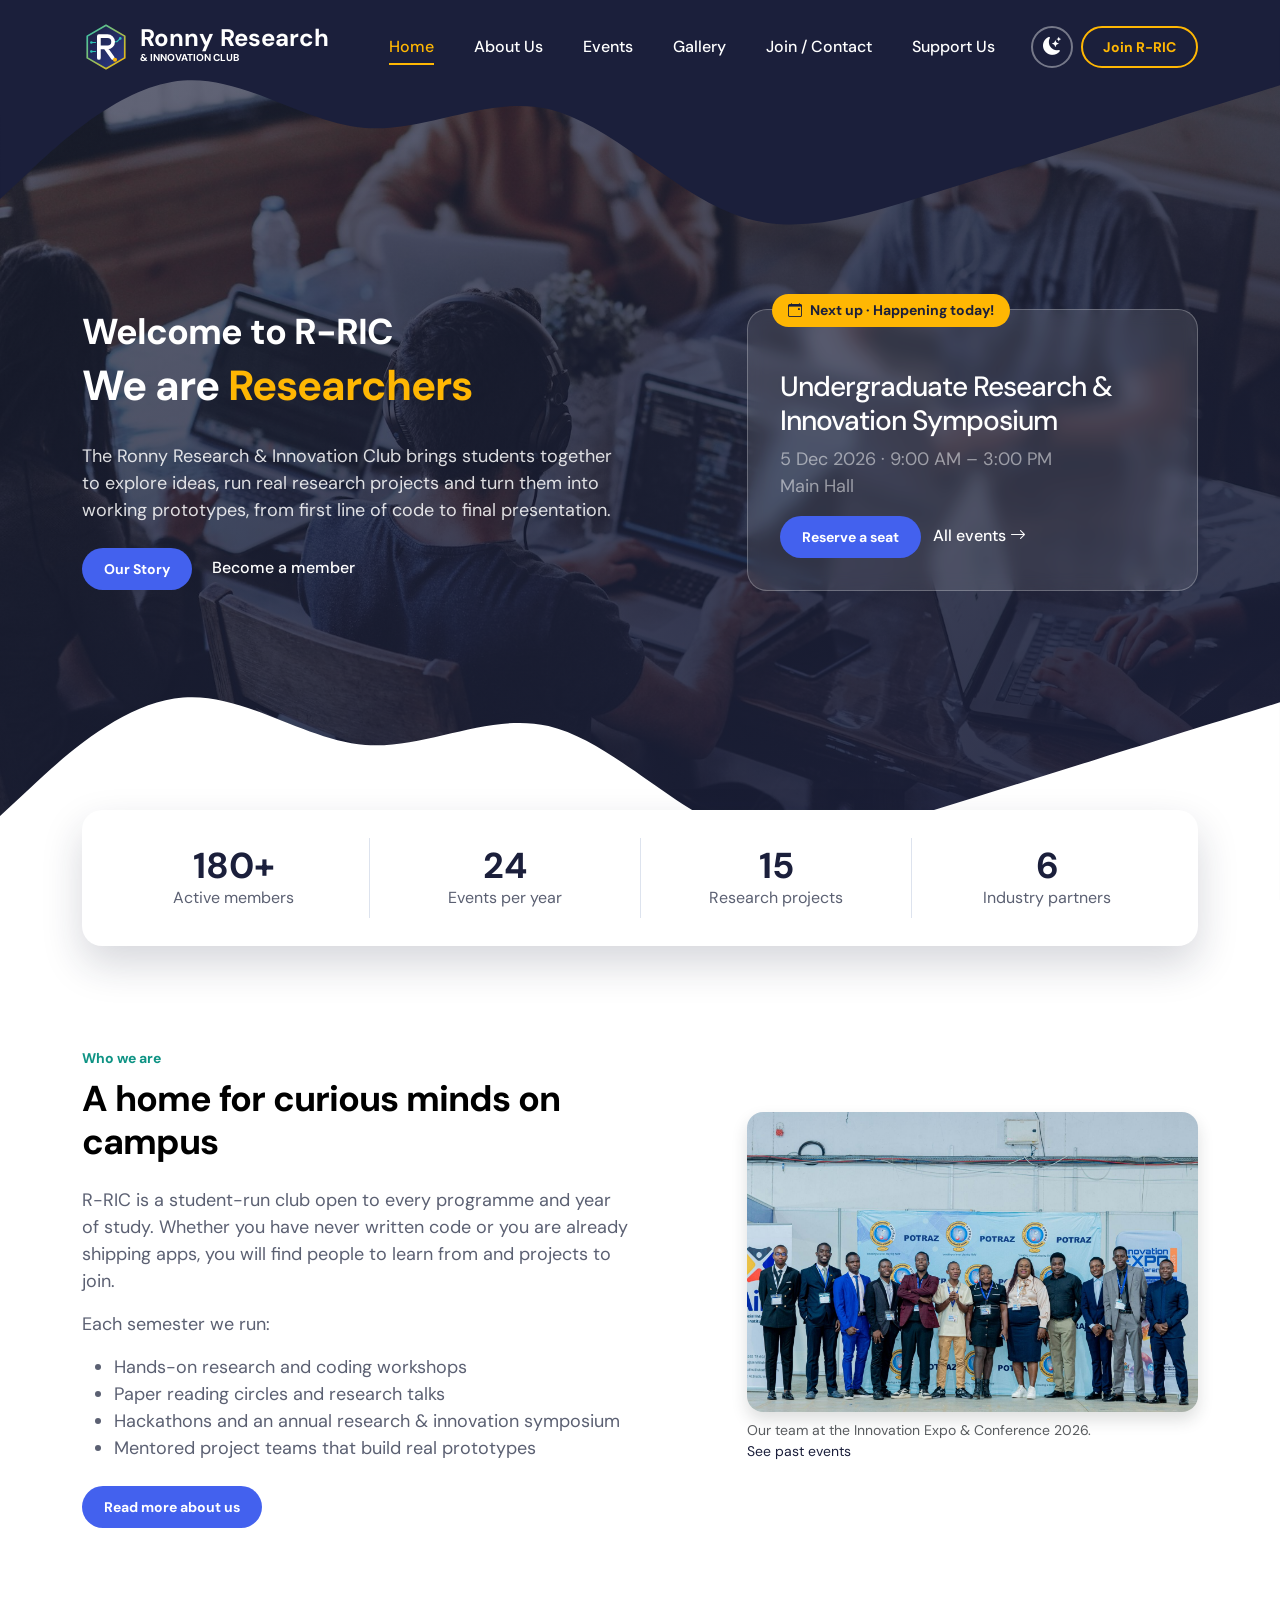
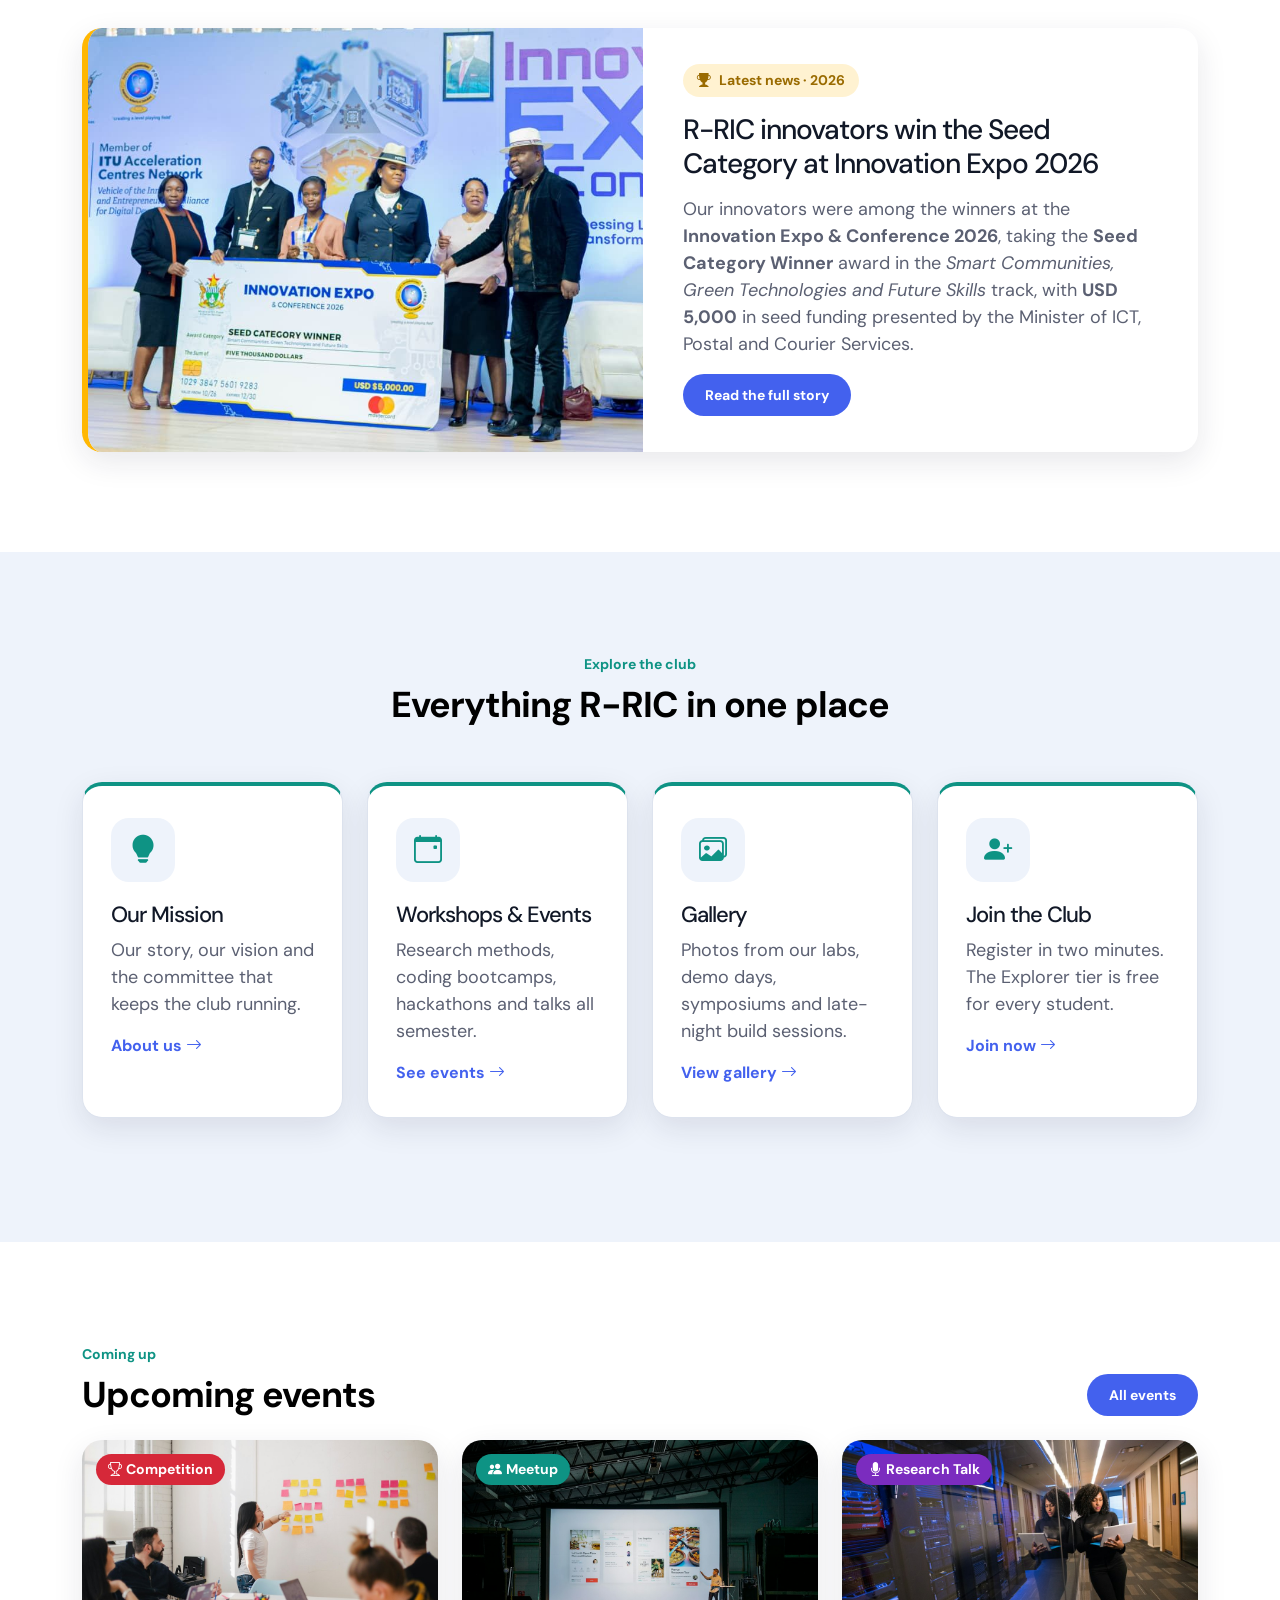
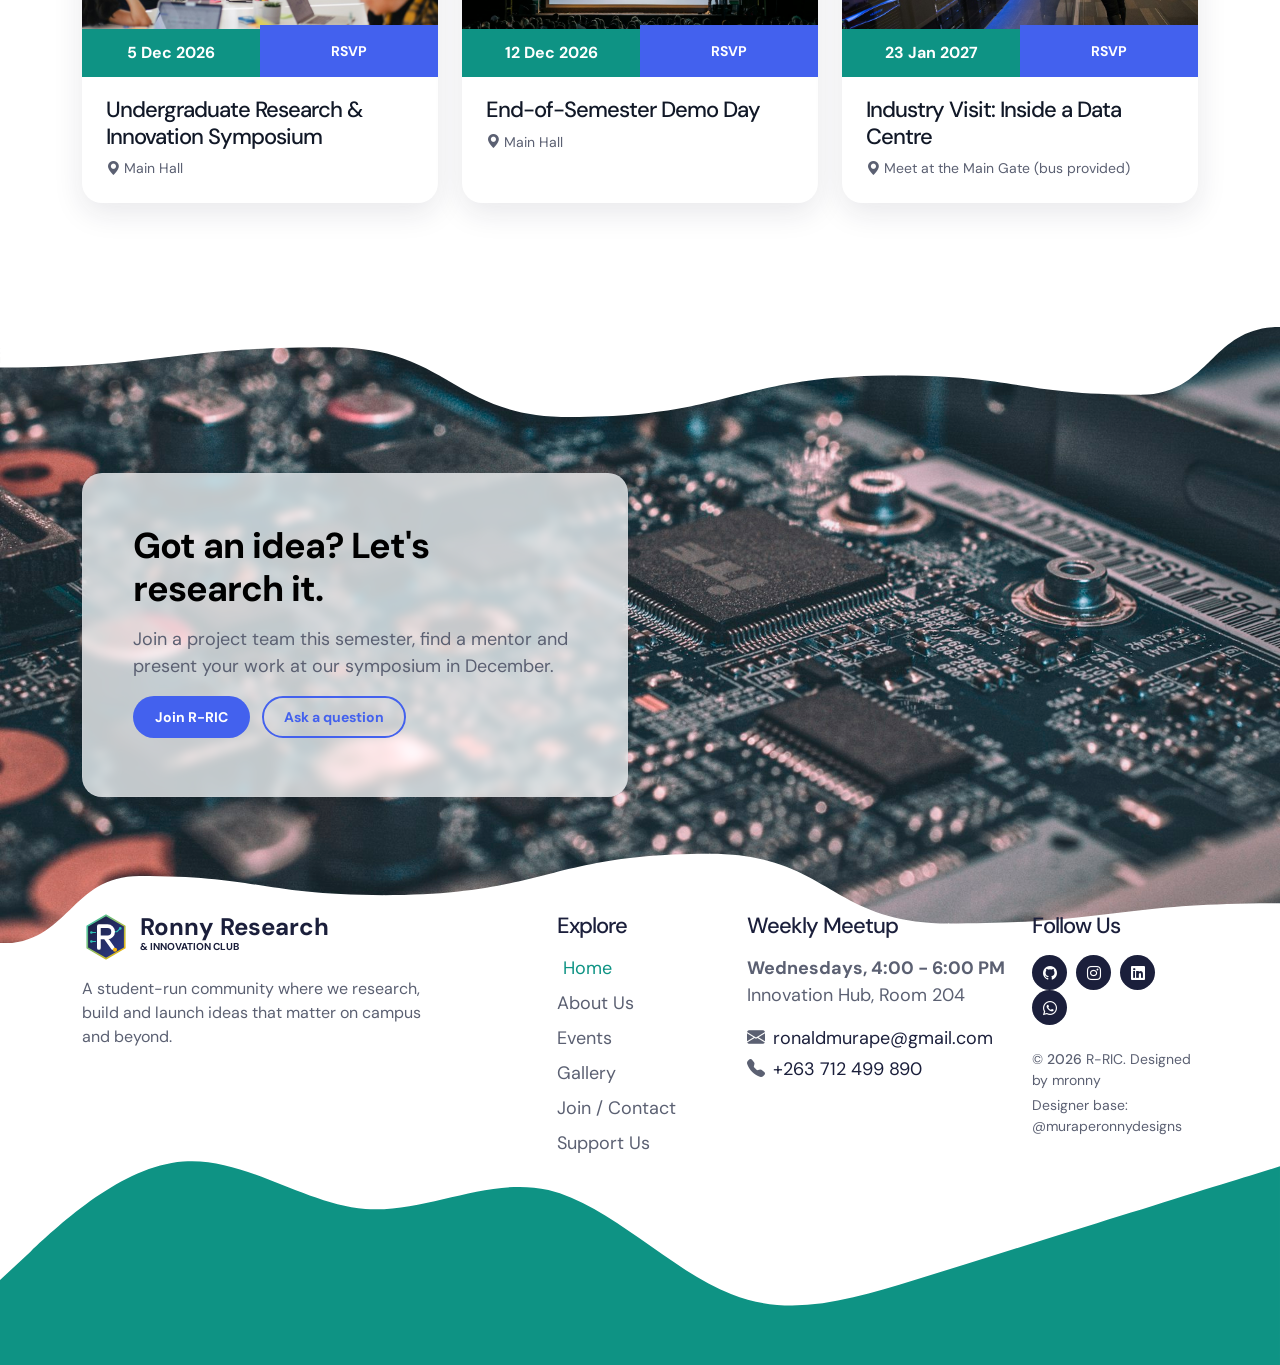
<file: index.html>
<!doctype html>
<html lang="en" data-theme="light">
    <head>
        <meta charset="utf-8">
        <meta name="viewport" content="width=device-width, initial-scale=1">

        <meta name="description" content="R-RIC, the Ronny Research &amp; Innovation Club: a student community for research, coding, hackathons and innovation.">
        <meta name="author" content="R-RIC Web Team">
        <meta name="theme-color" content="#1B1F3B">

        <title>Home | R-RIC · Ronny Research &amp; Innovation Club</title>

        <link rel="icon" type="image/png" href="images/favicon.png">

        <!-- CSS FILES -->
        <link rel="preconnect" href="https://fonts.googleapis.com">
        <link rel="preconnect" href="https://fonts.gstatic.com" crossorigin>
        <link href="https://fonts.googleapis.com/css2?family=DM+Sans:ital,wght@0,400;0,500;0,700;1,400&display=swap" rel="stylesheet">

        <link href="css/bootstrap.min.css" rel="stylesheet">
        <link href="css/bootstrap-icons.css" rel="stylesheet">
        <link href="css/templatemo-tiya-golf-club.css" rel="stylesheet">
        <link href="css/custom-styles.css?v=495b6f68" rel="stylesheet">

        <!-- Loaded in <head> so the saved light/dark theme is applied before the
             page paints. Everything else in main.js waits for DOMContentLoaded. -->
        <script src="js/main.js?v=495b6f68"></script>
<!--

Based on TemplateMo 587 Tiya Golf Club
https://templatemo.com/tm-587-tiya-golf-club

-->
    </head>

    <body>

        <a class="skip-link" href="#main-content">Skip to main content</a>

        <header class="site-header">
            <nav class="navbar navbar-expand-lg" aria-label="Main navigation">
                <div class="container">
                    <a class="navbar-brand d-flex align-items-center" href="index.html">
                        <img src="images/logo.svg" class="navbar-brand-image img-fluid" alt="R-RIC logo" width="48" height="48">
                        <span class="navbar-brand-text">
                            Ronny Research
                            <small>&amp; Innovation Club</small>
                        </span>
                    </a>

                    <button class="navbar-toggler" type="button" data-bs-toggle="collapse" data-bs-target="#navbarNav" aria-controls="navbarNav" aria-expanded="false" aria-label="Toggle navigation">
                        <span class="navbar-toggler-icon"></span>
                    </button>

                    <div class="collapse navbar-collapse" id="navbarNav">
                        <ul class="navbar-nav ms-lg-auto">
                        <li class="nav-item">
                            <a class="nav-link active" aria-current="page" href="index.html">Home</a>
                        </li>

                        <li class="nav-item">
                            <a class="nav-link" href="about.html">About Us</a>
                        </li>

                        <li class="nav-item">
                            <a class="nav-link" href="events.html">Events</a>
                        </li>

                        <li class="nav-item">
                            <a class="nav-link" href="gallery.html">Gallery</a>
                        </li>

                        <li class="nav-item">
                            <a class="nav-link" href="contact.html">Join / Contact</a>
                        </li>

                        <li class="nav-item">
                            <a class="nav-link" href="support.html">Support Us</a>
                        </li>
                        </ul>

                        <div class="nav-actions d-flex align-items-center gap-2 ms-lg-3">
                            <button type="button" class="theme-toggle" id="themeToggle" aria-label="Switch to dark mode" aria-pressed="false">
                                <i class="bi-moon-stars-fill"></i>
                            </button>

                            <a class="btn custom-btn custom-border-btn" href="contact.html#join">Join R-RIC</a>
                        </div>
                    </div>
                </div>
            </nav>
        </header>

        <main id="main-content">

            <!-- HERO -->
            <section class="hero-section d-flex justify-content-center align-items-center" aria-labelledby="hero-title">

                <div class="section-overlay"></div>

                <svg xmlns="http://www.w3.org/2000/svg" viewBox="0 0 1440 320" aria-hidden="true"><path fill="#1B1F3B" fill-opacity="1" d="M0,224L34.3,192C68.6,160,137,96,206,90.7C274.3,85,343,139,411,144C480,149,549,107,617,122.7C685.7,139,754,213,823,240C891.4,267,960,245,1029,224C1097.1,203,1166,181,1234,160C1302.9,139,1371,117,1406,106.7L1440,96L1440,0L1405.7,0C1371.4,0,1303,0,1234,0C1165.7,0,1097,0,1029,0C960,0,891,0,823,0C754.3,0,686,0,617,0C548.6,0,480,0,411,0C342.9,0,274,0,206,0C137.1,0,69,0,34,0L0,0Z"></path></svg>

                <div class="container">
                    <div class="row align-items-center">

                        <div class="col-lg-6 col-12 mb-5 mb-lg-0">
                            <h2 class="text-white">Welcome to R-RIC</h2>

                            <h1 id="hero-title" class="cd-headline rotate-1 text-white mb-4 pb-2">
                                <span>We are</span>
                                <span class="cd-words-wrapper">
                                    <b class="is-visible">Researchers</b>
                                    <b>Builders</b>
                                    <b>Innovators</b>
                                </span>
                            </h1>

                            <p class="hero-lead mb-4">The Ronny Research &amp; Innovation Club brings students together to explore ideas, run real research projects and turn them into working prototypes, from first line of code to final presentation.</p>

                            <div class="custom-btn-group">
                                <a href="about.html" class="btn custom-btn me-3">Our Story</a>

                                <a href="contact.html#join" class="link">Become a member</a>
                            </div>
                        </div>

                        <div class="col-lg-5 col-12 ms-lg-auto">
                            <aside class="next-event-card" id="nextEventCard" aria-live="polite">
                                <span class="next-event-label"><i class="bi-calendar-event me-2"></i>Next up</span>
                                <h3 class="text-white mt-3 mb-2">See what's on this month</h3>
                                <a href="events.html" class="btn custom-btn">View events</a>
                            </aside>
                        </div>

                    </div>
                </div>

                <svg xmlns="http://www.w3.org/2000/svg" viewBox="0 0 1440 320" aria-hidden="true"><path fill="#ffffff" fill-opacity="1" d="M0,224L34.3,192C68.6,160,137,96,206,90.7C274.3,85,343,139,411,144C480,149,549,107,617,122.7C685.7,139,754,213,823,240C891.4,267,960,245,1029,224C1097.1,203,1166,181,1234,160C1302.9,139,1371,117,1406,106.7L1440,96L1440,320L1405.7,320C1371.4,320,1303,320,1234,320C1165.7,320,1097,320,1029,320C960,320,891,320,823,320C754.3,320,686,320,617,320C548.6,320,480,320,411,320C342.9,320,274,320,206,320C137.1,320,69,320,34,320L0,320Z"></path></svg>
            </section>


            <!-- QUICK STATS -->
            <section class="stats-strip" aria-label="Club in numbers">
                <div class="container">
                    <div class="row stats-inner g-0">
                        <div class="col-lg-3 col-6 stat">
                            <span class="stat-number" data-count="180" data-suffix="+">180+</span>
                            <span class="stat-label">Active members</span>
                        </div>
                        <div class="col-lg-3 col-6 stat">
                            <span class="stat-number" data-count="24">24</span>
                            <span class="stat-label">Events per year</span>
                        </div>
                        <div class="col-lg-3 col-6 stat">
                            <span class="stat-number" data-count="15">15</span>
                            <span class="stat-label">Research projects</span>
                        </div>
                        <div class="col-lg-3 col-6 stat">
                            <span class="stat-number" data-count="6">6</span>
                            <span class="stat-label">Industry partners</span>
                        </div>
                    </div>
                </div>
            </section>


            <!-- INTRODUCTION -->
            <section class="section-padding" aria-labelledby="intro-title">
                <div class="container">
                    <div class="row align-items-center">

                        <div class="col-lg-6 col-12 mb-5 mb-lg-0">
                            <span class="section-label">Who we are</span>
                            <h2 id="intro-title" class="mb-4">A home for curious minds on campus</h2>

                            <p>R-RIC is a student-run club open to every programme and year of study. Whether you have never written code or you are already shipping apps, you will find people to learn from and projects to join.</p>

                            <p>Each semester we run:</p>

                            <ul class="mb-4">
                                <li>Hands-on research and coding workshops</li>
                                <li>Paper reading circles and research talks</li>
                                <li>Hackathons and an annual research &amp; innovation symposium</li>
                                <li>Mentored project teams that build real prototypes</li>
                            </ul>

                            <a href="about.html" class="btn custom-btn">Read more about us</a>
                        </div>

                        <div class="col-lg-5 col-12 ms-lg-auto">
                            <figure class="mb-0">
                                <img src="images/gallery/innovation-expo-2026-team.jpg" class="img-fluid rounded-4 shadow" alt="R-RIC members standing together at the Innovation Expo &amp; Conference 2026" loading="lazy">
                                <figcaption class="small text-muted mt-2">Our team at the Innovation Expo &amp; Conference 2026. <a href="events.html#past-events">See past events</a></figcaption>
                            </figure>
                        </div>

                    </div>
                </div>
            </section>


            <!-- LATEST NEWS -->
            <section class="section-padding pt-0" aria-labelledby="news-title">
                <div class="container">
                    <article class="news-feature">
                        <div class="row g-0 align-items-stretch">
                            <div class="col-lg-6 col-12 news-feature-media">
                                <img src="images/gallery/innovation-expo-2026-seed-award.jpg" class="news-feature-image" alt="Award winners on stage holding a USD 5,000 Seed Category Winner cheque at the Innovation Expo &amp; Conference 2026" loading="lazy">
                            </div>

                            <div class="col-lg-6 col-12">
                                <div class="news-feature-body">
                                    <span class="news-kicker"><i class="bi-trophy-fill me-2"></i>Latest news · 2026</span>
                                    <h2 id="news-title" class="h3 mt-3 mb-3">R-RIC innovators win the Seed Category at Innovation Expo 2026</h2>
                                    <p>Our innovators were among the winners at the <strong>Innovation Expo &amp; Conference 2026</strong>, taking the <strong>Seed Category Winner</strong> award in the <em>Smart Communities, Green Technologies and Future Skills</em> track, with <strong>USD 5,000</strong> in seed funding presented by the Minister of ICT, Postal and Courier Services.</p>
                                    <a href="events.html#winners" class="btn custom-btn">Read the full story</a>
                                </div>
                            </div>
                        </div>
                    </article>
                </div>
            </section>


            <!-- HIGHLIGHTS: links to every subpage -->
            <section class="section-bg section-padding" aria-labelledby="highlights-title">
                <div class="container">
                    <div class="row">

                        <div class="col-lg-8 col-12 mx-auto text-center mb-5 heading-row">
                            <span class="section-label">Explore the club</span>
                            <h2 id="highlights-title">Everything R-RIC in one place</h2>
                        </div>

                        <div class="col-lg-3 col-md-6 col-12">
                            <article class="highlight-card">
                                <span class="highlight-icon"><i class="bi-lightbulb-fill"></i></span>
                                <h3 class="h5">Our Mission</h3>
                                <p>Our story, our vision and the committee that keeps the club running.</p>
                                <a href="about.html" class="link-arrow">About us <i class="bi-arrow-right"></i></a>
                            </article>
                        </div>

                        <div class="col-lg-3 col-md-6 col-12">
                            <article class="highlight-card">
                                <span class="highlight-icon"><i class="bi-calendar-event"></i></span>
                                <h3 class="h5">Workshops &amp; Events</h3>
                                <p>Research methods, coding bootcamps, hackathons and talks all semester.</p>
                                <a href="events.html" class="link-arrow">See events <i class="bi-arrow-right"></i></a>
                            </article>
                        </div>

                        <div class="col-lg-3 col-md-6 col-12">
                            <article class="highlight-card">
                                <span class="highlight-icon"><i class="bi-images"></i></span>
                                <h3 class="h5">Gallery</h3>
                                <p>Photos from our labs, demo days, symposiums and late-night build sessions.</p>
                                <a href="gallery.html" class="link-arrow">View gallery <i class="bi-arrow-right"></i></a>
                            </article>
                        </div>

                        <div class="col-lg-3 col-md-6 col-12">
                            <article class="highlight-card">
                                <span class="highlight-icon"><i class="bi-person-plus-fill"></i></span>
                                <h3 class="h5">Join the Club</h3>
                                <p>Register in two minutes. The Explorer tier is free for every student.</p>
                                <a href="contact.html#join" class="link-arrow">Join now <i class="bi-arrow-right"></i></a>
                            </article>
                        </div>

                    </div>
                </div>
            </section>


            <!-- UPCOMING EVENTS PREVIEW (rendered by js/main.js) -->
            <section class="section-padding" aria-labelledby="upcoming-title">
                <div class="container">
                    <div class="row align-items-end mb-4">
                        <div class="col-lg-8 col-12">
                            <span class="section-label">Coming up</span>
                            <h2 id="upcoming-title" class="mb-0">Upcoming events</h2>
                        </div>
                        <div class="col-lg-4 col-12 text-lg-end mt-3 mt-lg-0">
                            <a href="events.html" class="btn custom-btn">All events</a>
                        </div>
                    </div>

                    <div class="row" id="homeEvents">
                        <noscript>
                            <p class="col-12">Enable JavaScript to see upcoming events, or visit the <a href="events.html">events page</a>.</p>
                        </noscript>
                    </div>
                </div>
            </section>


            <!-- CALL TO ACTION -->
            <section class="section-bg-image" aria-labelledby="cta-title">
                <svg viewBox="0 0 1265 144" xmlns="http://www.w3.org/2000/svg" aria-hidden="true"><path fill="rgba(255, 255, 255, 1)" d="M 0 40 C 164 40 164 20 328 20 L 328 20 L 328 0 L 0 0 Z" stroke-width="0"></path> <path fill="rgba(255, 255, 255, 1)" d="M 327 20 C 445.5 20 445.5 89 564 89 L 564 89 L 564 0 L 327 0 Z" stroke-width="0"></path> <path fill="rgba(255, 255, 255, 1)" d="M 563 89 C 724.5 89 724.5 48 886 48 L 886 48 L 886 0 L 563 0 Z" stroke-width="0"></path><path fill="rgba(255, 255, 255, 1)" d="M 885 48 C 1006.5 48 1006.5 67 1128 67 L 1128 67 L 1128 0 L 885 0 Z" stroke-width="0"></path><path fill="rgba(255, 255, 255, 1)" d="M 1127 67 C 1196 67 1196 0 1265 0 L 1265 0 L 1265 0 L 1127 0 Z" stroke-width="0"></path></svg>

                <div class="container">
                    <div class="row">
                        <div class="col-lg-6 col-12">
                            <div class="section-bg-image-block">
                                <h2 id="cta-title" class="mb-lg-3">Got an idea? Let's research it.</h2>

                                <p>Join a project team this semester, find a mentor and present your work at our symposium in December.</p>

                                <a href="contact.html#join" class="btn custom-btn me-2 mb-2">Join R-RIC</a>
                                <a href="contact.html#message" class="btn custom-btn custom-border-btn mb-2">Ask a question</a>
                            </div>
                        </div>
                    </div>
                </div>

                <svg viewBox="0 0 1265 144" xmlns="http://www.w3.org/2000/svg" aria-hidden="true"><path fill="rgba(255, 255, 255, 1)" d="M 0 40 C 164 40 164 20 328 20 L 328 20 L 328 0 L 0 0 Z" stroke-width="0"></path> <path fill="rgba(255, 255, 255, 1)" d="M 327 20 C 445.5 20 445.5 89 564 89 L 564 89 L 564 0 L 327 0 Z" stroke-width="0"></path> <path fill="rgba(255, 255, 255, 1)" d="M 563 89 C 724.5 89 724.5 48 886 48 L 886 48 L 886 0 L 563 0 Z" stroke-width="0"></path><path fill="rgba(255, 255, 255, 1)" d="M 885 48 C 1006.5 48 1006.5 67 1128 67 L 1128 67 L 1128 0 L 885 0 Z" stroke-width="0"></path><path fill="rgba(255, 255, 255, 1)" d="M 1127 67 C 1196 67 1196 0 1265 0 L 1265 0 L 1265 0 L 1127 0 Z" stroke-width="0"></path></svg>
            </section>

        </main>

        <footer class="site-footer">
            <div class="container">
                <div class="row">

                    <div class="col-lg-4 col-12 me-auto mb-5 mb-lg-0">
                        <a class="navbar-brand d-flex align-items-center" href="index.html">
                            <img src="images/logo.svg" class="navbar-brand-image img-fluid" alt="" width="48" height="48">
                            <span class="navbar-brand-text">
                                Ronny Research
                                <small>&amp; Innovation Club</small>
                            </span>
                        </a>

                        <p class="footer-tagline">A student-run community where we research, build and launch ideas that matter on campus and beyond.</p>
                    </div>

                    <nav class="col-lg-2 col-md-4 col-6 mb-4 mb-lg-0" aria-label="Footer navigation">
                        <h5 class="site-footer-title mb-3">Explore</h5>

                        <ul class="footer-links">
                        <li><a href="index.html" aria-current="page">Home</a></li>
                        <li><a href="about.html">About Us</a></li>
                        <li><a href="events.html">Events</a></li>
                        <li><a href="gallery.html">Gallery</a></li>
                        <li><a href="contact.html">Join / Contact</a></li>
                        <li><a href="support.html">Support Us</a></li>
                        </ul>
                    </nav>

                    <div class="col-lg-3 col-md-4 col-6 mb-4 mb-lg-0">
                        <h5 class="site-footer-title mb-3">Weekly Meetup</h5>

                        <p class="mb-3">
                            <strong>Wednesdays, 4:00 - 6:00 PM</strong><br>
                            Innovation Hub, Room 204
                        </p>

                        <p class="mb-1"><i class="bi-envelope-fill me-2"></i><a href="mailto:ronaldmurape@gmail.com">ronaldmurape@gmail.com</a></p>
                        <p class="mb-0"><i class="bi-telephone-fill me-2"></i><a href="tel:+263712499890">+263 712 499 890</a></p>
                    </div>

                    <div class="col-lg-2 col-md-4 col-12">
                        <h5 class="site-footer-title mb-3">Follow Us</h5>

                        <ul class="social-icon mb-4">
                            <li class="social-icon-item">
                                <a href="#" class="social-icon-link bi-github" aria-label="R-RIC on GitHub"></a>
                            </li>

                            <li class="social-icon-item">
                                <a href="#" class="social-icon-link bi-instagram" aria-label="R-RIC on Instagram"></a>
                            </li>

                            <li class="social-icon-item">
                                <a href="#" class="social-icon-link bi-linkedin" aria-label="R-RIC on LinkedIn"></a>
                            </li>

                            <li class="social-icon-item">
                                <a href="#" class="social-icon-link bi-whatsapp" aria-label="R-RIC WhatsApp community"></a>
                            </li>
                        </ul>

                        <p class="copyright-text mb-1">&copy; <span id="year">2026</span> R-RIC. Designed by mronny</p>
                        <p class="copyright-text">Designer base: @muraperonnydesigns</p>
                    </div>

                </div>
            </div>

            <svg xmlns="http://www.w3.org/2000/svg" viewBox="0 0 1440 320" aria-hidden="true"><path fill="#0E9384" fill-opacity="1" d="M0,224L34.3,192C68.6,160,137,96,206,90.7C274.3,85,343,139,411,144C480,149,549,107,617,122.7C685.7,139,754,213,823,240C891.4,267,960,245,1029,224C1097.1,203,1166,181,1234,160C1302.9,139,1371,117,1406,106.7L1440,96L1440,320L1405.7,320C1371.4,320,1303,320,1234,320C1165.7,320,1097,320,1029,320C960,320,891,320,823,320C754.3,320,686,320,617,320C548.6,320,480,320,411,320C342.9,320,274,320,206,320C137.1,320,69,320,34,320L0,320Z"></path></svg>
        </footer>

        <button type="button" class="back-to-top" id="backToTop" aria-label="Back to top">
            <i class="bi-arrow-up"></i>
        </button>

        <!-- JAVASCRIPT FILES -->
        <script src="js/jquery.min.js"></script>
        <script src="js/bootstrap.bundle.min.js"></script>
        <script src="js/jquery.sticky.js"></script>
        <script src="js/animated-headline.js"></script>

    </body>
</html>
</file>
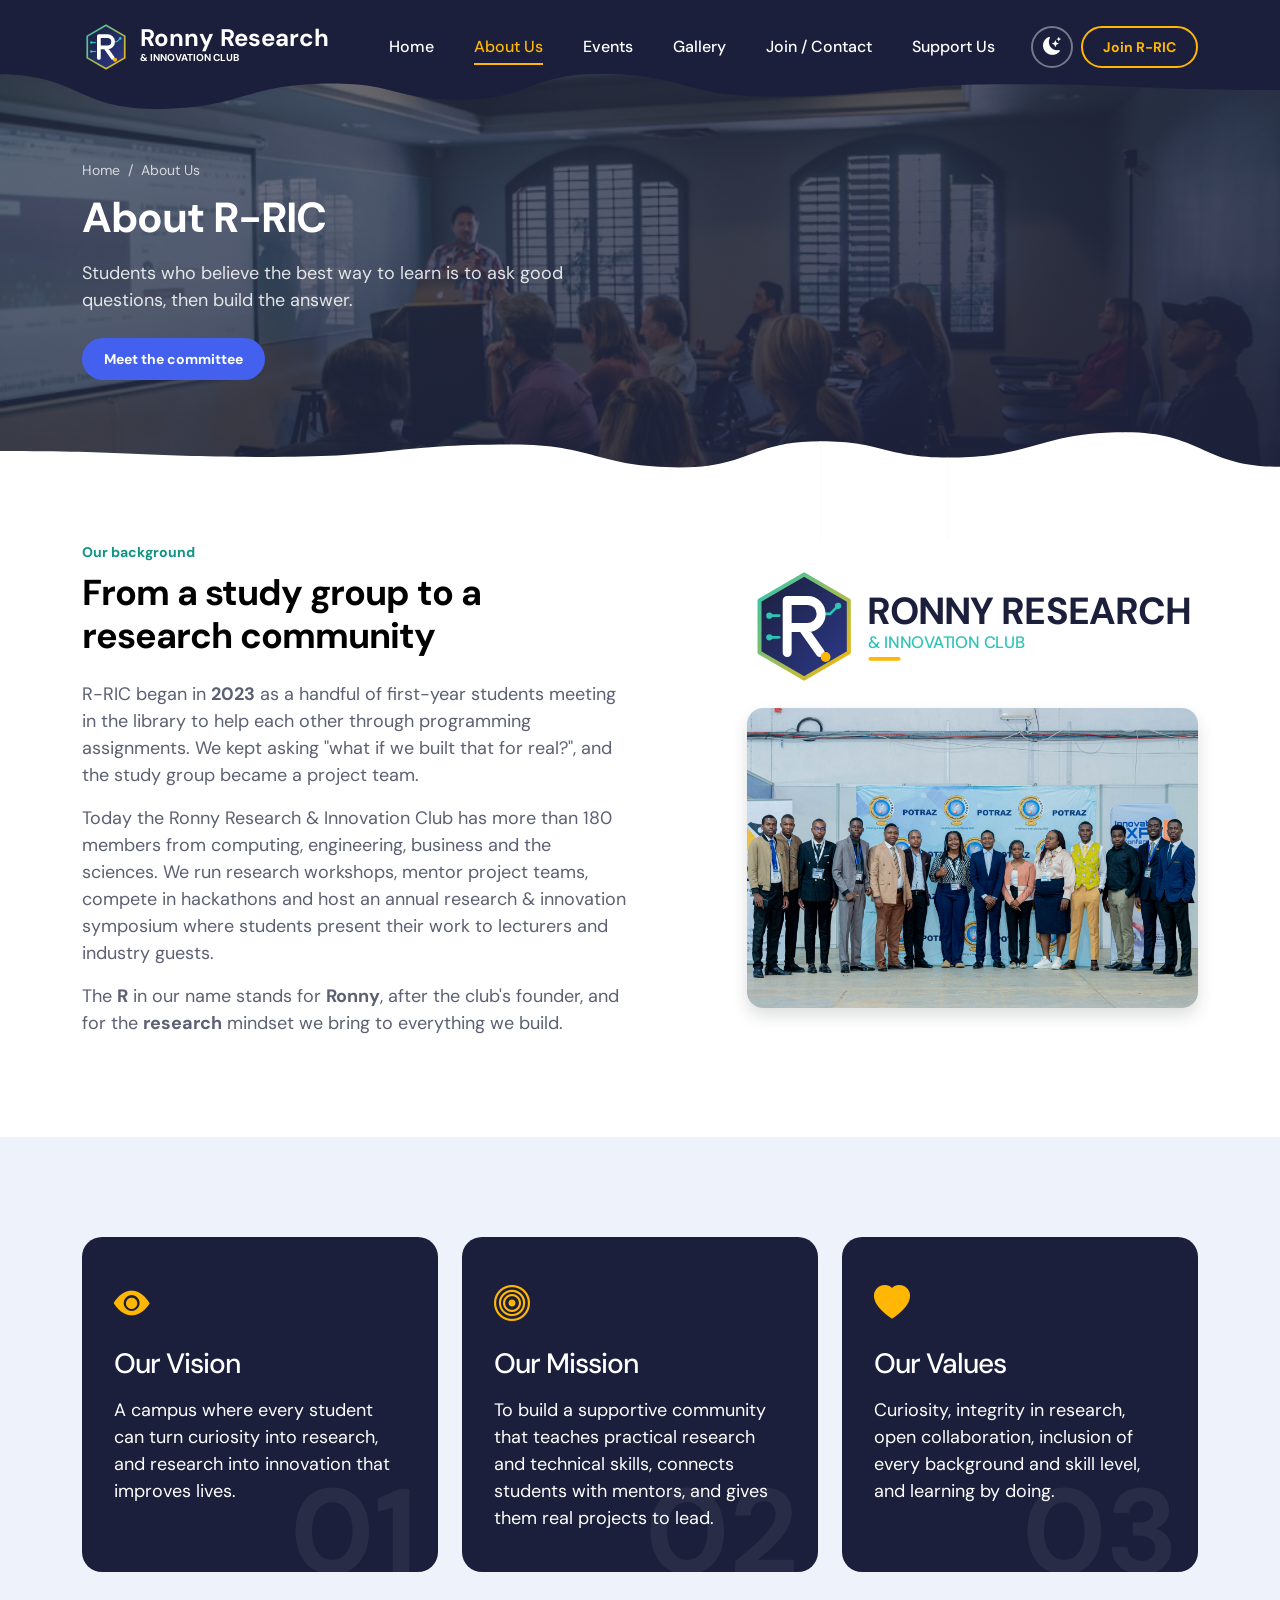
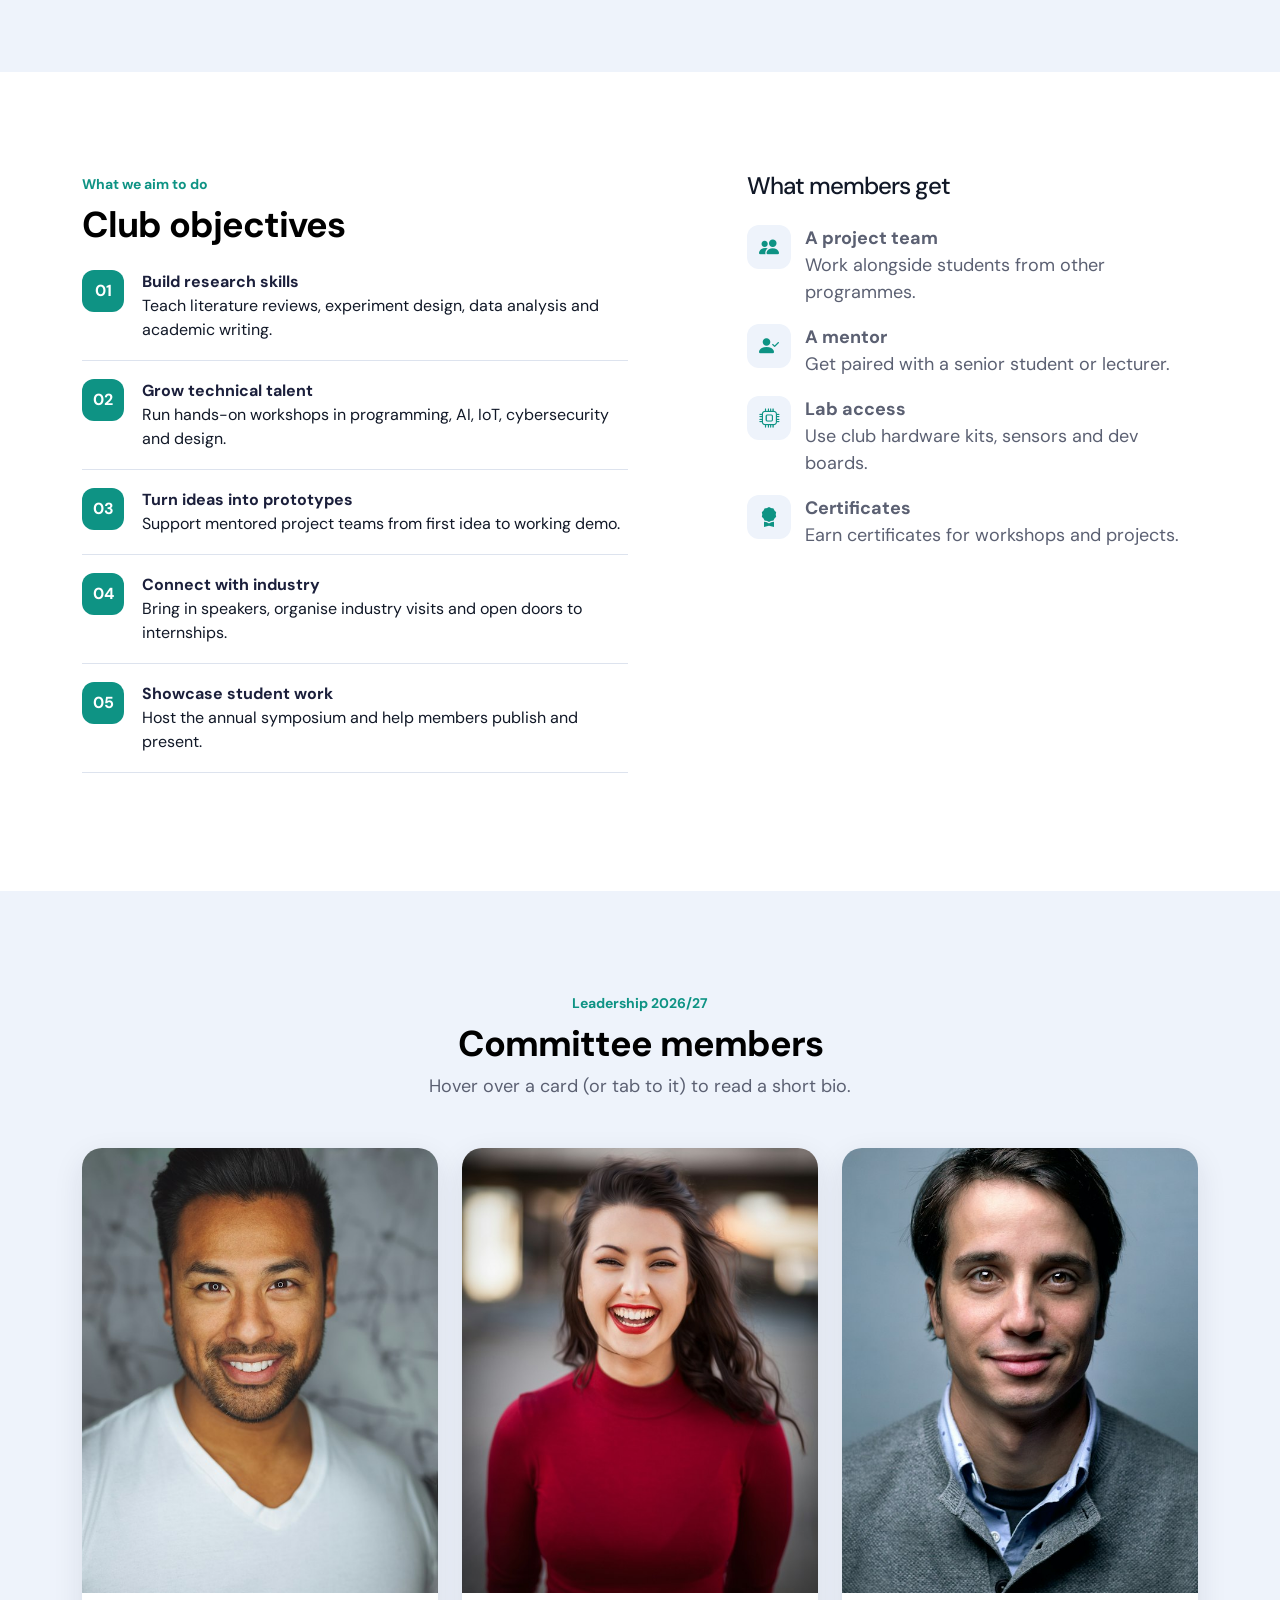
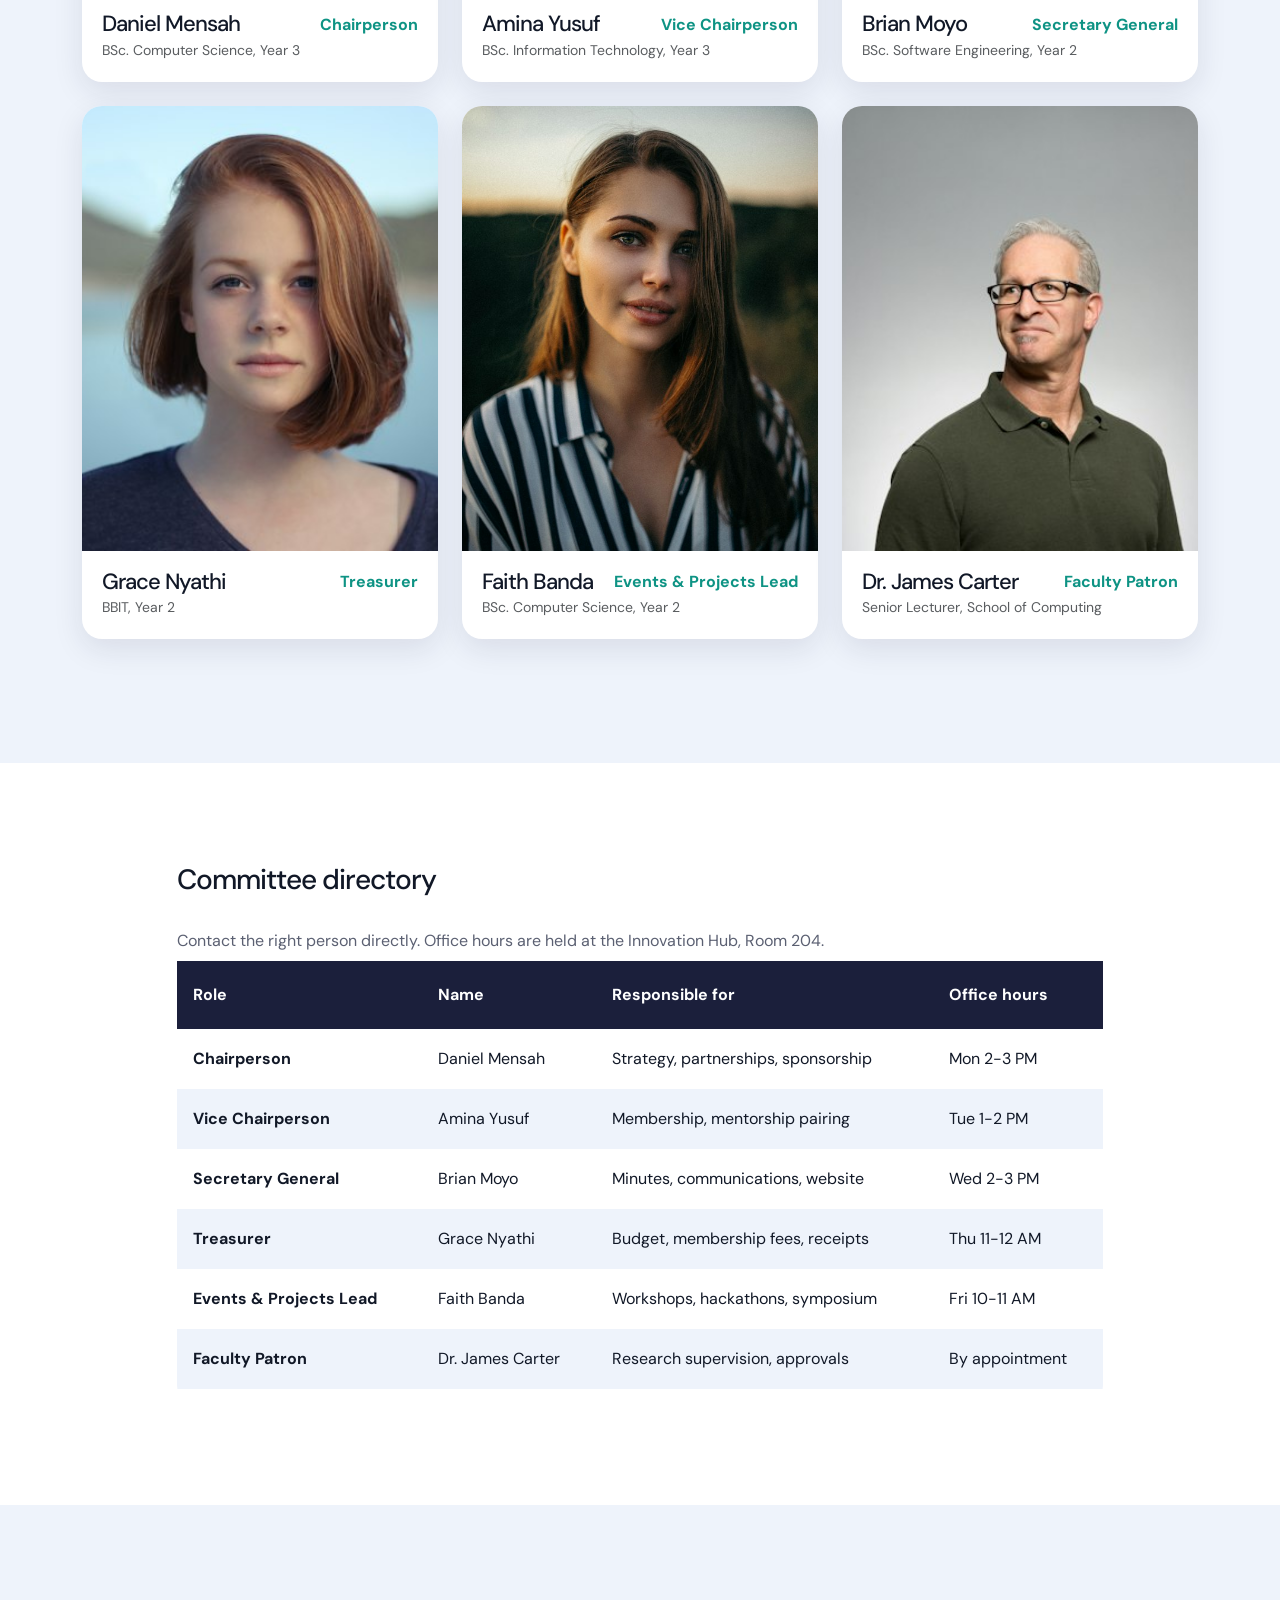
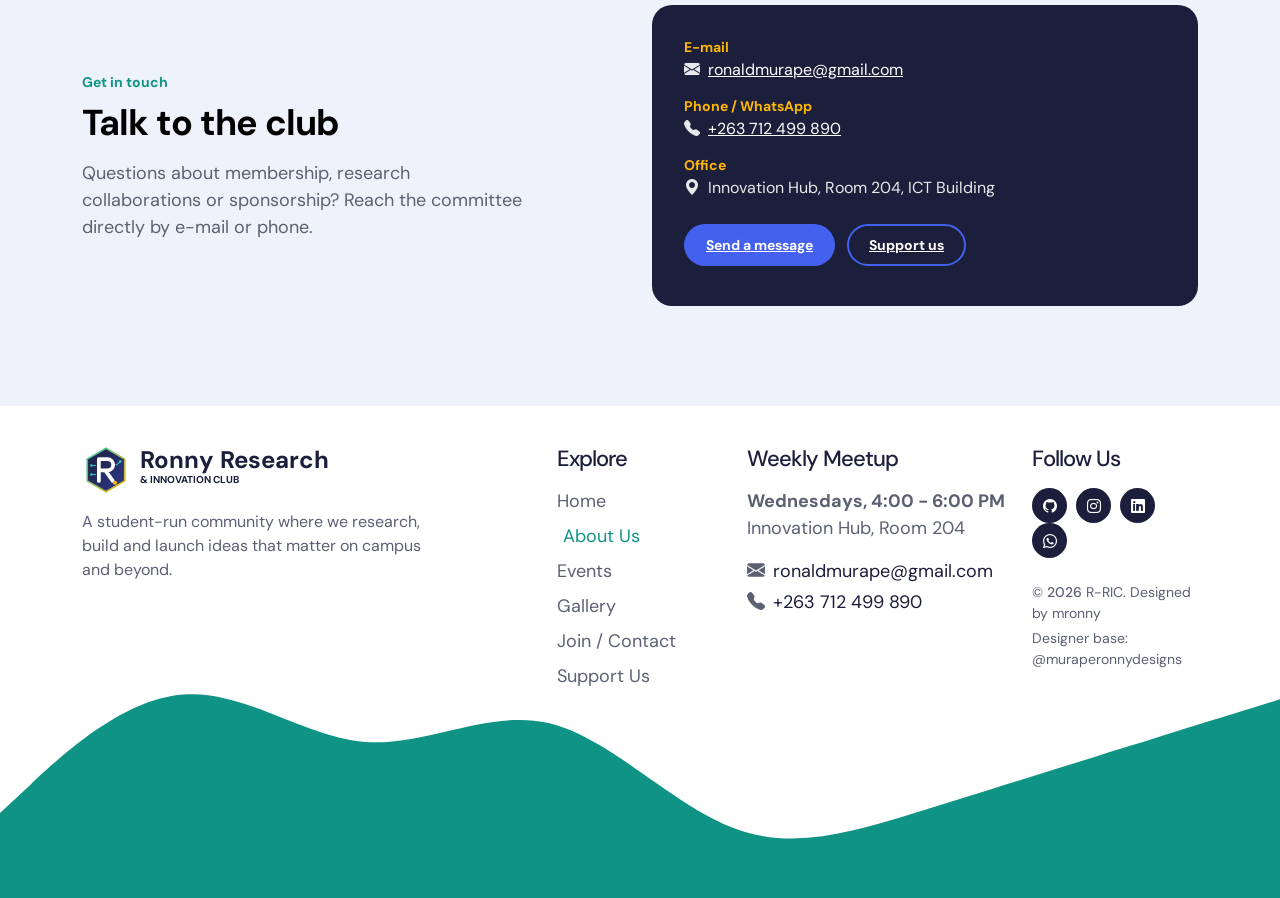
<file: about.html>
<!doctype html>
<html lang="en" data-theme="light">
    <head>
        <meta charset="utf-8">
        <meta name="viewport" content="width=device-width, initial-scale=1">

        <meta name="description" content="The story, vision, mission, objectives and committee of the Ronny Research &amp; Innovation Club.">
        <meta name="author" content="R-RIC Web Team">
        <meta name="theme-color" content="#1B1F3B">

        <title>About Us | R-RIC · Ronny Research &amp; Innovation Club</title>

        <link rel="icon" type="image/png" href="images/favicon.png">

        <!-- CSS FILES -->
        <link rel="preconnect" href="https://fonts.googleapis.com">
        <link rel="preconnect" href="https://fonts.gstatic.com" crossorigin>
        <link href="https://fonts.googleapis.com/css2?family=DM+Sans:ital,wght@0,400;0,500;0,700;1,400&display=swap" rel="stylesheet">

        <link href="css/bootstrap.min.css" rel="stylesheet">
        <link href="css/bootstrap-icons.css" rel="stylesheet">
        <link href="css/templatemo-tiya-golf-club.css" rel="stylesheet">
        <link href="css/custom-styles.css?v=495b6f68" rel="stylesheet">

        <!-- Loaded in <head> so the saved light/dark theme is applied before the
             page paints. Everything else in main.js waits for DOMContentLoaded. -->
        <script src="js/main.js?v=495b6f68"></script>
<!--

Based on TemplateMo 587 Tiya Golf Club
https://templatemo.com/tm-587-tiya-golf-club

-->
    </head>

    <body>

        <a class="skip-link" href="#main-content">Skip to main content</a>

        <header class="site-header">
            <nav class="navbar navbar-expand-lg" aria-label="Main navigation">
                <div class="container">
                    <a class="navbar-brand d-flex align-items-center" href="index.html">
                        <img src="images/logo.svg" class="navbar-brand-image img-fluid" alt="R-RIC logo" width="48" height="48">
                        <span class="navbar-brand-text">
                            Ronny Research
                            <small>&amp; Innovation Club</small>
                        </span>
                    </a>

                    <button class="navbar-toggler" type="button" data-bs-toggle="collapse" data-bs-target="#navbarNav" aria-controls="navbarNav" aria-expanded="false" aria-label="Toggle navigation">
                        <span class="navbar-toggler-icon"></span>
                    </button>

                    <div class="collapse navbar-collapse" id="navbarNav">
                        <ul class="navbar-nav ms-lg-auto">
                        <li class="nav-item">
                            <a class="nav-link" href="index.html">Home</a>
                        </li>

                        <li class="nav-item">
                            <a class="nav-link active" aria-current="page" href="about.html">About Us</a>
                        </li>

                        <li class="nav-item">
                            <a class="nav-link" href="events.html">Events</a>
                        </li>

                        <li class="nav-item">
                            <a class="nav-link" href="gallery.html">Gallery</a>
                        </li>

                        <li class="nav-item">
                            <a class="nav-link" href="contact.html">Join / Contact</a>
                        </li>

                        <li class="nav-item">
                            <a class="nav-link" href="support.html">Support Us</a>
                        </li>
                        </ul>

                        <div class="nav-actions d-flex align-items-center gap-2 ms-lg-3">
                            <button type="button" class="theme-toggle" id="themeToggle" aria-label="Switch to dark mode" aria-pressed="false">
                                <i class="bi-moon-stars-fill"></i>
                            </button>

                            <a class="btn custom-btn custom-border-btn" href="contact.html#join">Join R-RIC</a>
                        </div>
                    </div>
                </div>
            </nav>
        </header>

        <main id="main-content">

            <!-- PAGE HERO -->
            <section class="hero-section hero-50 hero-about d-flex justify-content-center align-items-center" aria-labelledby="page-title">

                <div class="section-overlay"></div>

                <svg viewBox="0 0 1962 178" xmlns="http://www.w3.org/2000/svg" aria-hidden="true"><path fill="#1B1F3B" d="M 0 114 C 118.5 114 118.5 167 237 167 L 237 167 L 237 0 L 0 0 Z" stroke-width="0"></path> <path fill="#1B1F3B" d="M 236 167 C 373 167 373 128 510 128 L 510 128 L 510 0 L 236 0 Z" stroke-width="0"></path> <path fill="#1B1F3B" d="M 509 128 C 607 128 607 153 705 153 L 705 153 L 705 0 L 509 0 Z" stroke-width="0"></path><path fill="#1B1F3B" d="M 704 153 C 812 153 812 113 920 113 L 920 113 L 920 0 L 704 0 Z" stroke-width="0"></path><path fill="#1B1F3B" d="M 919 113 C 1048.5 113 1048.5 148 1178 148 L 1178 148 L 1178 0 L 919 0 Z" stroke-width="0"></path><path fill="#1B1F3B" d="M 1177 148 C 1359.5 148 1359.5 129 1542 129 L 1542 129 L 1542 0 L 1177 0 Z" stroke-width="0"></path><path fill="#1B1F3B" d="M 1541 129 C 1751.5 129 1751.5 138 1962 138 L 1962 138 L 1962 0 L 1541 0 Z" stroke-width="0"></path></svg>

                <div class="container">
                    <div class="row">
                        <div class="col-lg-7 col-12">
                            <nav class="breadcrumb-nav" aria-label="Breadcrumb">
                                <ol>
                                    <li><a href="index.html">Home</a></li>
                                    <li aria-current="page">About Us</li>
                                </ol>
                            </nav>

                            <h1 id="page-title" class="text-white mb-3">About R-RIC</h1>

                            <p class="hero-lead mb-4">Students who believe the best way to learn is to ask good questions, then build the answer.</p>

                            <a href="#committee" class="btn custom-btn">Meet the committee</a>
                        </div>
                    </div>
                </div>

                <svg viewBox="0 0 1962 178" xmlns="http://www.w3.org/2000/svg" aria-hidden="true"><path fill="#ffffff" d="M 0 114 C 118.5 114 118.5 167 237 167 L 237 167 L 237 0 L 0 0 Z" stroke-width="0"></path> <path fill="#ffffff" d="M 236 167 C 373 167 373 128 510 128 L 510 128 L 510 0 L 236 0 Z" stroke-width="0"></path> <path fill="#ffffff" d="M 509 128 C 607 128 607 153 705 153 L 705 153 L 705 0 L 509 0 Z" stroke-width="0"></path><path fill="#ffffff" d="M 704 153 C 812 153 812 113 920 113 L 920 113 L 920 0 L 704 0 Z" stroke-width="0"></path><path fill="#ffffff" d="M 919 113 C 1048.5 113 1048.5 148 1178 148 L 1178 148 L 1178 0 L 919 0 Z" stroke-width="0"></path><path fill="#ffffff" d="M 1177 148 C 1359.5 148 1359.5 129 1542 129 L 1542 129 L 1542 0 L 1177 0 Z" stroke-width="0"></path><path fill="#ffffff" d="M 1541 129 C 1751.5 129 1751.5 138 1962 138 L 1962 138 L 1962 0 L 1541 0 Z" stroke-width="0"></path></svg>
            </section>


            <!-- BACKGROUND -->
            <section class="section-padding" aria-labelledby="story-title">
                <div class="container">
                    <div class="row align-items-center">

                        <div class="col-lg-6 col-12 mb-5 mb-lg-0">
                            <span class="section-label">Our background</span>
                            <h2 id="story-title" class="mb-4">From a study group to a research community</h2>

                            <p>R-RIC began in <strong>2023</strong> as a handful of first-year students meeting in the library to help each other through programming assignments. We kept asking "what if we built that for real?", and the study group became a project team.</p>

                            <p>Today the Ronny Research &amp; Innovation Club has more than 180 members from computing, engineering, business and the sciences. We run research workshops, mentor project teams, compete in hackathons and host an annual research &amp; innovation symposium where students present their work to lecturers and industry guests.</p>

                            <p class="mb-0">The <strong>R</strong> in our name stands for <strong>Ronny</strong>, after the club's founder, and for the <strong>research</strong> mindset we bring to everything we build.</p>
                        </div>

                        <div class="col-lg-5 col-12 ms-lg-auto text-center">
                            <img src="images/logo-full.svg" class="img-fluid mb-4 logo-full" alt="Ronny Research &amp; Innovation Club logo" width="530" height="128">
                            <img src="images/gallery/innovation-expo-2026-delegation.jpg" class="img-fluid rounded-4 shadow" alt="The R-RIC delegation at the Innovation Expo 2026" loading="lazy">
                        </div>

                    </div>
                </div>
            </section>


            <!-- VISION / MISSION / VALUES -->
            <section class="section-bg section-padding" aria-labelledby="vm-title">
                <div class="container">
                    <h2 id="vm-title" class="visually-hidden">Vision, mission and values</h2>

                    <div class="row g-4">
                        <div class="col-lg-4 col-12">
                            <article class="vm-card" data-number="01">
                                <i class="bi-eye-fill d-block mb-3" aria-hidden="true"></i>
                                <h3 class="mb-3">Our Vision</h3>
                                <p class="mb-0">A campus where every student can turn curiosity into research, and research into innovation that improves lives.</p>
                            </article>
                        </div>

                        <div class="col-lg-4 col-12">
                            <article class="vm-card" data-number="02">
                                <i class="bi-bullseye d-block mb-3" aria-hidden="true"></i>
                                <h3 class="mb-3">Our Mission</h3>
                                <p class="mb-0">To build a supportive community that teaches practical research and technical skills, connects students with mentors, and gives them real projects to lead.</p>
                            </article>
                        </div>

                        <div class="col-lg-4 col-12">
                            <article class="vm-card" data-number="03">
                                <i class="bi-heart-fill d-block mb-3" aria-hidden="true"></i>
                                <h3 class="mb-3">Our Values</h3>
                                <p class="mb-0">Curiosity, integrity in research, open collaboration, inclusion of every background and skill level, and learning by doing.</p>
                            </article>
                        </div>
                    </div>
                </div>
            </section>


            <!-- OBJECTIVES -->
            <section class="section-padding" aria-labelledby="objectives-title">
                <div class="container">
                    <div class="row">

                        <div class="col-lg-6 col-12 mb-5 mb-lg-0">
                            <span class="section-label">What we aim to do</span>
                            <h2 id="objectives-title" class="mb-4">Club objectives</h2>

                            <ol class="objective-list">
                                <li><strong>Build research skills</strong> Teach literature reviews, experiment design, data analysis and academic writing.</li>
                                <li><strong>Grow technical talent</strong> Run hands-on workshops in programming, AI, IoT, cybersecurity and design.</li>
                                <li><strong>Turn ideas into prototypes</strong> Support mentored project teams from first idea to working demo.</li>
                                <li><strong>Connect with industry</strong> Bring in speakers, organise industry visits and open doors to internships.</li>
                                <li><strong>Showcase student work</strong> Host the annual symposium and help members publish and present.</li>
                            </ol>
                        </div>

                        <div class="col-lg-5 col-12 ms-lg-auto">
                            <h3 class="h4 mb-4">What members get</h3>

                            <ul class="category-list">
                                <li><i class="bi-people-fill" aria-hidden="true"></i><span><strong>A project team</strong><br>Work alongside students from other programmes.</span></li>
                                <li><i class="bi-person-check-fill" aria-hidden="true"></i><span><strong>A mentor</strong><br>Get paired with a senior student or lecturer.</span></li>
                                <li><i class="bi-cpu" aria-hidden="true"></i><span><strong>Lab access</strong><br>Use club hardware kits, sensors and dev boards.</span></li>
                                <li><i class="bi-award-fill" aria-hidden="true"></i><span><strong>Certificates</strong><br>Earn certificates for workshops and projects.</span></li>
                            </ul>
                        </div>

                    </div>
                </div>
            </section>


            <!-- COMMITTEE CARDS (rendered by js/main.js from the committeeMembers array) -->
            <section class="section-bg section-padding" id="committee" aria-labelledby="committee-title">
                <div class="container">
                    <div class="row">
                        <div class="col-lg-8 col-12 mx-auto text-center mb-5 heading-row">
                            <span class="section-label">Leadership 2026/27</span>
                            <h2 id="committee-title">Committee members</h2>
                            <p class="mb-0">Hover over a card (or tab to it) to read a short bio.</p>
                        </div>
                    </div>

                    <div class="row" id="committeeGrid">
                        <noscript>
                            <p class="col-12 text-center">Enable JavaScript to see committee profiles. The full list is in the table below.</p>
                        </noscript>
                    </div>
                </div>
            </section>


            <!-- COMMITTEE TABLE -->
            <section class="section-padding" aria-labelledby="directory-title">
                <div class="container">
                    <div class="row">
                        <div class="col-lg-10 col-12 mx-auto">
                            <h2 id="directory-title" class="h3 mb-4">Committee directory</h2>

                            <div class="table-responsive">
                                <table class="table align-middle">
                                    <caption class="table-caption">Contact the right person directly. Office hours are held at the Innovation Hub, Room 204.</caption>
                                    <thead>
                                        <tr>
                                            <th scope="col">Role</th>
                                            <th scope="col">Name</th>
                                            <th scope="col">Responsible for</th>
                                            <th scope="col">Office hours</th>
                                        </tr>
                                    </thead>
                                    <tbody>
                                        <tr>
                                            <th scope="row">Chairperson</th>
                                            <td>Daniel Mensah</td>
                                            <td>Strategy, partnerships, sponsorship</td>
                                            <td>Mon 2-3 PM</td>
                                        </tr>
                                        <tr>
                                            <th scope="row">Vice Chairperson</th>
                                            <td>Amina Yusuf</td>
                                            <td>Membership, mentorship pairing</td>
                                            <td>Tue 1-2 PM</td>
                                        </tr>
                                        <tr>
                                            <th scope="row">Secretary General</th>
                                            <td>Brian Moyo</td>
                                            <td>Minutes, communications, website</td>
                                            <td>Wed 2-3 PM</td>
                                        </tr>
                                        <tr>
                                            <th scope="row">Treasurer</th>
                                            <td>Grace Nyathi</td>
                                            <td>Budget, membership fees, receipts</td>
                                            <td>Thu 11-12 AM</td>
                                        </tr>
                                        <tr>
                                            <th scope="row">Events &amp; Projects Lead</th>
                                            <td>Faith Banda</td>
                                            <td>Workshops, hackathons, symposium</td>
                                            <td>Fri 10-11 AM</td>
                                        </tr>
                                        <tr>
                                            <th scope="row">Faculty Patron</th>
                                            <td>Dr. James Carter</td>
                                            <td>Research supervision, approvals</td>
                                            <td>By appointment</td>
                                        </tr>
                                    </tbody>
                                </table>
                            </div>
                        </div>
                    </div>
                </div>
            </section>


            <!-- GET IN TOUCH -->
            <section class="section-bg section-padding" id="get-in-touch" aria-labelledby="touch-title">
                <div class="container">
                    <div class="row align-items-center">
                        <div class="col-lg-5 col-12 mb-4 mb-lg-0">
                            <span class="section-label">Get in touch</span>
                            <h2 id="touch-title" class="mb-3">Talk to the club</h2>
                            <p class="mb-0">Questions about membership, research collaborations or sponsorship? Reach the committee directly by e-mail or phone.</p>
                        </div>

                        <div class="col-lg-6 col-12 ms-lg-auto">
                            <address class="meeting-card mb-0">
                                <dl>
                                    <dt>E-mail</dt>
                                    <dd><i class="bi-envelope-fill me-2"></i><a href="mailto:ronaldmurape@gmail.com">ronaldmurape@gmail.com</a></dd>

                                    <dt>Phone / WhatsApp</dt>
                                    <dd><i class="bi-telephone-fill me-2"></i><a href="tel:+263712499890">+263 712 499 890</a></dd>

                                    <dt>Office</dt>
                                    <dd class="mb-4"><i class="bi-geo-alt-fill me-2"></i>Innovation Hub, Room 204, ICT Building</dd>
                                </dl>

                                <a href="contact.html#message" class="btn custom-btn me-2 mb-2">Send a message</a>
                                <a href="support.html" class="btn custom-btn custom-border-btn mb-2">Support us</a>
                            </address>
                        </div>
                    </div>
                </div>
            </section>

        </main>

        <footer class="site-footer">
            <div class="container">
                <div class="row">

                    <div class="col-lg-4 col-12 me-auto mb-5 mb-lg-0">
                        <a class="navbar-brand d-flex align-items-center" href="index.html">
                            <img src="images/logo.svg" class="navbar-brand-image img-fluid" alt="" width="48" height="48">
                            <span class="navbar-brand-text">
                                Ronny Research
                                <small>&amp; Innovation Club</small>
                            </span>
                        </a>

                        <p class="footer-tagline">A student-run community where we research, build and launch ideas that matter on campus and beyond.</p>
                    </div>

                    <nav class="col-lg-2 col-md-4 col-6 mb-4 mb-lg-0" aria-label="Footer navigation">
                        <h5 class="site-footer-title mb-3">Explore</h5>

                        <ul class="footer-links">
                        <li><a href="index.html">Home</a></li>
                        <li><a href="about.html" aria-current="page">About Us</a></li>
                        <li><a href="events.html">Events</a></li>
                        <li><a href="gallery.html">Gallery</a></li>
                        <li><a href="contact.html">Join / Contact</a></li>
                        <li><a href="support.html">Support Us</a></li>
                        </ul>
                    </nav>

                    <div class="col-lg-3 col-md-4 col-6 mb-4 mb-lg-0">
                        <h5 class="site-footer-title mb-3">Weekly Meetup</h5>

                        <p class="mb-3">
                            <strong>Wednesdays, 4:00 - 6:00 PM</strong><br>
                            Innovation Hub, Room 204
                        </p>

                        <p class="mb-1"><i class="bi-envelope-fill me-2"></i><a href="mailto:ronaldmurape@gmail.com">ronaldmurape@gmail.com</a></p>
                        <p class="mb-0"><i class="bi-telephone-fill me-2"></i><a href="tel:+263712499890">+263 712 499 890</a></p>
                    </div>

                    <div class="col-lg-2 col-md-4 col-12">
                        <h5 class="site-footer-title mb-3">Follow Us</h5>

                        <ul class="social-icon mb-4">
                            <li class="social-icon-item">
                                <a href="#" class="social-icon-link bi-github" aria-label="R-RIC on GitHub"></a>
                            </li>

                            <li class="social-icon-item">
                                <a href="#" class="social-icon-link bi-instagram" aria-label="R-RIC on Instagram"></a>
                            </li>

                            <li class="social-icon-item">
                                <a href="#" class="social-icon-link bi-linkedin" aria-label="R-RIC on LinkedIn"></a>
                            </li>

                            <li class="social-icon-item">
                                <a href="#" class="social-icon-link bi-whatsapp" aria-label="R-RIC WhatsApp community"></a>
                            </li>
                        </ul>

                        <p class="copyright-text mb-1">&copy; <span id="year">2026</span> R-RIC. Designed by mronny</p>
                        <p class="copyright-text">Designer base: @muraperonnydesigns</p>
                    </div>

                </div>
            </div>

            <svg xmlns="http://www.w3.org/2000/svg" viewBox="0 0 1440 320" aria-hidden="true"><path fill="#0E9384" fill-opacity="1" d="M0,224L34.3,192C68.6,160,137,96,206,90.7C274.3,85,343,139,411,144C480,149,549,107,617,122.7C685.7,139,754,213,823,240C891.4,267,960,245,1029,224C1097.1,203,1166,181,1234,160C1302.9,139,1371,117,1406,106.7L1440,96L1440,320L1405.7,320C1371.4,320,1303,320,1234,320C1165.7,320,1097,320,1029,320C960,320,891,320,823,320C754.3,320,686,320,617,320C548.6,320,480,320,411,320C342.9,320,274,320,206,320C137.1,320,69,320,34,320L0,320Z"></path></svg>
        </footer>

        <button type="button" class="back-to-top" id="backToTop" aria-label="Back to top">
            <i class="bi-arrow-up"></i>
        </button>

        <!-- JAVASCRIPT FILES -->
        <script src="js/jquery.min.js"></script>
        <script src="js/bootstrap.bundle.min.js"></script>
        <script src="js/jquery.sticky.js"></script>
        

    </body>
</html>
</file>
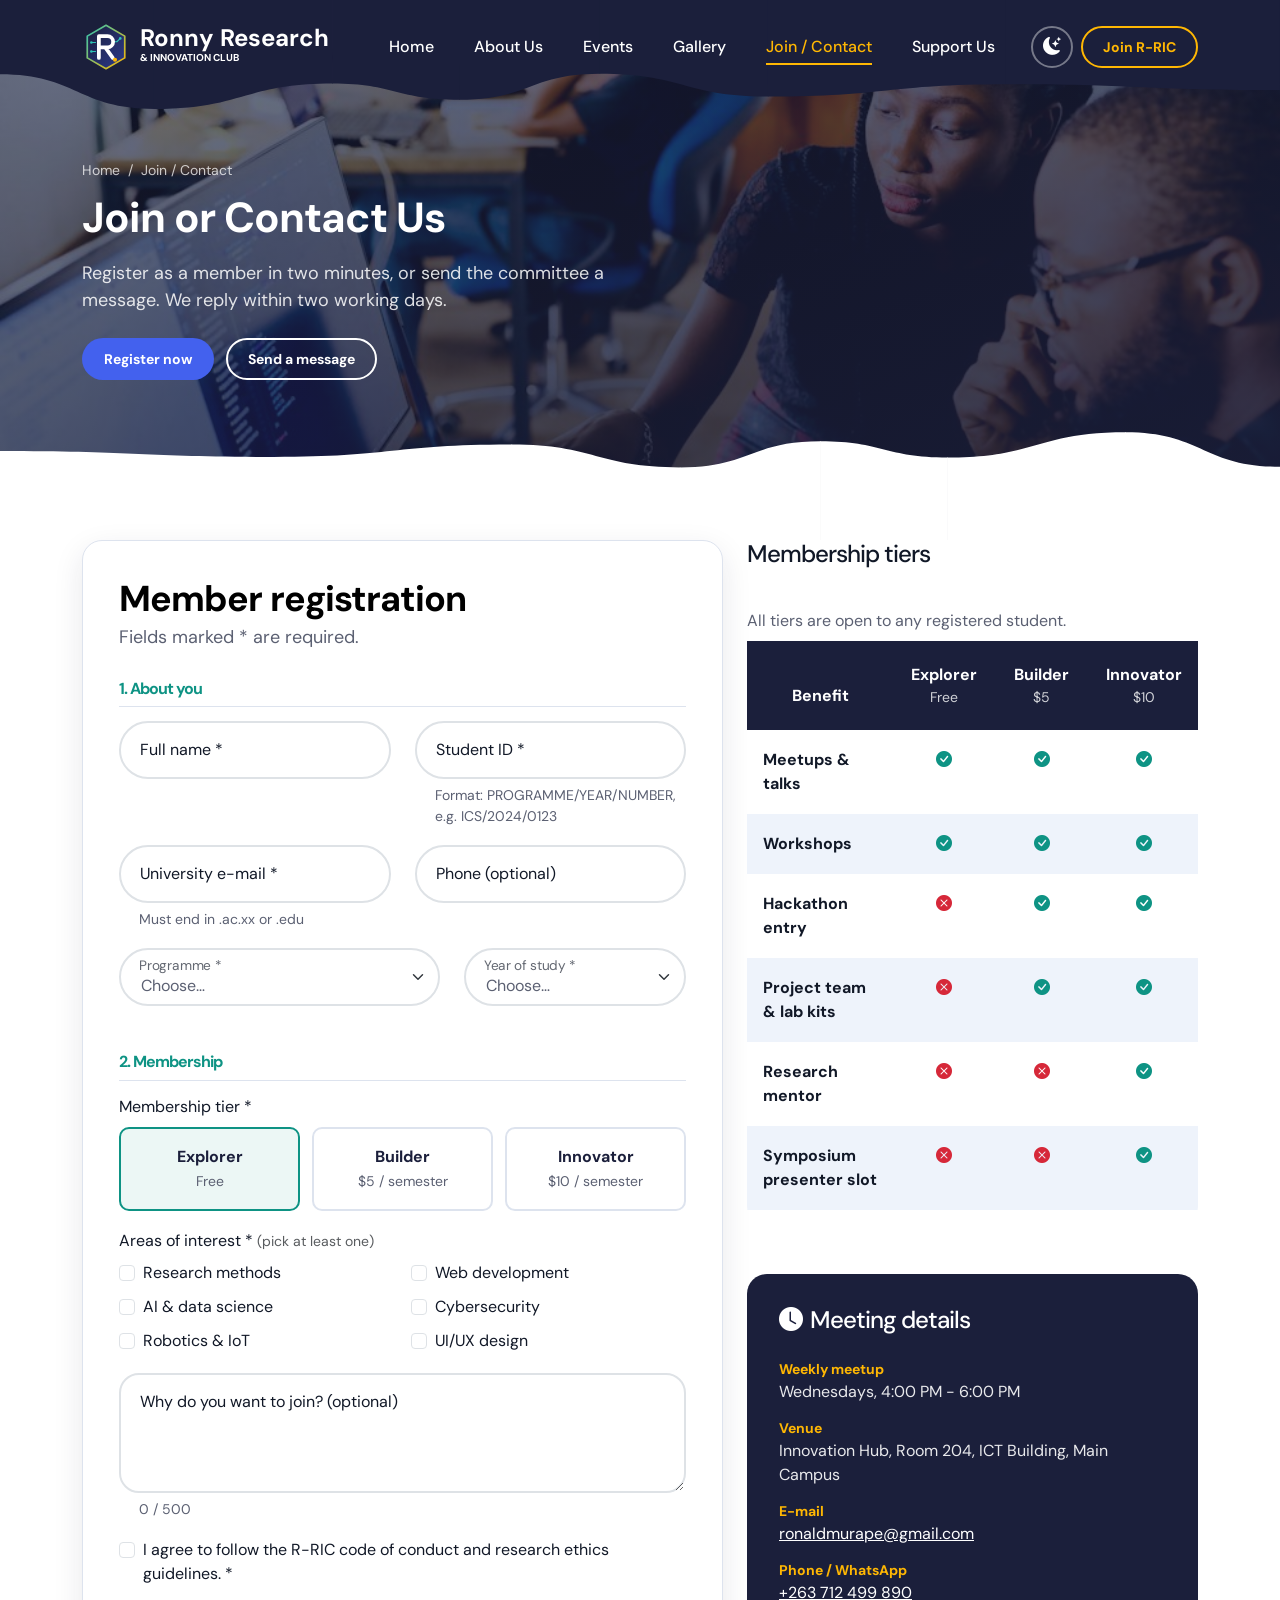
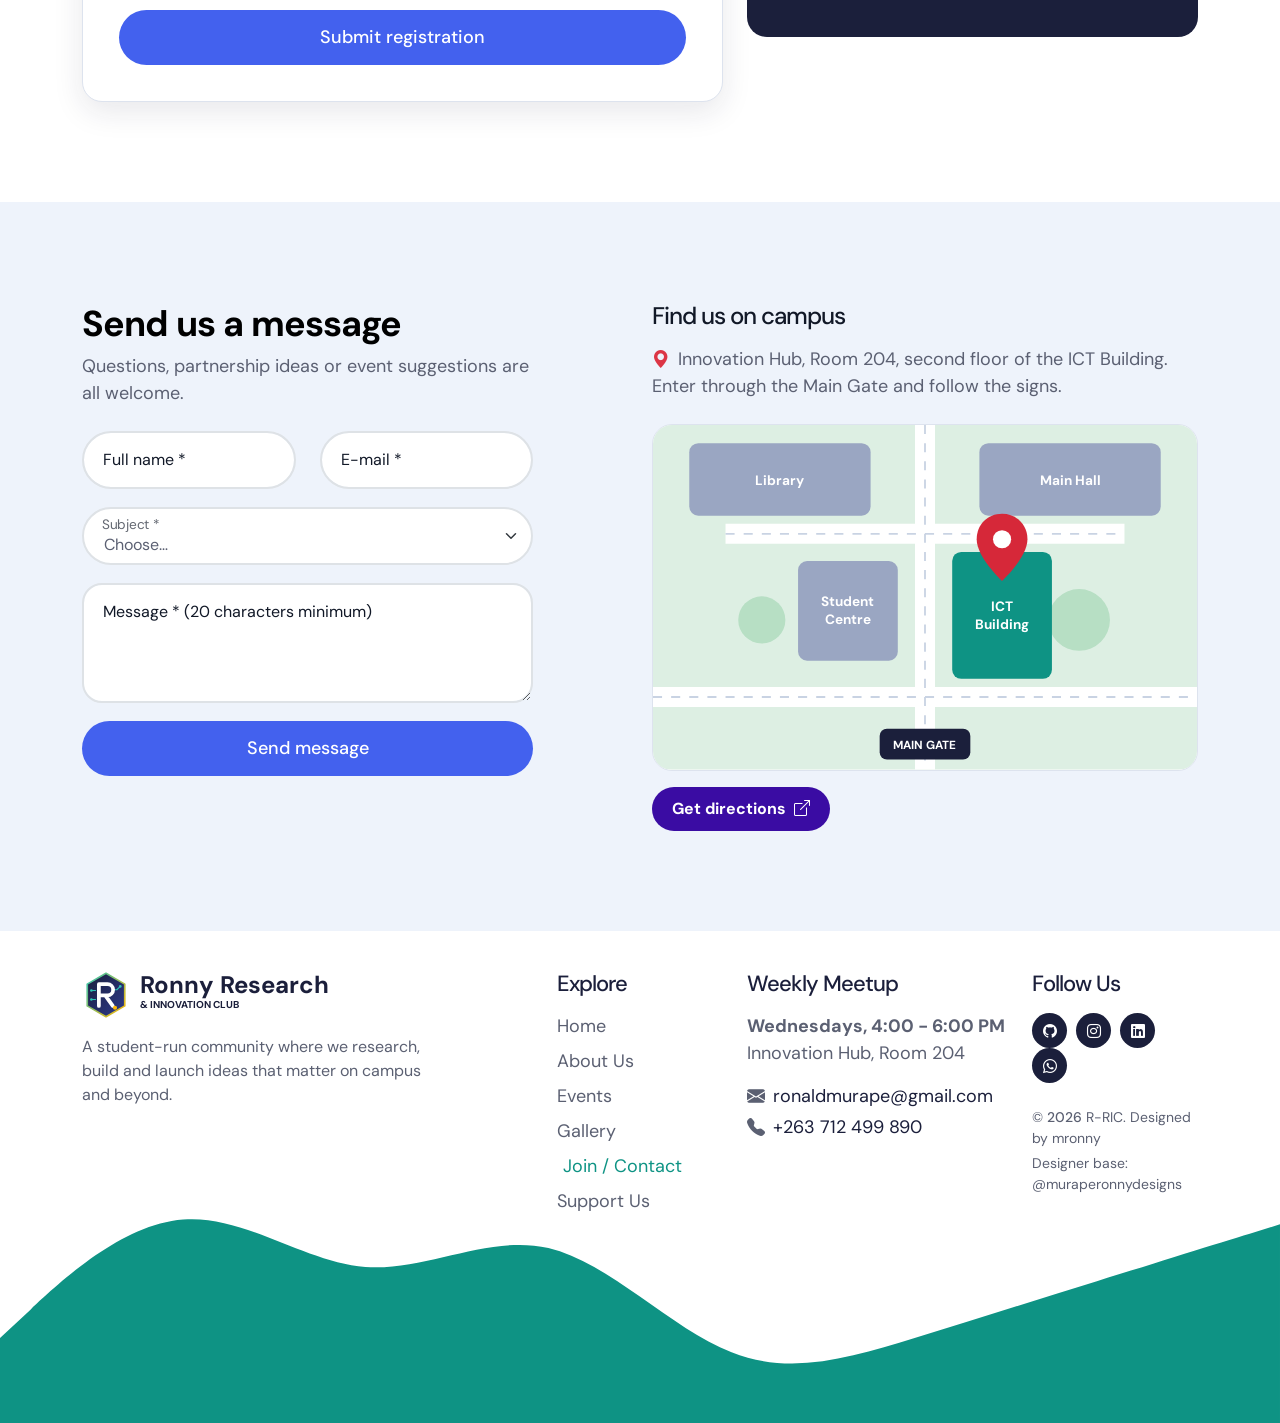
<file: contact.html>
<!doctype html>
<html lang="en" data-theme="light">
    <head>
        <meta charset="utf-8">
        <meta name="viewport" content="width=device-width, initial-scale=1">

        <meta name="description" content="Register as a member of the Ronny Research &amp; Innovation Club or send the committee a message.">
        <meta name="author" content="R-RIC Web Team">
        <meta name="theme-color" content="#1B1F3B">

        <title>Join / Contact | R-RIC · Ronny Research &amp; Innovation Club</title>

        <link rel="icon" type="image/png" href="images/favicon.png">

        <!-- CSS FILES -->
        <link rel="preconnect" href="https://fonts.googleapis.com">
        <link rel="preconnect" href="https://fonts.gstatic.com" crossorigin>
        <link href="https://fonts.googleapis.com/css2?family=DM+Sans:ital,wght@0,400;0,500;0,700;1,400&display=swap" rel="stylesheet">

        <link href="css/bootstrap.min.css" rel="stylesheet">
        <link href="css/bootstrap-icons.css" rel="stylesheet">
        <link href="css/templatemo-tiya-golf-club.css" rel="stylesheet">
        <link href="css/custom-styles.css?v=495b6f68" rel="stylesheet">

        <!-- Loaded in <head> so the saved light/dark theme is applied before the
             page paints. Everything else in main.js waits for DOMContentLoaded. -->
        <script src="js/main.js?v=495b6f68"></script>
<!--

Based on TemplateMo 587 Tiya Golf Club
https://templatemo.com/tm-587-tiya-golf-club

-->
    </head>

    <body>

        <a class="skip-link" href="#main-content">Skip to main content</a>

        <header class="site-header">
            <nav class="navbar navbar-expand-lg" aria-label="Main navigation">
                <div class="container">
                    <a class="navbar-brand d-flex align-items-center" href="index.html">
                        <img src="images/logo.svg" class="navbar-brand-image img-fluid" alt="R-RIC logo" width="48" height="48">
                        <span class="navbar-brand-text">
                            Ronny Research
                            <small>&amp; Innovation Club</small>
                        </span>
                    </a>

                    <button class="navbar-toggler" type="button" data-bs-toggle="collapse" data-bs-target="#navbarNav" aria-controls="navbarNav" aria-expanded="false" aria-label="Toggle navigation">
                        <span class="navbar-toggler-icon"></span>
                    </button>

                    <div class="collapse navbar-collapse" id="navbarNav">
                        <ul class="navbar-nav ms-lg-auto">
                        <li class="nav-item">
                            <a class="nav-link" href="index.html">Home</a>
                        </li>

                        <li class="nav-item">
                            <a class="nav-link" href="about.html">About Us</a>
                        </li>

                        <li class="nav-item">
                            <a class="nav-link" href="events.html">Events</a>
                        </li>

                        <li class="nav-item">
                            <a class="nav-link" href="gallery.html">Gallery</a>
                        </li>

                        <li class="nav-item">
                            <a class="nav-link active" aria-current="page" href="contact.html">Join / Contact</a>
                        </li>

                        <li class="nav-item">
                            <a class="nav-link" href="support.html">Support Us</a>
                        </li>
                        </ul>

                        <div class="nav-actions d-flex align-items-center gap-2 ms-lg-3">
                            <button type="button" class="theme-toggle" id="themeToggle" aria-label="Switch to dark mode" aria-pressed="false">
                                <i class="bi-moon-stars-fill"></i>
                            </button>

                            <a class="btn custom-btn custom-border-btn" href="contact.html#join">Join R-RIC</a>
                        </div>
                    </div>
                </div>
            </nav>
        </header>

        <main id="main-content">

            <!-- PAGE HERO -->
            <section class="hero-section hero-50 hero-contact d-flex justify-content-center align-items-center" aria-labelledby="page-title">

                <div class="section-overlay"></div>

                <svg viewBox="0 0 1962 178" xmlns="http://www.w3.org/2000/svg" aria-hidden="true"><path fill="#1B1F3B" d="M 0 114 C 118.5 114 118.5 167 237 167 L 237 167 L 237 0 L 0 0 Z" stroke-width="0"></path> <path fill="#1B1F3B" d="M 236 167 C 373 167 373 128 510 128 L 510 128 L 510 0 L 236 0 Z" stroke-width="0"></path> <path fill="#1B1F3B" d="M 509 128 C 607 128 607 153 705 153 L 705 153 L 705 0 L 509 0 Z" stroke-width="0"></path><path fill="#1B1F3B" d="M 704 153 C 812 153 812 113 920 113 L 920 113 L 920 0 L 704 0 Z" stroke-width="0"></path><path fill="#1B1F3B" d="M 919 113 C 1048.5 113 1048.5 148 1178 148 L 1178 148 L 1178 0 L 919 0 Z" stroke-width="0"></path><path fill="#1B1F3B" d="M 1177 148 C 1359.5 148 1359.5 129 1542 129 L 1542 129 L 1542 0 L 1177 0 Z" stroke-width="0"></path><path fill="#1B1F3B" d="M 1541 129 C 1751.5 129 1751.5 138 1962 138 L 1962 138 L 1962 0 L 1541 0 Z" stroke-width="0"></path></svg>

                <div class="container">
                    <div class="row">
                        <div class="col-lg-7 col-12">
                            <nav class="breadcrumb-nav" aria-label="Breadcrumb">
                                <ol>
                                    <li><a href="index.html">Home</a></li>
                                    <li aria-current="page">Join / Contact</li>
                                </ol>
                            </nav>

                            <h1 id="page-title" class="text-white mb-3">Join or Contact Us</h1>

                            <p class="hero-lead mb-4">Register as a member in two minutes, or send the committee a message. We reply within two working days.</p>

                            <a href="#join" class="btn custom-btn me-2">Register now</a>
                            <a href="#message" class="btn custom-btn custom-border-btn">Send a message</a>
                        </div>
                    </div>
                </div>

                <svg viewBox="0 0 1962 178" xmlns="http://www.w3.org/2000/svg" aria-hidden="true"><path fill="#ffffff" d="M 0 114 C 118.5 114 118.5 167 237 167 L 237 167 L 237 0 L 0 0 Z" stroke-width="0"></path> <path fill="#ffffff" d="M 236 167 C 373 167 373 128 510 128 L 510 128 L 510 0 L 236 0 Z" stroke-width="0"></path> <path fill="#ffffff" d="M 509 128 C 607 128 607 153 705 153 L 705 153 L 705 0 L 509 0 Z" stroke-width="0"></path><path fill="#ffffff" d="M 704 153 C 812 153 812 113 920 113 L 920 113 L 920 0 L 704 0 Z" stroke-width="0"></path><path fill="#ffffff" d="M 919 113 C 1048.5 113 1048.5 148 1178 148 L 1178 148 L 1178 0 L 919 0 Z" stroke-width="0"></path><path fill="#ffffff" d="M 1177 148 C 1359.5 148 1359.5 129 1542 129 L 1542 129 L 1542 0 L 1177 0 Z" stroke-width="0"></path><path fill="#ffffff" d="M 1541 129 C 1751.5 129 1751.5 138 1962 138 L 1962 138 L 1962 0 L 1541 0 Z" stroke-width="0"></path></svg>
            </section>


            <!-- JOIN: registration form + membership tiers -->
            <section class="membership-section section-padding" id="join" aria-labelledby="join-title">
                <div class="container">
                    <div class="row">

                        <div class="col-lg-7 col-12 mb-5 mb-lg-0">
                            <div class="join-panel">
                                <h2 id="join-title">Member registration</h2>
                                <p class="mb-4">Fields marked <span aria-hidden="true">*</span><span class="visually-hidden">with an asterisk</span> are required.</p>

                                <form id="joinForm" class="custom-form" action="process-join.php" method="post" novalidate>
                                    <input type="hidden" name="form_type" value="join">
                                    <input type="hidden" name="event_interest" value="">

                                    <!-- Honeypot: real people never see or fill this -->
                                    <div class="hp-field" aria-hidden="true">
                                        <label for="join-website">Leave this empty</label>
                                        <input type="text" name="website" id="join-website" tabindex="-1" autocomplete="off">
                                    </div>

                                    <div class="form-summary" role="alert" tabindex="-1" hidden></div>

                                    <p class="rsvp-note" id="rsvpNote" hidden>
                                        <i class="bi-calendar-check me-1"></i>
                                        You are signing up for <strong></strong>. Complete the form to reserve your seat.
                                    </p>

                                    <h3 class="form-section-title">1. About you</h3>

                                    <div class="row">
                                        <div class="col-md-6 col-12">
                                            <div class="field form-floating">
                                                <input type="text" name="full_name" id="join-name" class="form-control" placeholder="Full name" autocomplete="name" maxlength="60" required>
                                                <label for="join-name">Full name *</label>
                                            </div>
                                        </div>

                                        <div class="col-md-6 col-12">
                                            <div class="field form-floating">
                                                <input type="text" name="student_id" id="join-student-id" class="form-control" placeholder="ICS/2024/0123" maxlength="20" required>
                                                <label for="join-student-id">Student ID *</label>
                                                <small class="field-hint">Format: PROGRAMME/YEAR/NUMBER, e.g. ICS/2024/0123</small>
                                            </div>
                                        </div>

                                        <div class="col-md-6 col-12">
                                            <div class="field form-floating">
                                                <input type="email" name="email" id="join-email" class="form-control" placeholder="name@university.ac.ke" autocomplete="email" maxlength="120" required>
                                                <label for="join-email">University e-mail *</label>
                                                <small class="field-hint">Must end in .ac.xx or .edu</small>
                                            </div>
                                        </div>

                                        <div class="col-md-6 col-12">
                                            <div class="field form-floating">
                                                <input type="tel" name="phone" id="join-phone" class="form-control" placeholder="+263 712 345 678" autocomplete="tel" maxlength="20">
                                                <label for="join-phone">Phone (optional)</label>
                                            </div>
                                        </div>

                                        <div class="col-md-7 col-12">
                                            <div class="field form-floating">
                                                <select name="course" id="join-course" class="form-select" required>
                                                    <option value="" selected>Choose…</option>
                                                    <option>BSc. Computer Science</option>
                                                    <option>BSc. Informatics &amp; Computer Science</option>
                                                    <option>BSc. Information Technology</option>
                                                    <option>BSc. Software Engineering</option>
                                                    <option>Business Information Technology</option>
                                                    <option>Electrical &amp; Electronic Engineering</option>
                                                    <option>Data Science &amp; Statistics</option>
                                                    <option>Other programme</option>
                                                </select>
                                                <label for="join-course">Programme *</label>
                                            </div>
                                        </div>

                                        <div class="col-md-5 col-12">
                                            <div class="field form-floating">
                                                <select name="year_of_study" id="join-year" class="form-select" required>
                                                    <option value="" selected>Choose…</option>
                                                    <option value="1">Year 1</option>
                                                    <option value="2">Year 2</option>
                                                    <option value="3">Year 3</option>
                                                    <option value="4">Year 4</option>
                                                    <option value="5">Postgraduate</option>
                                                </select>
                                                <label for="join-year">Year of study *</label>
                                            </div>
                                        </div>
                                    </div>

                                    <h3 class="form-section-title">2. Membership</h3>

                                    <fieldset class="field">
                                        <legend class="form-label fs-6 mb-2">Membership tier *</legend>
                                        <div class="tier-options">
                                            <div class="tier-option">
                                                <input type="radio" name="tier" id="tier-explorer" value="explorer" checked>
                                                <label for="tier-explorer"><strong>Explorer</strong><span>Free</span></label>
                                            </div>
                                            <div class="tier-option">
                                                <input type="radio" name="tier" id="tier-builder" value="builder">
                                                <label for="tier-builder"><strong>Builder</strong><span>$5 / semester</span></label>
                                            </div>
                                            <div class="tier-option">
                                                <input type="radio" name="tier" id="tier-innovator" value="innovator">
                                                <label for="tier-innovator"><strong>Innovator</strong><span>$10 / semester</span></label>
                                            </div>
                                        </div>
                                    </fieldset>

                                    <fieldset class="field">
                                        <legend class="form-label fs-6 mb-2">Areas of interest * <small class="text-muted">(pick at least one)</small></legend>
                                        <div class="check-grid">
                                            <div class="form-check">
                                                <input class="form-check-input" type="checkbox" name="interests[]" id="int-research" value="Research Methods">
                                                <label class="form-check-label" for="int-research">Research methods</label>
                                            </div>
                                            <div class="form-check">
                                                <input class="form-check-input" type="checkbox" name="interests[]" id="int-web" value="Web Development">
                                                <label class="form-check-label" for="int-web">Web development</label>
                                            </div>
                                            <div class="form-check">
                                                <input class="form-check-input" type="checkbox" name="interests[]" id="int-ai" value="AI & Data Science">
                                                <label class="form-check-label" for="int-ai">AI &amp; data science</label>
                                            </div>
                                            <div class="form-check">
                                                <input class="form-check-input" type="checkbox" name="interests[]" id="int-security" value="Cybersecurity">
                                                <label class="form-check-label" for="int-security">Cybersecurity</label>
                                            </div>
                                            <div class="form-check">
                                                <input class="form-check-input" type="checkbox" name="interests[]" id="int-iot" value="Robotics & IoT">
                                                <label class="form-check-label" for="int-iot">Robotics &amp; IoT</label>
                                            </div>
                                            <div class="form-check">
                                                <input class="form-check-input" type="checkbox" name="interests[]" id="int-design" value="UI/UX Design">
                                                <label class="form-check-label" for="int-design">UI/UX design</label>
                                            </div>
                                        </div>
                                    </fieldset>

                                    <div class="field form-floating">
                                        <textarea name="motivation" id="join-motivation" class="form-control" placeholder="Why do you want to join?" maxlength="600"></textarea>
                                        <label for="join-motivation">Why do you want to join? (optional)</label>
                                        <small class="field-hint" id="motivationCount">0 / 500</small>
                                    </div>

                                    <div class="field form-check mb-4">
                                        <input class="form-check-input" type="checkbox" name="agree" id="join-agree" value="yes" required>
                                        <label class="form-check-label" for="join-agree">I agree to follow the R-RIC code of conduct and research ethics guidelines. *</label>
                                    </div>

                                    <button type="submit" class="form-control">Submit registration</button>
                                </form>
                            </div>
                        </div>

                        <div class="col-lg-5 col-12">
                            <h2 class="h4 mb-4 pb-lg-2">Membership tiers</h2>

                            <div class="table-responsive mb-5">
                                <table class="table text-center">
                                    <caption class="table-caption">All tiers are open to any registered student.</caption>
                                    <thead>
                                        <tr>
                                            <th scope="col" style="width: 34%;">Benefit</th>
                                            <th scope="col" style="width: 22%;">Explorer<span class="tier-price">Free</span></th>
                                            <th scope="col" style="width: 22%;">Builder<span class="tier-price">$5</span></th>
                                            <th scope="col" style="width: 22%;">Innovator<span class="tier-price">$10</span></th>
                                        </tr>
                                    </thead>
                                    <tbody>
                                        <tr>
                                            <th scope="row" class="text-start">Meetups &amp; talks</th>
                                            <td><i class="bi-check-circle-fill" aria-label="Included"></i></td>
                                            <td><i class="bi-check-circle-fill" aria-label="Included"></i></td>
                                            <td><i class="bi-check-circle-fill" aria-label="Included"></i></td>
                                        </tr>
                                        <tr>
                                            <th scope="row" class="text-start">Workshops</th>
                                            <td><i class="bi-check-circle-fill" aria-label="Included"></i></td>
                                            <td><i class="bi-check-circle-fill" aria-label="Included"></i></td>
                                            <td><i class="bi-check-circle-fill" aria-label="Included"></i></td>
                                        </tr>
                                        <tr>
                                            <th scope="row" class="text-start">Hackathon entry</th>
                                            <td><i class="bi-x-circle-fill" aria-label="Not included"></i></td>
                                            <td><i class="bi-check-circle-fill" aria-label="Included"></i></td>
                                            <td><i class="bi-check-circle-fill" aria-label="Included"></i></td>
                                        </tr>
                                        <tr>
                                            <th scope="row" class="text-start">Project team &amp; lab kits</th>
                                            <td><i class="bi-x-circle-fill" aria-label="Not included"></i></td>
                                            <td><i class="bi-check-circle-fill" aria-label="Included"></i></td>
                                            <td><i class="bi-check-circle-fill" aria-label="Included"></i></td>
                                        </tr>
                                        <tr>
                                            <th scope="row" class="text-start">Research mentor</th>
                                            <td><i class="bi-x-circle-fill" aria-label="Not included"></i></td>
                                            <td><i class="bi-x-circle-fill" aria-label="Not included"></i></td>
                                            <td><i class="bi-check-circle-fill" aria-label="Included"></i></td>
                                        </tr>
                                        <tr>
                                            <th scope="row" class="text-start">Symposium presenter slot</th>
                                            <td><i class="bi-x-circle-fill" aria-label="Not included"></i></td>
                                            <td><i class="bi-x-circle-fill" aria-label="Not included"></i></td>
                                            <td><i class="bi-check-circle-fill" aria-label="Included"></i></td>
                                        </tr>
                                    </tbody>
                                </table>
                            </div>

                            <aside class="meeting-card" aria-labelledby="meeting-title">
                                <h3 id="meeting-title" class="h4 mb-4"><i class="bi-clock-fill me-2"></i>Meeting details</h3>
                                <dl>
                                    <dt>Weekly meetup</dt>
                                    <dd>Wednesdays, 4:00 PM - 6:00 PM</dd>

                                    <dt>Venue</dt>
                                    <dd>Innovation Hub, Room 204, ICT Building, Main Campus</dd>

                                    <dt>E-mail</dt>
                                    <dd><a href="mailto:ronaldmurape@gmail.com">ronaldmurape@gmail.com</a></dd>

                                    <dt>Phone / WhatsApp</dt>
                                    <dd class="mb-0"><a href="tel:+263712499890">+263 712 499 890</a></dd>
                                </dl>
                            </aside>
                        </div>

                    </div>
                </div>
            </section>


            <!-- CONTACT: message form + campus location -->
            <section class="contact-section section-bg section-padding" id="message" aria-labelledby="message-title">
                <div class="container">
                    <div class="row">

                        <div class="col-lg-5 col-12 mb-5 mb-lg-0">
                            <form id="contactForm" class="custom-form contact-form" action="process-join.php" method="post" novalidate>
                                <h2 id="message-title" class="mb-2">Send us a message</h2>
                                <p class="mb-4">Questions, partnership ideas or event suggestions are all welcome.</p>

                                <input type="hidden" name="form_type" value="contact">

                                <div class="hp-field" aria-hidden="true">
                                    <label for="contact-website">Leave this empty</label>
                                    <input type="text" name="website" id="contact-website" tabindex="-1" autocomplete="off">
                                </div>

                                <div class="form-summary" role="alert" tabindex="-1" hidden></div>

                                <div class="row">
                                    <div class="col-md-6 col-12">
                                        <div class="field form-floating">
                                            <input type="text" name="full_name" id="contact-name" class="form-control" placeholder="Full name" autocomplete="name" maxlength="60" required>
                                            <label for="contact-name">Full name *</label>
                                        </div>
                                    </div>

                                    <div class="col-md-6 col-12">
                                        <div class="field form-floating">
                                            <input type="email" name="email" id="contact-email" class="form-control" placeholder="you@example.com" autocomplete="email" maxlength="120" required>
                                            <label for="contact-email">E-mail *</label>
                                        </div>
                                    </div>

                                    <div class="col-12">
                                        <div class="field form-floating">
                                            <select name="subject" id="contact-subject" class="form-select" required>
                                                <option value="" selected>Choose…</option>
                                                <option>General enquiry</option>
                                                <option>Research collaboration</option>
                                                <option>Partnership or sponsorship</option>
                                                <option>Event or workshop idea</option>
                                                <option>Photos for the gallery</option>
                                                <option>Other</option>
                                            </select>
                                            <label for="contact-subject">Subject *</label>
                                        </div>

                                        <div class="field form-floating">
                                            <textarea name="message" id="contact-message" class="form-control" placeholder="Your message" maxlength="1000" required></textarea>
                                            <label for="contact-message">Message * (20 characters minimum)</label>
                                        </div>

                                        <button type="submit" class="form-control">Send message</button>
                                    </div>
                                </div>
                            </form>
                        </div>

                        <div class="col-lg-6 col-12 ms-lg-auto">
                            <h2 class="h4 mb-3">Find us on campus</h2>
                            <p class="mb-4"><i class="bi-geo-alt-fill me-2 text-danger"></i>Innovation Hub, Room 204, second floor of the ICT Building. Enter through the Main Gate and follow the signs.</p>

                            <figure class="campus-map mb-3">
                                <!-- Simplified campus map. Swap for a Google Maps <iframe> of your real campus if you like. -->
                                <svg viewBox="0 0 600 380" xmlns="http://www.w3.org/2000/svg" role="img" aria-labelledby="map-title map-desc">
                                    <title id="map-title">Campus map</title>
                                    <desc id="map-desc">The ICT Building, home of the Innovation Hub, is north of the Main Gate between the Library and the Main Hall.</desc>
                                    <rect width="600" height="380" fill="#DDEFE3"/>
                                    <path d="M0 300 H600 M300 0 V380 M80 120 H520" stroke="#FFFFFF" stroke-width="22" fill="none"/>
                                    <path d="M0 300 H600 M300 0 V380 M80 120 H520" stroke="#C9D3E3" stroke-width="2" stroke-dasharray="10 10" fill="none"/>
                                    <circle cx="470" cy="215" r="34" fill="#B7DFC4"/>
                                    <circle cx="120" cy="215" r="26" fill="#B7DFC4"/>
                                    <g font-family="'DM Sans', Arial, sans-serif" font-size="15" font-weight="700" text-anchor="middle">
                                        <rect x="40" y="20" width="200" height="80" rx="10" fill="#9AA6C2"/>
                                        <text x="140" y="66" fill="#FFFFFF">Library</text>
                                        <rect x="330" y="140" width="110" height="140" rx="10" fill="#0E9384"/>
                                        <text x="385" y="205" fill="#FFFFFF">ICT</text>
                                        <text x="385" y="225" fill="#FFFFFF">Building</text>
                                        <rect x="360" y="20" width="200" height="80" rx="10" fill="#9AA6C2"/>
                                        <text x="460" y="66" fill="#FFFFFF">Main Hall</text>
                                        <rect x="160" y="150" width="110" height="110" rx="10" fill="#9AA6C2"/>
                                        <text x="215" y="200" fill="#FFFFFF">Student</text>
                                        <text x="215" y="220" fill="#FFFFFF">Centre</text>
                                        <rect x="250" y="335" width="100" height="34" rx="8" fill="#1B1F3B"/>
                                        <text x="300" y="357" fill="#FFFFFF" font-size="13">MAIN GATE</text>
                                    </g>
                                    <g class="map-pin">
                                        <path d="M385 98 c-16 0 -28 12 -28 28 c0 20 28 46 28 46 s28 -26 28 -46 c0 -16 -12 -28 -28 -28 z" fill="#D62839"/>
                                        <circle cx="385" cy="126" r="10" fill="#FFFFFF"/>
                                    </g>
                                </svg>
                            </figure>

                            <div class="contact-info-footer d-inline-block rounded-pill">
                                <a href="https://www.google.com/maps" target="_blank" rel="noopener" class="text-white">Get directions <i class="bi-box-arrow-up-right ms-1"></i></a>
                            </div>
                        </div>

                    </div>
                </div>
            </section>

        </main>

        <footer class="site-footer">
            <div class="container">
                <div class="row">

                    <div class="col-lg-4 col-12 me-auto mb-5 mb-lg-0">
                        <a class="navbar-brand d-flex align-items-center" href="index.html">
                            <img src="images/logo.svg" class="navbar-brand-image img-fluid" alt="" width="48" height="48">
                            <span class="navbar-brand-text">
                                Ronny Research
                                <small>&amp; Innovation Club</small>
                            </span>
                        </a>

                        <p class="footer-tagline">A student-run community where we research, build and launch ideas that matter on campus and beyond.</p>
                    </div>

                    <nav class="col-lg-2 col-md-4 col-6 mb-4 mb-lg-0" aria-label="Footer navigation">
                        <h5 class="site-footer-title mb-3">Explore</h5>

                        <ul class="footer-links">
                        <li><a href="index.html">Home</a></li>
                        <li><a href="about.html">About Us</a></li>
                        <li><a href="events.html">Events</a></li>
                        <li><a href="gallery.html">Gallery</a></li>
                        <li><a href="contact.html" aria-current="page">Join / Contact</a></li>
                        <li><a href="support.html">Support Us</a></li>
                        </ul>
                    </nav>

                    <div class="col-lg-3 col-md-4 col-6 mb-4 mb-lg-0">
                        <h5 class="site-footer-title mb-3">Weekly Meetup</h5>

                        <p class="mb-3">
                            <strong>Wednesdays, 4:00 - 6:00 PM</strong><br>
                            Innovation Hub, Room 204
                        </p>

                        <p class="mb-1"><i class="bi-envelope-fill me-2"></i><a href="mailto:ronaldmurape@gmail.com">ronaldmurape@gmail.com</a></p>
                        <p class="mb-0"><i class="bi-telephone-fill me-2"></i><a href="tel:+263712499890">+263 712 499 890</a></p>
                    </div>

                    <div class="col-lg-2 col-md-4 col-12">
                        <h5 class="site-footer-title mb-3">Follow Us</h5>

                        <ul class="social-icon mb-4">
                            <li class="social-icon-item">
                                <a href="#" class="social-icon-link bi-github" aria-label="R-RIC on GitHub"></a>
                            </li>

                            <li class="social-icon-item">
                                <a href="#" class="social-icon-link bi-instagram" aria-label="R-RIC on Instagram"></a>
                            </li>

                            <li class="social-icon-item">
                                <a href="#" class="social-icon-link bi-linkedin" aria-label="R-RIC on LinkedIn"></a>
                            </li>

                            <li class="social-icon-item">
                                <a href="#" class="social-icon-link bi-whatsapp" aria-label="R-RIC WhatsApp community"></a>
                            </li>
                        </ul>

                        <p class="copyright-text mb-1">&copy; <span id="year">2026</span> R-RIC. Designed by mronny</p>
                        <p class="copyright-text">Designer base: @muraperonnydesigns</p>
                    </div>

                </div>
            </div>

            <svg xmlns="http://www.w3.org/2000/svg" viewBox="0 0 1440 320" aria-hidden="true"><path fill="#0E9384" fill-opacity="1" d="M0,224L34.3,192C68.6,160,137,96,206,90.7C274.3,85,343,139,411,144C480,149,549,107,617,122.7C685.7,139,754,213,823,240C891.4,267,960,245,1029,224C1097.1,203,1166,181,1234,160C1302.9,139,1371,117,1406,106.7L1440,96L1440,320L1405.7,320C1371.4,320,1303,320,1234,320C1165.7,320,1097,320,1029,320C960,320,891,320,823,320C754.3,320,686,320,617,320C548.6,320,480,320,411,320C342.9,320,274,320,206,320C137.1,320,69,320,34,320L0,320Z"></path></svg>
        </footer>

        <button type="button" class="back-to-top" id="backToTop" aria-label="Back to top">
            <i class="bi-arrow-up"></i>
        </button>

        <!-- JAVASCRIPT FILES -->
        <script src="js/jquery.min.js"></script>
        <script src="js/bootstrap.bundle.min.js"></script>
        <script src="js/jquery.sticky.js"></script>
        

    </body>
</html>
</file>
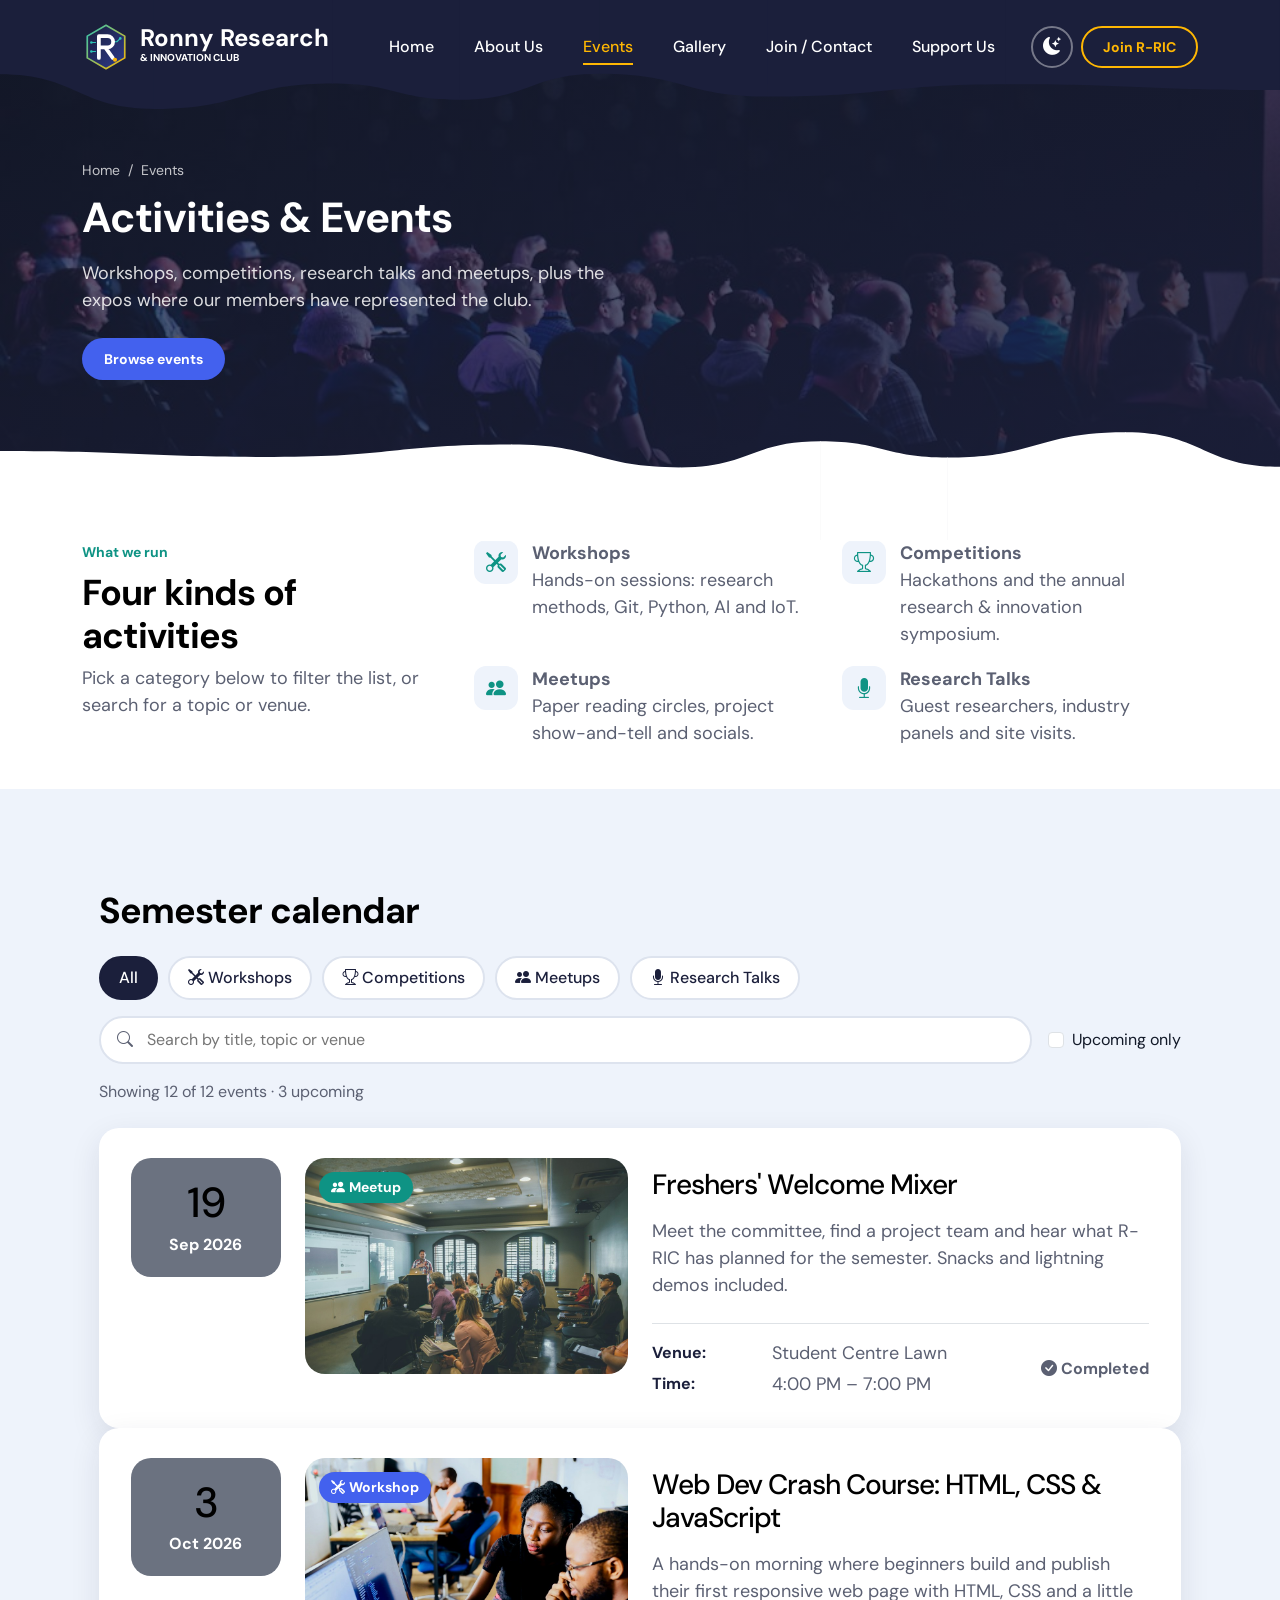
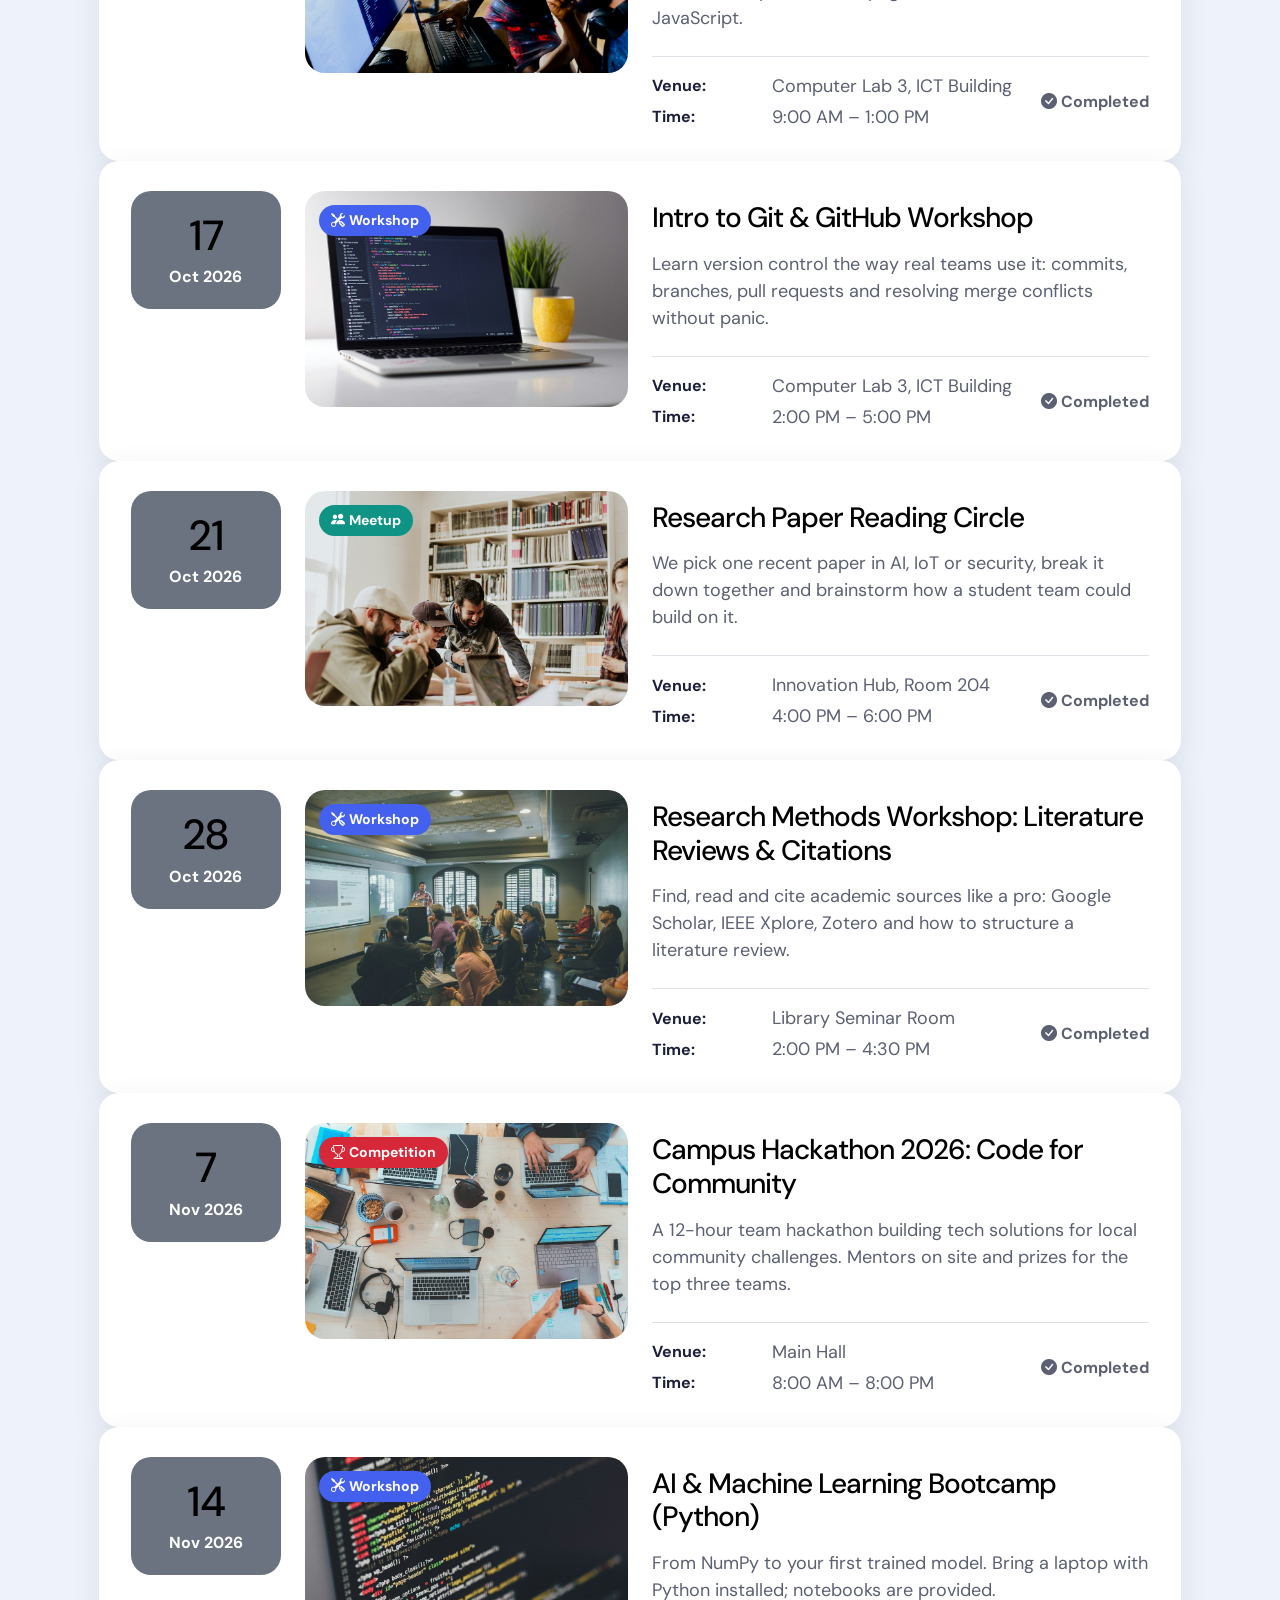
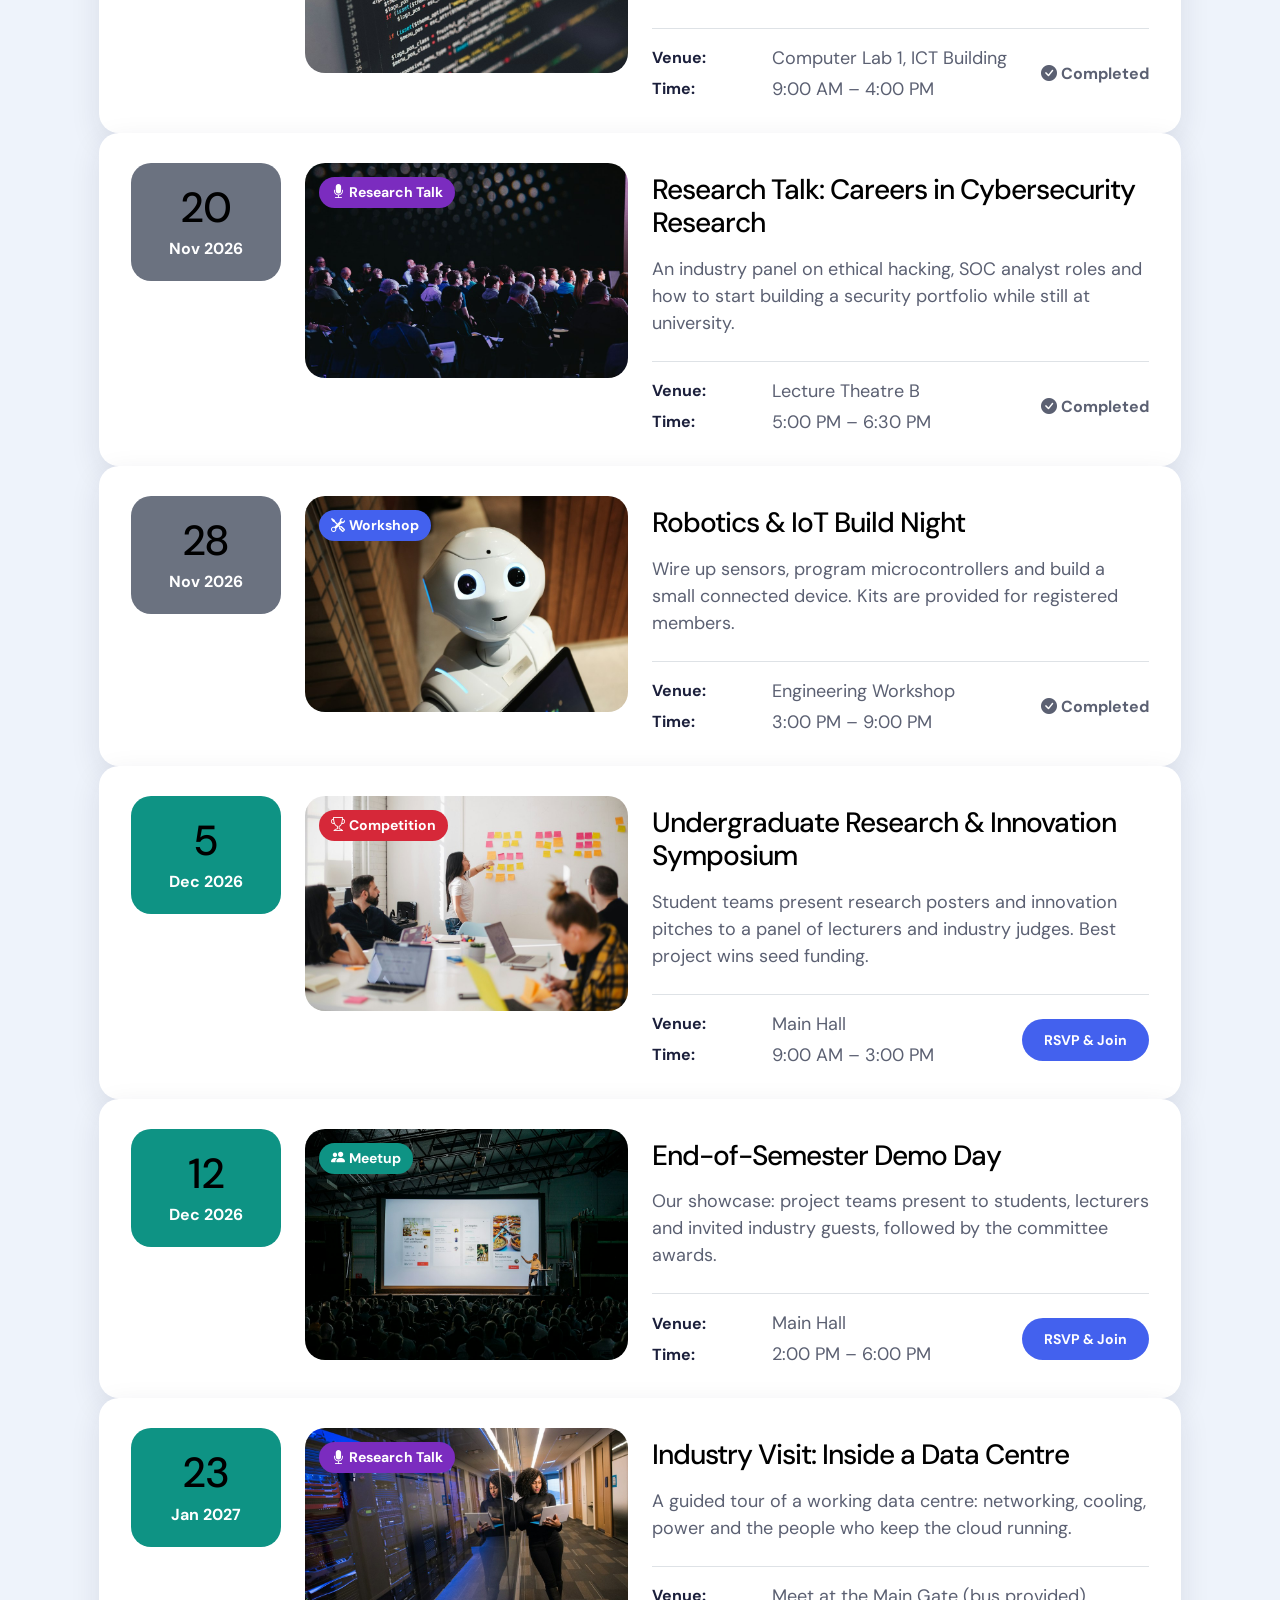
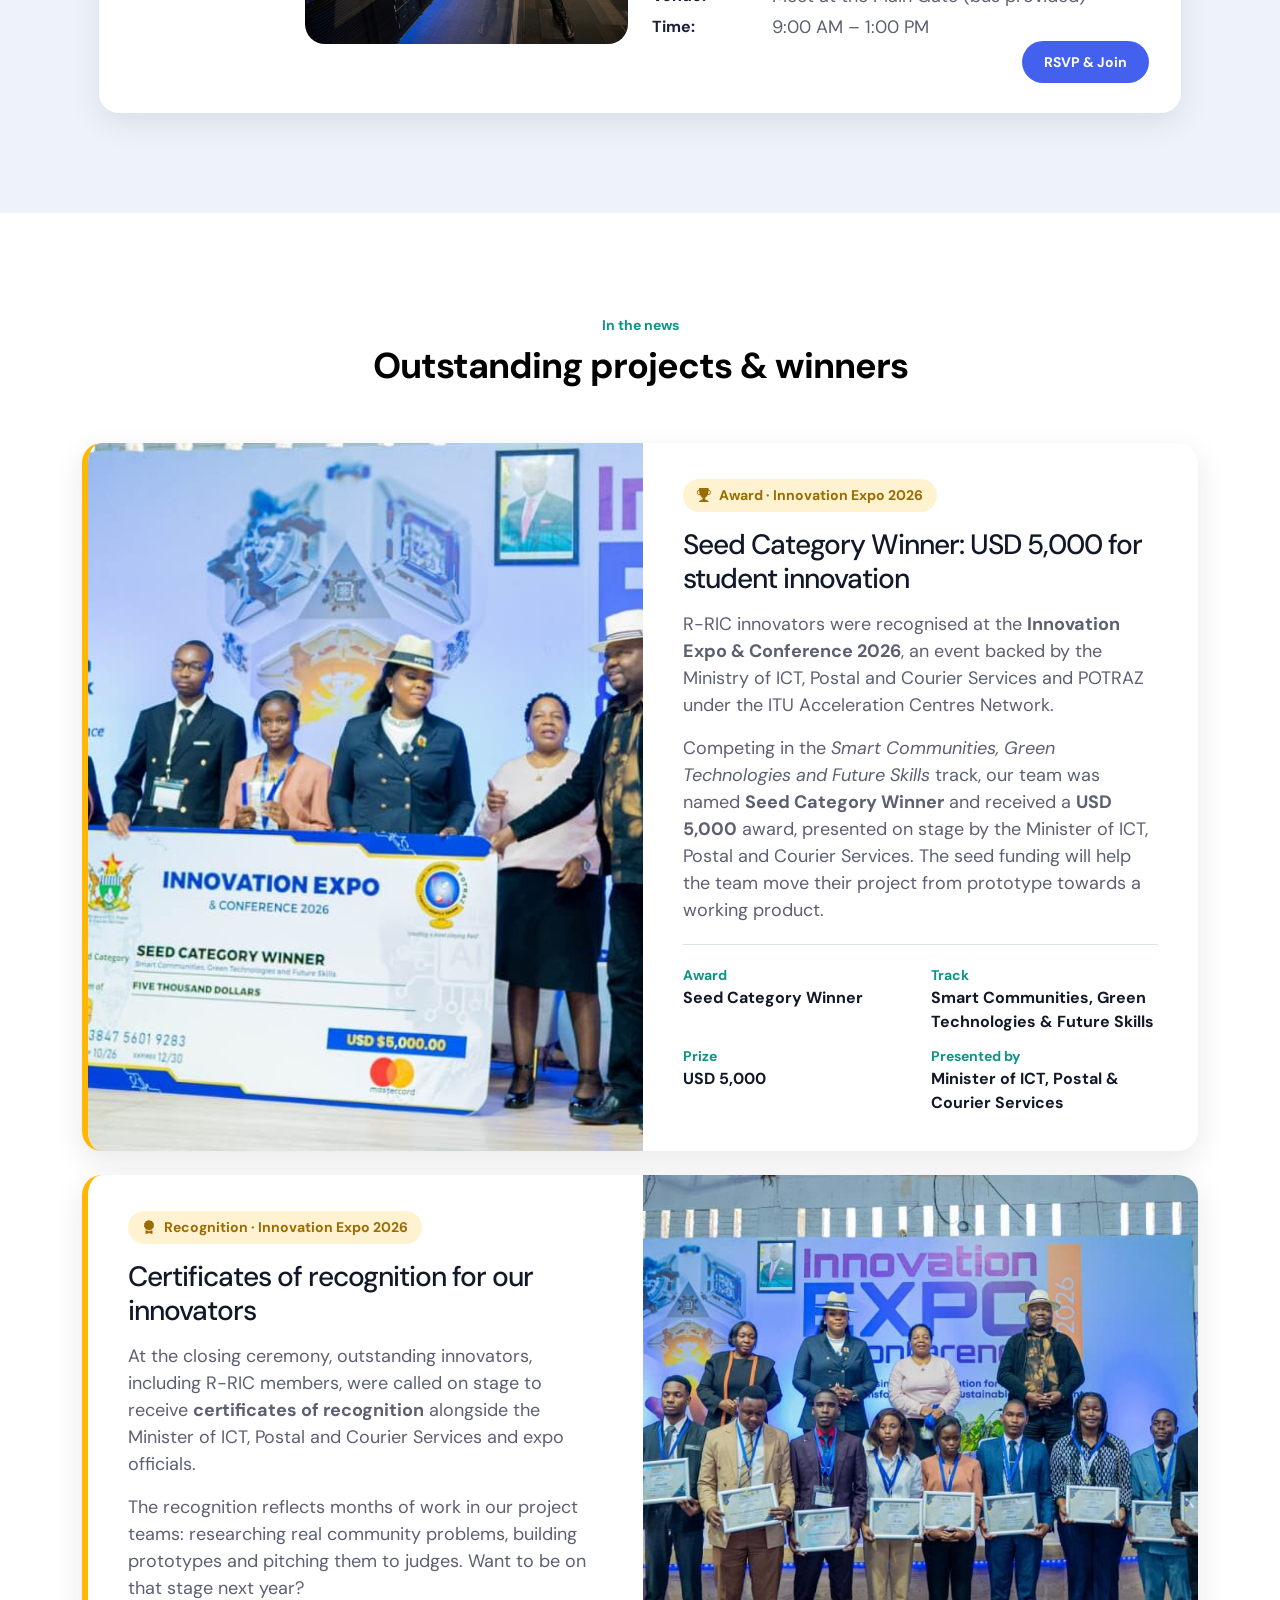
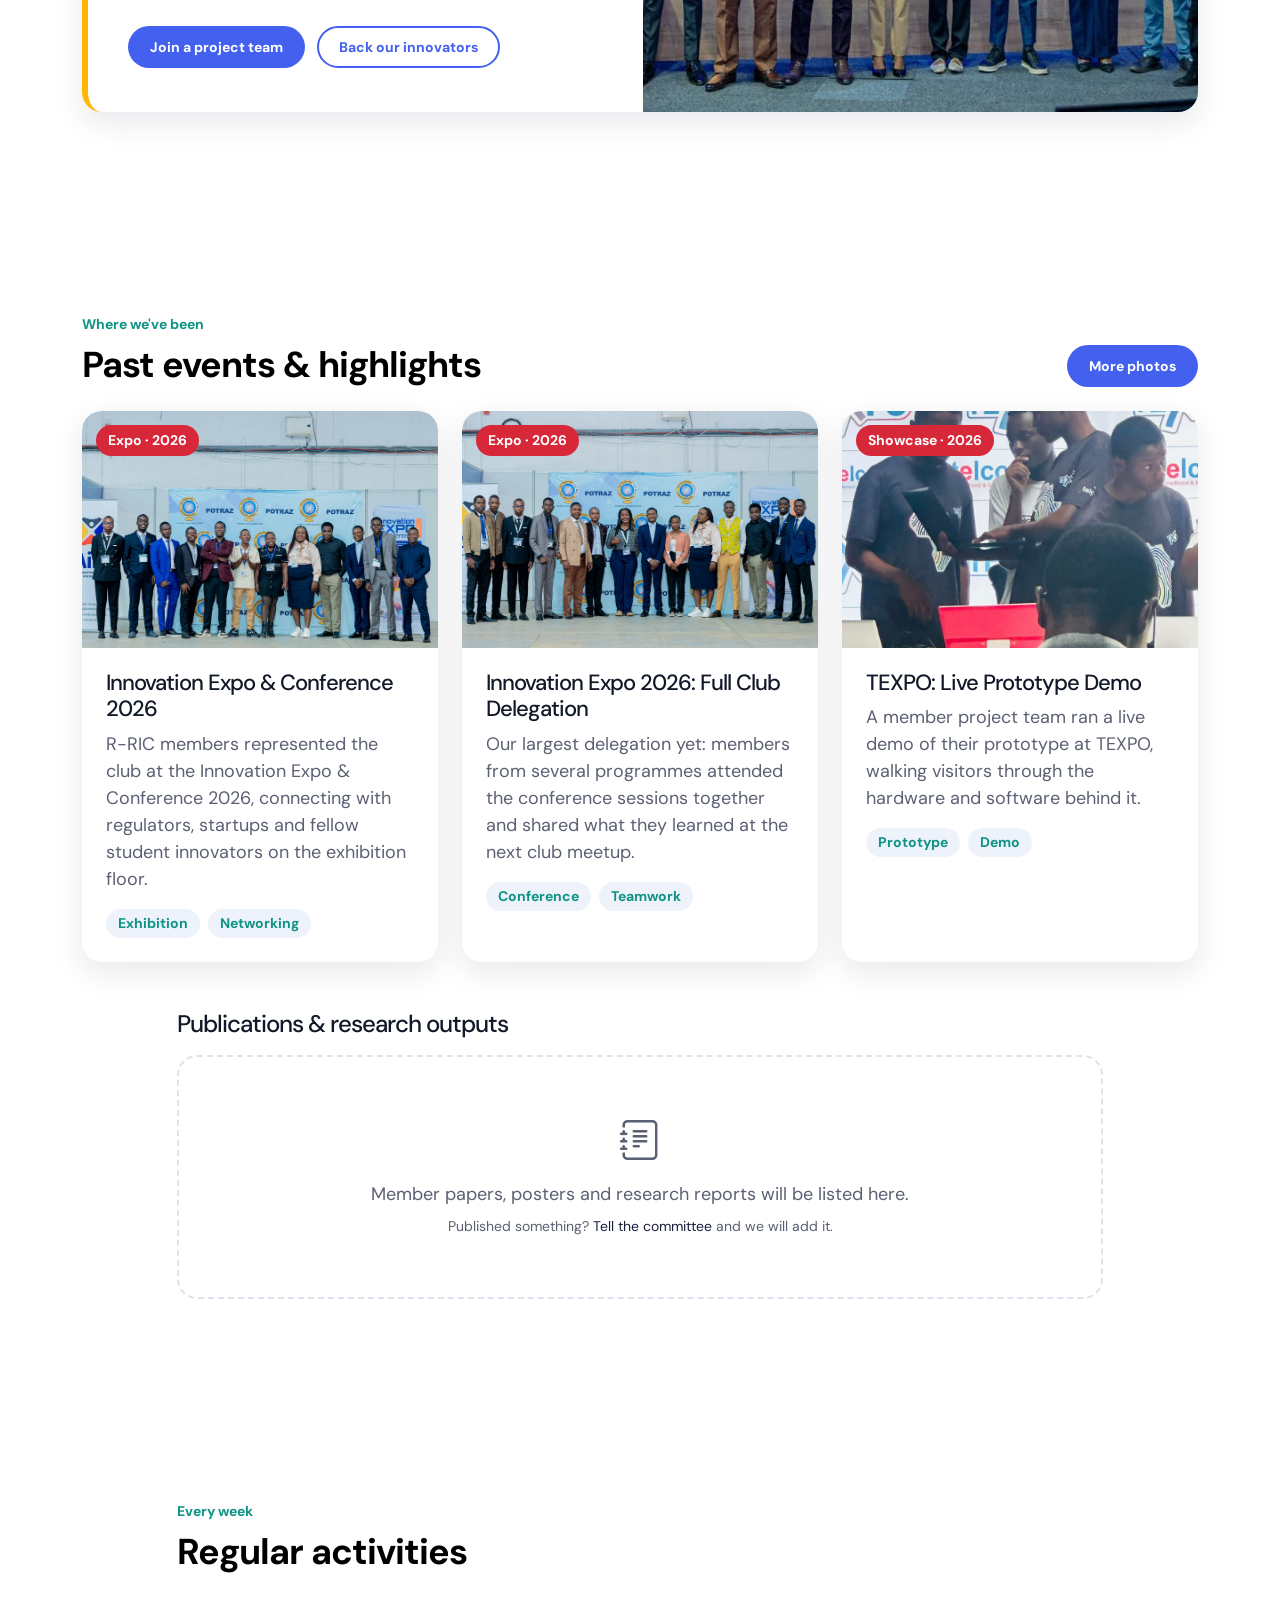
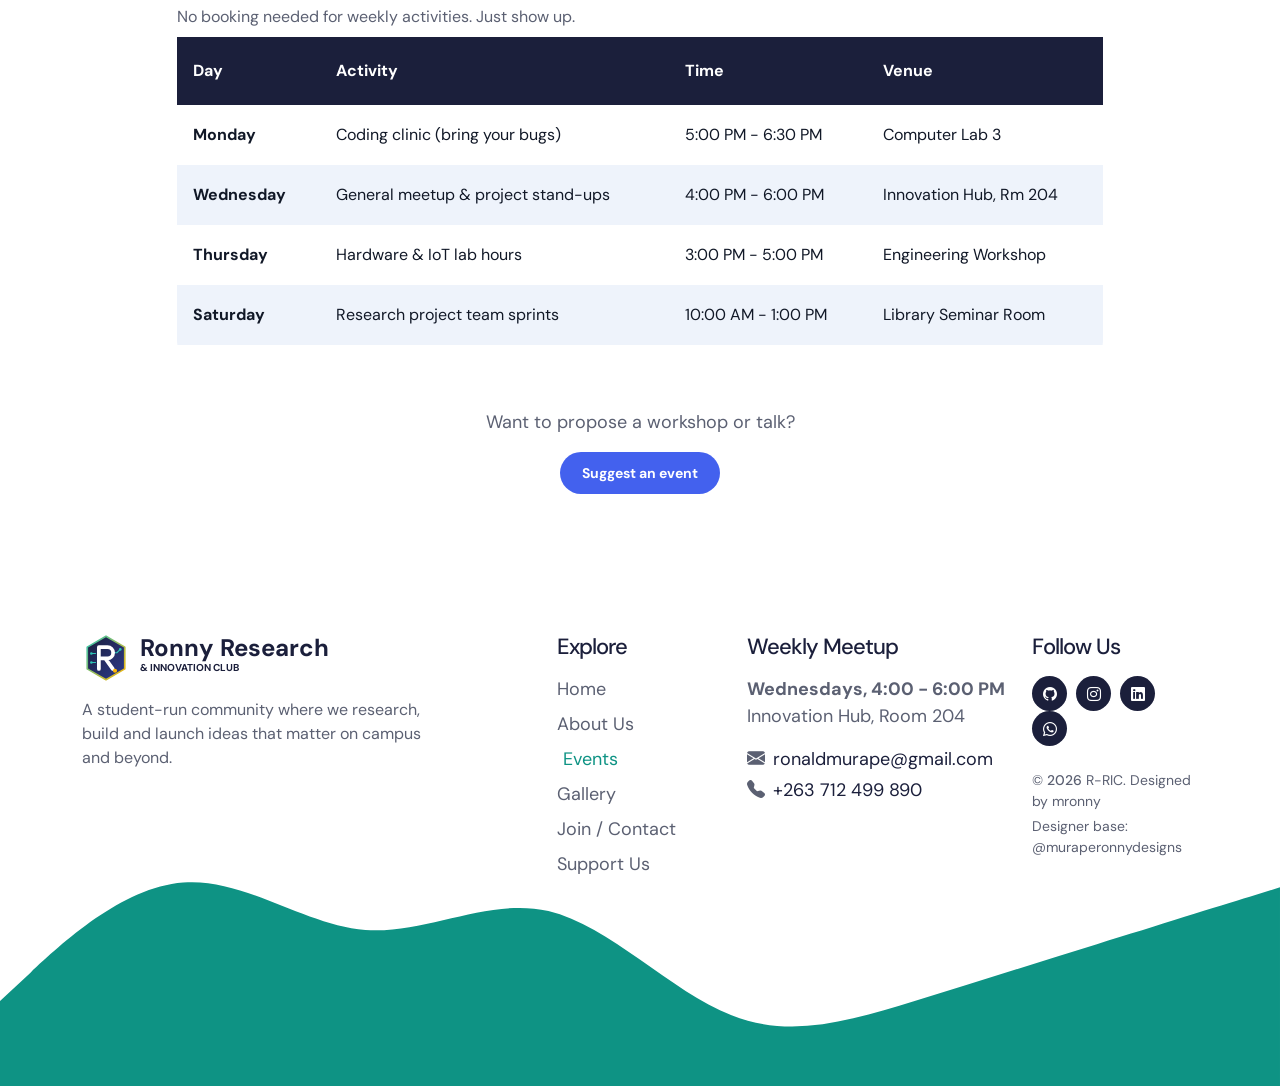
<file: events.html>
<!doctype html>
<html lang="en" data-theme="light">
    <head>
        <meta charset="utf-8">
        <meta name="viewport" content="width=device-width, initial-scale=1">

        <meta name="description" content="Research workshops, hackathons, seminars and meetups run by the Ronny Research &amp; Innovation Club.">
        <meta name="author" content="R-RIC Web Team">
        <meta name="theme-color" content="#1B1F3B">

        <title>Events &amp; Activities | R-RIC · Ronny Research &amp; Innovation Club</title>

        <link rel="icon" type="image/png" href="images/favicon.png">

        <!-- CSS FILES -->
        <link rel="preconnect" href="https://fonts.googleapis.com">
        <link rel="preconnect" href="https://fonts.gstatic.com" crossorigin>
        <link href="https://fonts.googleapis.com/css2?family=DM+Sans:ital,wght@0,400;0,500;0,700;1,400&display=swap" rel="stylesheet">

        <link href="css/bootstrap.min.css" rel="stylesheet">
        <link href="css/bootstrap-icons.css" rel="stylesheet">
        <link href="css/templatemo-tiya-golf-club.css" rel="stylesheet">
        <link href="css/custom-styles.css?v=495b6f68" rel="stylesheet">

        <!-- Loaded in <head> so the saved light/dark theme is applied before the
             page paints. Everything else in main.js waits for DOMContentLoaded. -->
        <script src="js/main.js?v=495b6f68"></script>
<!--

Based on TemplateMo 587 Tiya Golf Club
https://templatemo.com/tm-587-tiya-golf-club

-->
    </head>

    <body>

        <a class="skip-link" href="#main-content">Skip to main content</a>

        <header class="site-header">
            <nav class="navbar navbar-expand-lg" aria-label="Main navigation">
                <div class="container">
                    <a class="navbar-brand d-flex align-items-center" href="index.html">
                        <img src="images/logo.svg" class="navbar-brand-image img-fluid" alt="R-RIC logo" width="48" height="48">
                        <span class="navbar-brand-text">
                            Ronny Research
                            <small>&amp; Innovation Club</small>
                        </span>
                    </a>

                    <button class="navbar-toggler" type="button" data-bs-toggle="collapse" data-bs-target="#navbarNav" aria-controls="navbarNav" aria-expanded="false" aria-label="Toggle navigation">
                        <span class="navbar-toggler-icon"></span>
                    </button>

                    <div class="collapse navbar-collapse" id="navbarNav">
                        <ul class="navbar-nav ms-lg-auto">
                        <li class="nav-item">
                            <a class="nav-link" href="index.html">Home</a>
                        </li>

                        <li class="nav-item">
                            <a class="nav-link" href="about.html">About Us</a>
                        </li>

                        <li class="nav-item">
                            <a class="nav-link active" aria-current="page" href="events.html">Events</a>
                        </li>

                        <li class="nav-item">
                            <a class="nav-link" href="gallery.html">Gallery</a>
                        </li>

                        <li class="nav-item">
                            <a class="nav-link" href="contact.html">Join / Contact</a>
                        </li>

                        <li class="nav-item">
                            <a class="nav-link" href="support.html">Support Us</a>
                        </li>
                        </ul>

                        <div class="nav-actions d-flex align-items-center gap-2 ms-lg-3">
                            <button type="button" class="theme-toggle" id="themeToggle" aria-label="Switch to dark mode" aria-pressed="false">
                                <i class="bi-moon-stars-fill"></i>
                            </button>

                            <a class="btn custom-btn custom-border-btn" href="contact.html#join">Join R-RIC</a>
                        </div>
                    </div>
                </div>
            </nav>
        </header>

        <main id="main-content">

            <!-- PAGE HERO -->
            <section class="hero-section hero-50 hero-events d-flex justify-content-center align-items-center" aria-labelledby="page-title">

                <div class="section-overlay"></div>

                <svg viewBox="0 0 1962 178" xmlns="http://www.w3.org/2000/svg" aria-hidden="true"><path fill="#1B1F3B" d="M 0 114 C 118.5 114 118.5 167 237 167 L 237 167 L 237 0 L 0 0 Z" stroke-width="0"></path> <path fill="#1B1F3B" d="M 236 167 C 373 167 373 128 510 128 L 510 128 L 510 0 L 236 0 Z" stroke-width="0"></path> <path fill="#1B1F3B" d="M 509 128 C 607 128 607 153 705 153 L 705 153 L 705 0 L 509 0 Z" stroke-width="0"></path><path fill="#1B1F3B" d="M 704 153 C 812 153 812 113 920 113 L 920 113 L 920 0 L 704 0 Z" stroke-width="0"></path><path fill="#1B1F3B" d="M 919 113 C 1048.5 113 1048.5 148 1178 148 L 1178 148 L 1178 0 L 919 0 Z" stroke-width="0"></path><path fill="#1B1F3B" d="M 1177 148 C 1359.5 148 1359.5 129 1542 129 L 1542 129 L 1542 0 L 1177 0 Z" stroke-width="0"></path><path fill="#1B1F3B" d="M 1541 129 C 1751.5 129 1751.5 138 1962 138 L 1962 138 L 1962 0 L 1541 0 Z" stroke-width="0"></path></svg>

                <div class="container">
                    <div class="row">
                        <div class="col-lg-7 col-12">
                            <nav class="breadcrumb-nav" aria-label="Breadcrumb">
                                <ol>
                                    <li><a href="index.html">Home</a></li>
                                    <li aria-current="page">Events</li>
                                </ol>
                            </nav>

                            <h1 id="page-title" class="text-white mb-3">Activities &amp; Events</h1>

                            <p class="hero-lead mb-4">Workshops, competitions, research talks and meetups, plus the expos where our members have represented the club.</p>

                            <a href="#event-listing" class="btn custom-btn">Browse events</a>
                        </div>
                    </div>
                </div>

                <svg viewBox="0 0 1962 178" xmlns="http://www.w3.org/2000/svg" aria-hidden="true"><path fill="#ffffff" d="M 0 114 C 118.5 114 118.5 167 237 167 L 237 167 L 237 0 L 0 0 Z" stroke-width="0"></path> <path fill="#ffffff" d="M 236 167 C 373 167 373 128 510 128 L 510 128 L 510 0 L 236 0 Z" stroke-width="0"></path> <path fill="#ffffff" d="M 509 128 C 607 128 607 153 705 153 L 705 153 L 705 0 L 509 0 Z" stroke-width="0"></path><path fill="#ffffff" d="M 704 153 C 812 153 812 113 920 113 L 920 113 L 920 0 L 704 0 Z" stroke-width="0"></path><path fill="#ffffff" d="M 919 113 C 1048.5 113 1048.5 148 1178 148 L 1178 148 L 1178 0 L 919 0 Z" stroke-width="0"></path><path fill="#ffffff" d="M 1177 148 C 1359.5 148 1359.5 129 1542 129 L 1542 129 L 1542 0 L 1177 0 Z" stroke-width="0"></path><path fill="#ffffff" d="M 1541 129 C 1751.5 129 1751.5 138 1962 138 L 1962 138 L 1962 0 L 1541 0 Z" stroke-width="0"></path></svg>
            </section>


            <!-- EVENT TYPES -->
            <section class="section-padding pb-4" aria-labelledby="types-title">
                <div class="container">
                    <div class="row">
                        <div class="col-lg-4 col-12 mb-4 mb-lg-0">
                            <span class="section-label">What we run</span>
                            <h2 id="types-title">Four kinds of activities</h2>
                            <p>Pick a category below to filter the list, or search for a topic or venue.</p>
                        </div>

                        <div class="col-lg-8 col-12">
                            <ul class="category-list row">
                                <li class="col-md-6 col-12"><i class="bi-tools" aria-hidden="true"></i><span><strong>Workshops</strong><br>Hands-on sessions: research methods, Git, Python, AI and IoT.</span></li>
                                <li class="col-md-6 col-12"><i class="bi-trophy" aria-hidden="true"></i><span><strong>Competitions</strong><br>Hackathons and the annual research &amp; innovation symposium.</span></li>
                                <li class="col-md-6 col-12"><i class="bi-people-fill" aria-hidden="true"></i><span><strong>Meetups</strong><br>Paper reading circles, project show-and-tell and socials.</span></li>
                                <li class="col-md-6 col-12"><i class="bi-mic-fill" aria-hidden="true"></i><span><strong>Research Talks</strong><br>Guest researchers, industry panels and site visits.</span></li>
                            </ul>
                        </div>
                    </div>
                </div>
            </section>


            <!-- EVENT LISTING (rendered from the clubEvents array in js/main.js) -->
            <section class="events-section section-bg section-padding" id="event-listing" aria-labelledby="listing-title">
                <div class="container">
                    <div class="row">

                        <div class="col-12 mb-4">
                            <h2 id="listing-title" class="mb-4">Semester calendar</h2>

                            <div class="filter-bar mb-3" id="eventFilters" role="group" aria-label="Filter events by category">
                                <button type="button" class="filter-btn active" data-filter="all" aria-pressed="true">All</button>
                                <button type="button" class="filter-btn" data-filter="workshop" aria-pressed="false"><i class="bi-tools me-1"></i>Workshops</button>
                                <button type="button" class="filter-btn" data-filter="competition" aria-pressed="false"><i class="bi-trophy me-1"></i>Competitions</button>
                                <button type="button" class="filter-btn" data-filter="meetup" aria-pressed="false"><i class="bi-people-fill me-1"></i>Meetups</button>
                                <button type="button" class="filter-btn" data-filter="talk" aria-pressed="false"><i class="bi-mic-fill me-1"></i>Research Talks</button>
                            </div>

                            <div class="event-tools">
                                <div class="search-box">
                                    <i class="bi-search" aria-hidden="true"></i>
                                    <label for="eventSearch" class="visually-hidden">Search events</label>
                                    <input type="search" id="eventSearch" placeholder="Search by title, topic or venue">
                                </div>

                                <div class="form-check mb-0">
                                    <input class="form-check-input" type="checkbox" id="upcomingOnly">
                                    <label class="form-check-label" for="upcomingOnly">Upcoming only</label>
                                </div>
                            </div>

                            <p class="event-count mt-3 mb-0" id="eventCount" aria-live="polite"></p>
                        </div>

                        <div class="col-12" id="eventsList">
                            <noscript>
                                <p>Enable JavaScript to see the events calendar. You can also follow our social pages for announcements.</p>
                            </noscript>
                        </div>

                    </div>
                </div>
            </section>


            <!-- OUTSTANDING PROJECTS & WINNERS -->
            <section class="section-padding" id="winners" aria-labelledby="winners-title">
                <div class="container">
                    <div class="row">
                        <div class="col-lg-8 col-12 mx-auto text-center mb-5 heading-row">
                            <span class="section-label">In the news</span>
                            <h2 id="winners-title">Outstanding projects &amp; winners</h2>
                        </div>
                    </div>

                    <article class="news-feature mb-4" aria-labelledby="seed-award-title">
                        <div class="row g-0 align-items-stretch">
                            <div class="col-lg-6 col-12 news-feature-media">
                                <a href="images/gallery/innovation-expo-2026-seed-award.jpg" aria-label="Open full photo of the Seed Category award presentation">
                                    <img src="images/gallery/innovation-expo-2026-seed-award.jpg" class="news-feature-image" alt="Award winners on stage holding a USD 5,000 Seed Category Winner cheque at the Innovation Expo &amp; Conference 2026" loading="lazy">
                                </a>
                            </div>

                            <div class="col-lg-6 col-12">
                                <div class="news-feature-body">
                                    <span class="news-kicker"><i class="bi-trophy-fill me-2"></i>Award · Innovation Expo 2026</span>
                                    <h3 id="seed-award-title" class="h3 mt-3 mb-3">Seed Category Winner: USD 5,000 for student innovation</h3>

                                    <p>R-RIC innovators were recognised at the <strong>Innovation Expo &amp; Conference 2026</strong>, an event backed by the Ministry of ICT, Postal and Courier Services and POTRAZ under the ITU Acceleration Centres Network.</p>

                                    <p>Competing in the <em>Smart Communities, Green Technologies and Future Skills</em> track, our team was named <strong>Seed Category Winner</strong> and received a <strong>USD 5,000</strong> award, presented on stage by the Minister of ICT, Postal and Courier Services. The seed funding will help the team move their project from prototype towards a working product.</p>

                                    <dl class="award-facts">
                                        <div><dt>Award</dt><dd>Seed Category Winner</dd></div>
                                        <div><dt>Track</dt><dd>Smart Communities, Green Technologies &amp; Future Skills</dd></div>
                                        <div><dt>Prize</dt><dd>USD 5,000</dd></div>
                                        <div><dt>Presented by</dt><dd>Minister of ICT, Postal &amp; Courier Services</dd></div>
                                    </dl>
                                </div>
                            </div>
                        </div>
                    </article>

                    <article class="news-feature" aria-labelledby="finalists-title">
                        <div class="row g-0 align-items-stretch flex-lg-row-reverse">
                            <div class="col-lg-6 col-12 news-feature-media">
                                <a href="images/gallery/innovation-expo-2026-winners.jpg" aria-label="Open full photo of the certificate ceremony">
                                    <img src="images/gallery/innovation-expo-2026-winners.jpg" class="news-feature-image" alt="Innovators holding certificates of recognition on stage with officials at the Innovation Expo 2026" loading="lazy">
                                </a>
                            </div>

                            <div class="col-lg-6 col-12">
                                <div class="news-feature-body">
                                    <span class="news-kicker"><i class="bi-award-fill me-2"></i>Recognition · Innovation Expo 2026</span>
                                    <h3 id="finalists-title" class="h3 mt-3 mb-3">Certificates of recognition for our innovators</h3>

                                    <p>At the closing ceremony, outstanding innovators, including R-RIC members, were called on stage to receive <strong>certificates of recognition</strong> alongside the Minister of ICT, Postal and Courier Services and expo officials.</p>

                                    <p class="mb-4">The recognition reflects months of work in our project teams: researching real community problems, building prototypes and pitching them to judges. Want to be on that stage next year?</p>

                                    <a href="contact.html#join" class="btn custom-btn me-2 mb-2">Join a project team</a>
                                    <a href="support.html" class="btn custom-btn custom-border-btn mb-2">Back our innovators</a>
                                </div>
                            </div>
                        </div>
                    </article>
                </div>
            </section>


            <!-- PAST EVENTS & HIGHLIGHTS (rendered from pastHighlights in js/main.js) -->
            <section class="section-padding" id="past-events" aria-labelledby="past-title">
                <div class="container">
                    <div class="row align-items-end mb-4">
                        <div class="col-lg-8 col-12">
                            <span class="section-label">Where we've been</span>
                            <h2 id="past-title" class="mb-0">Past events &amp; highlights</h2>
                        </div>
                        <div class="col-lg-4 col-12 text-lg-end mt-3 mt-lg-0">
                            <a href="gallery.html?filter=expo#gallery" class="btn custom-btn">More photos</a>
                        </div>
                    </div>

                    <div class="row" id="pastHighlights">
                        <noscript>
                            <p class="col-12">Enable JavaScript to see our past events, or browse the <a href="gallery.html">gallery</a>.</p>
                        </noscript>
                    </div>

                    <div class="row mt-4">
                        <div class="col-lg-10 col-12 mx-auto">
                            <h3 class="h4 mb-3" id="publications">Publications &amp; research outputs</h3>
                            <div id="publicationList"></div>
                        </div>
                    </div>
                </div>
            </section>


            <!-- WEEKLY SCHEDULE TABLE -->
            <section class="section-padding" aria-labelledby="weekly-title">
                <div class="container">
                    <div class="row">
                        <div class="col-lg-10 col-12 mx-auto">
                            <span class="section-label">Every week</span>
                            <h2 id="weekly-title" class="mb-4">Regular activities</h2>

                            <div class="table-responsive">
                                <table class="table align-middle">
                                    <caption class="table-caption">No booking needed for weekly activities. Just show up.</caption>
                                    <thead>
                                        <tr>
                                            <th scope="col">Day</th>
                                            <th scope="col">Activity</th>
                                            <th scope="col">Time</th>
                                            <th scope="col">Venue</th>
                                        </tr>
                                    </thead>
                                    <tbody>
                                        <tr>
                                            <th scope="row">Monday</th>
                                            <td>Coding clinic (bring your bugs)</td>
                                            <td>5:00 PM - 6:30 PM</td>
                                            <td>Computer Lab 3</td>
                                        </tr>
                                        <tr>
                                            <th scope="row">Wednesday</th>
                                            <td>General meetup &amp; project stand-ups</td>
                                            <td>4:00 PM - 6:00 PM</td>
                                            <td>Innovation Hub, Rm 204</td>
                                        </tr>
                                        <tr>
                                            <th scope="row">Thursday</th>
                                            <td>Hardware &amp; IoT lab hours</td>
                                            <td>3:00 PM - 5:00 PM</td>
                                            <td>Engineering Workshop</td>
                                        </tr>
                                        <tr>
                                            <th scope="row">Saturday</th>
                                            <td>Research project team sprints</td>
                                            <td>10:00 AM - 1:00 PM</td>
                                            <td>Library Seminar Room</td>
                                        </tr>
                                    </tbody>
                                </table>
                            </div>

                            <div class="text-center mt-5">
                                <p class="mb-3">Want to propose a workshop or talk?</p>
                                <a href="contact.html#message" class="btn custom-btn">Suggest an event</a>
                            </div>
                        </div>
                    </div>
                </div>
            </section>

        </main>

        <footer class="site-footer">
            <div class="container">
                <div class="row">

                    <div class="col-lg-4 col-12 me-auto mb-5 mb-lg-0">
                        <a class="navbar-brand d-flex align-items-center" href="index.html">
                            <img src="images/logo.svg" class="navbar-brand-image img-fluid" alt="" width="48" height="48">
                            <span class="navbar-brand-text">
                                Ronny Research
                                <small>&amp; Innovation Club</small>
                            </span>
                        </a>

                        <p class="footer-tagline">A student-run community where we research, build and launch ideas that matter on campus and beyond.</p>
                    </div>

                    <nav class="col-lg-2 col-md-4 col-6 mb-4 mb-lg-0" aria-label="Footer navigation">
                        <h5 class="site-footer-title mb-3">Explore</h5>

                        <ul class="footer-links">
                        <li><a href="index.html">Home</a></li>
                        <li><a href="about.html">About Us</a></li>
                        <li><a href="events.html" aria-current="page">Events</a></li>
                        <li><a href="gallery.html">Gallery</a></li>
                        <li><a href="contact.html">Join / Contact</a></li>
                        <li><a href="support.html">Support Us</a></li>
                        </ul>
                    </nav>

                    <div class="col-lg-3 col-md-4 col-6 mb-4 mb-lg-0">
                        <h5 class="site-footer-title mb-3">Weekly Meetup</h5>

                        <p class="mb-3">
                            <strong>Wednesdays, 4:00 - 6:00 PM</strong><br>
                            Innovation Hub, Room 204
                        </p>

                        <p class="mb-1"><i class="bi-envelope-fill me-2"></i><a href="mailto:ronaldmurape@gmail.com">ronaldmurape@gmail.com</a></p>
                        <p class="mb-0"><i class="bi-telephone-fill me-2"></i><a href="tel:+263712499890">+263 712 499 890</a></p>
                    </div>

                    <div class="col-lg-2 col-md-4 col-12">
                        <h5 class="site-footer-title mb-3">Follow Us</h5>

                        <ul class="social-icon mb-4">
                            <li class="social-icon-item">
                                <a href="#" class="social-icon-link bi-github" aria-label="R-RIC on GitHub"></a>
                            </li>

                            <li class="social-icon-item">
                                <a href="#" class="social-icon-link bi-instagram" aria-label="R-RIC on Instagram"></a>
                            </li>

                            <li class="social-icon-item">
                                <a href="#" class="social-icon-link bi-linkedin" aria-label="R-RIC on LinkedIn"></a>
                            </li>

                            <li class="social-icon-item">
                                <a href="#" class="social-icon-link bi-whatsapp" aria-label="R-RIC WhatsApp community"></a>
                            </li>
                        </ul>

                        <p class="copyright-text mb-1">&copy; <span id="year">2026</span> R-RIC. Designed by mronny</p>
                        <p class="copyright-text">Designer base: @muraperonnydesigns</p>
                    </div>

                </div>
            </div>

            <svg xmlns="http://www.w3.org/2000/svg" viewBox="0 0 1440 320" aria-hidden="true"><path fill="#0E9384" fill-opacity="1" d="M0,224L34.3,192C68.6,160,137,96,206,90.7C274.3,85,343,139,411,144C480,149,549,107,617,122.7C685.7,139,754,213,823,240C891.4,267,960,245,1029,224C1097.1,203,1166,181,1234,160C1302.9,139,1371,117,1406,106.7L1440,96L1440,320L1405.7,320C1371.4,320,1303,320,1234,320C1165.7,320,1097,320,1029,320C960,320,891,320,823,320C754.3,320,686,320,617,320C548.6,320,480,320,411,320C342.9,320,274,320,206,320C137.1,320,69,320,34,320L0,320Z"></path></svg>
        </footer>

        <button type="button" class="back-to-top" id="backToTop" aria-label="Back to top">
            <i class="bi-arrow-up"></i>
        </button>

        <!-- JAVASCRIPT FILES -->
        <script src="js/jquery.min.js"></script>
        <script src="js/bootstrap.bundle.min.js"></script>
        <script src="js/jquery.sticky.js"></script>
        

    </body>
</html>
</file>
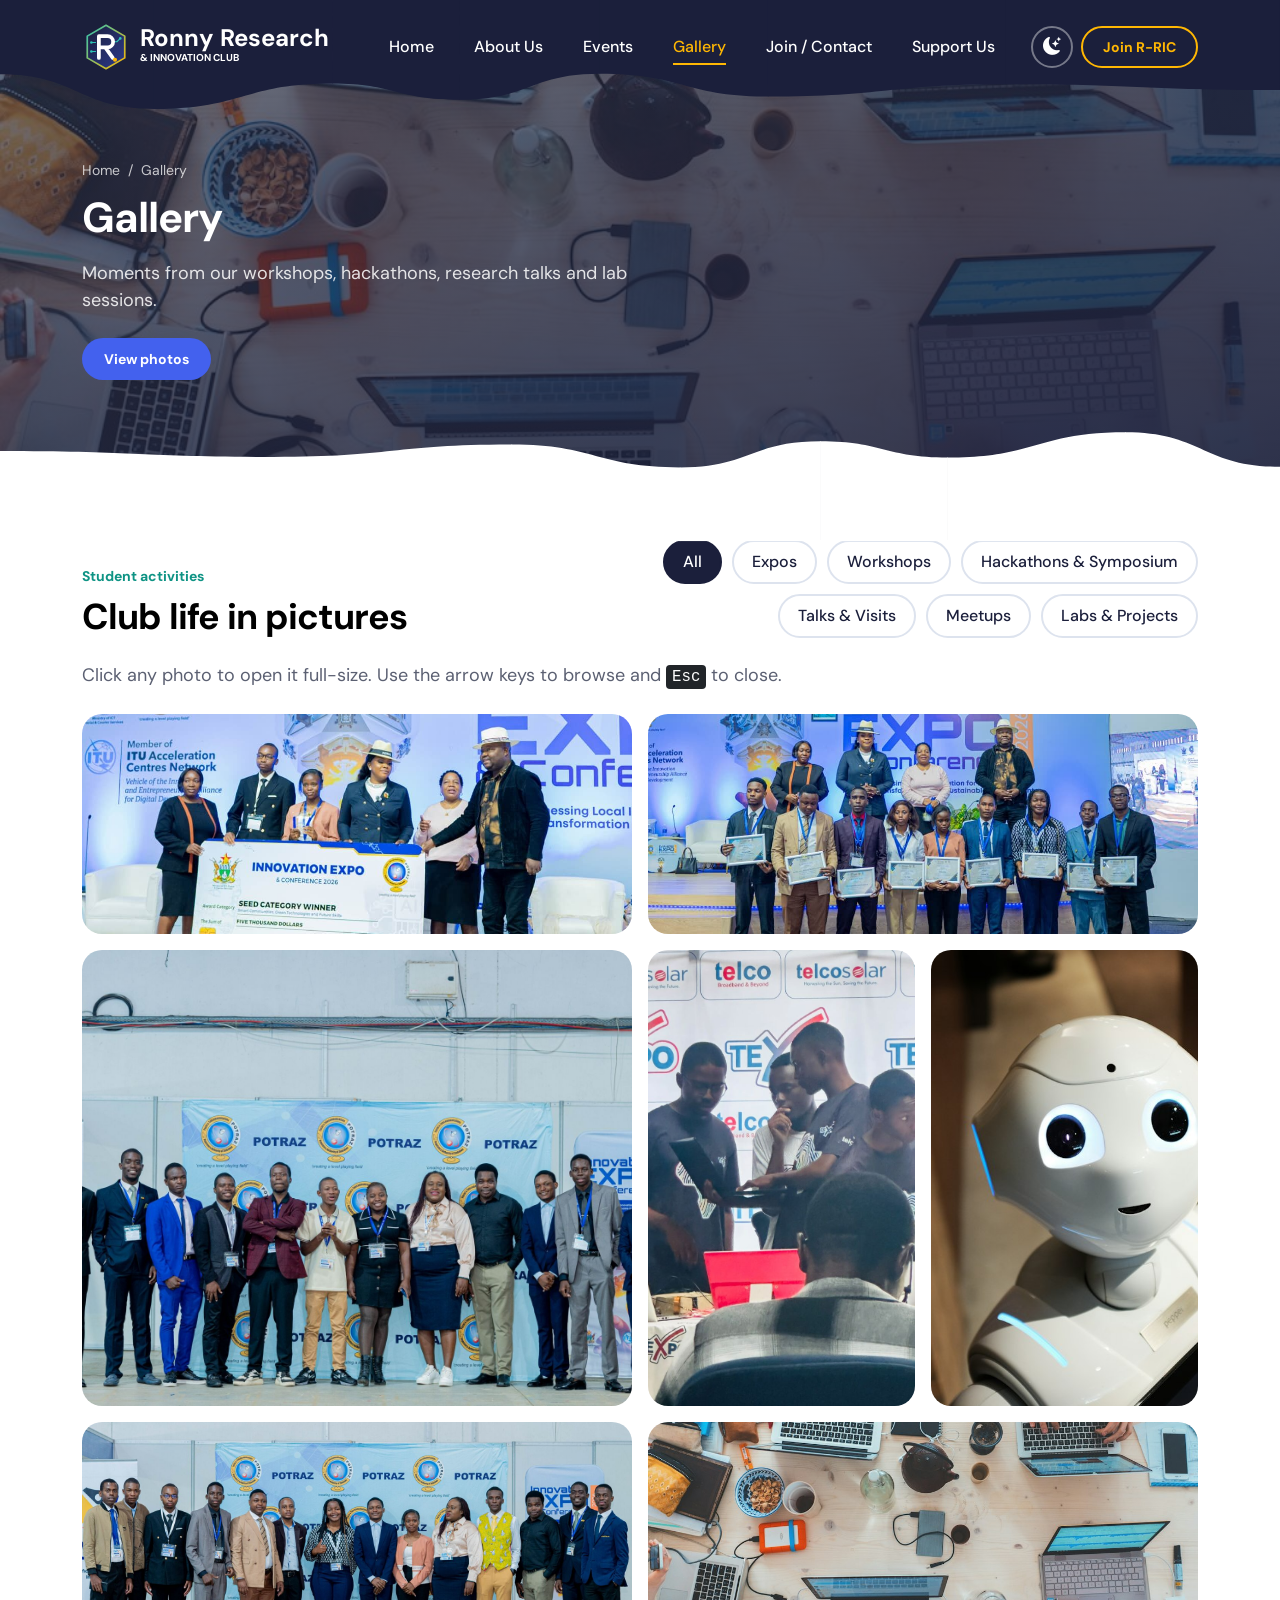
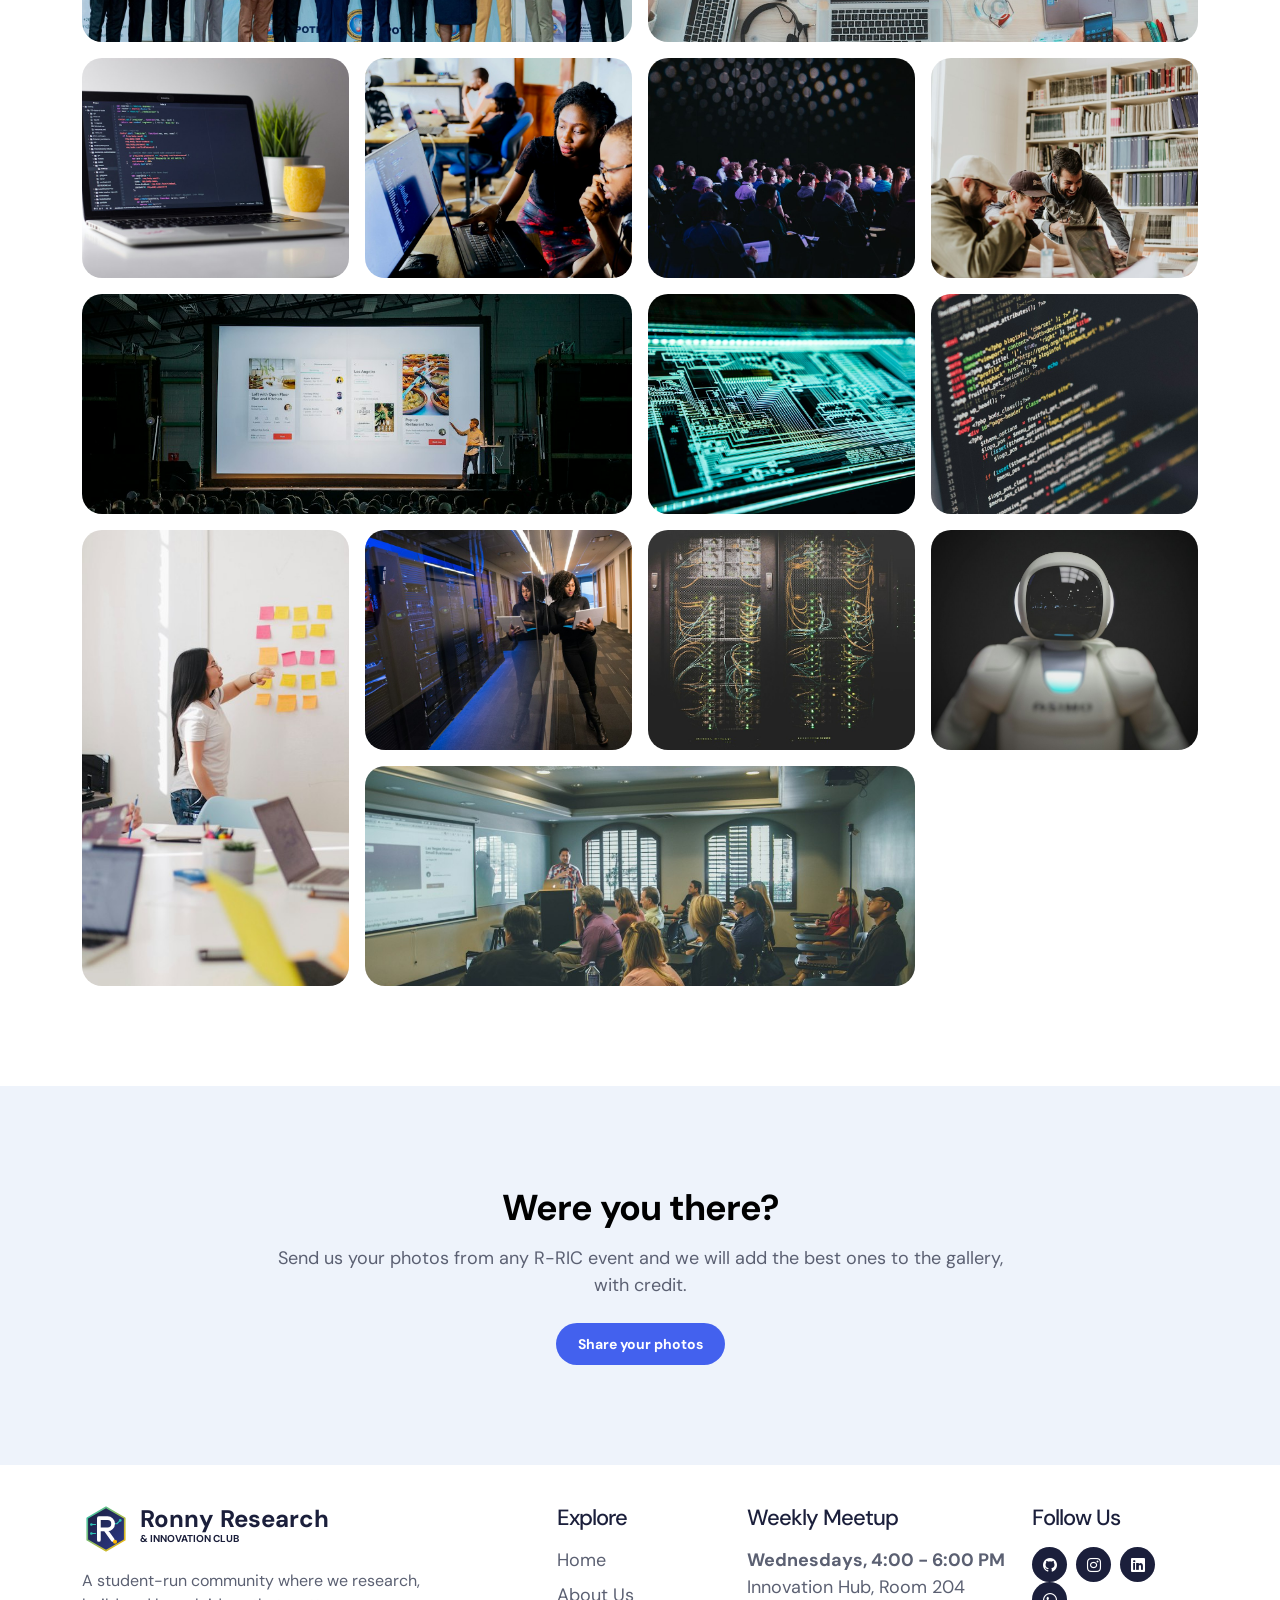
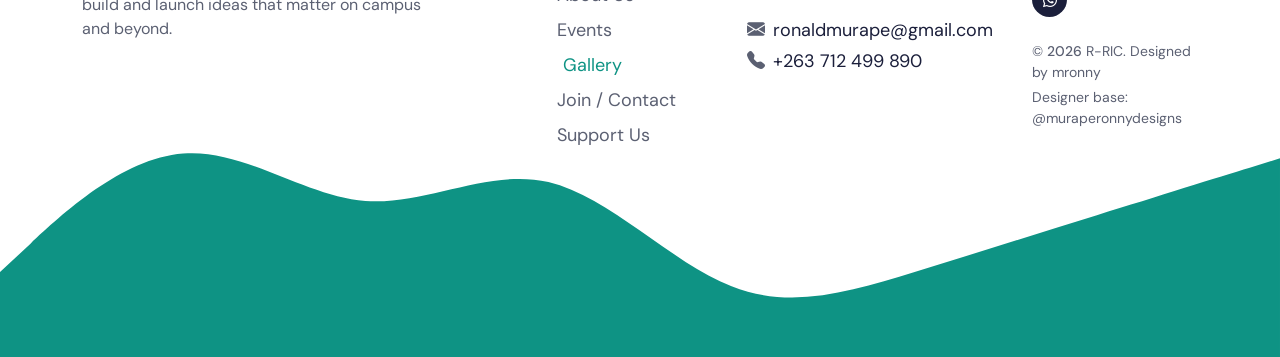
<file: gallery.html>
<!doctype html>
<html lang="en" data-theme="light">
    <head>
        <meta charset="utf-8">
        <meta name="viewport" content="width=device-width, initial-scale=1">

        <meta name="description" content="Photos from R-RIC workshops, hackathons, talks and project showcases.">
        <meta name="author" content="R-RIC Web Team">
        <meta name="theme-color" content="#1B1F3B">

        <title>Gallery | R-RIC · Ronny Research &amp; Innovation Club</title>

        <link rel="icon" type="image/png" href="images/favicon.png">

        <!-- CSS FILES -->
        <link rel="preconnect" href="https://fonts.googleapis.com">
        <link rel="preconnect" href="https://fonts.gstatic.com" crossorigin>
        <link href="https://fonts.googleapis.com/css2?family=DM+Sans:ital,wght@0,400;0,500;0,700;1,400&display=swap" rel="stylesheet">

        <link href="css/bootstrap.min.css" rel="stylesheet">
        <link href="css/bootstrap-icons.css" rel="stylesheet">
        <link href="css/templatemo-tiya-golf-club.css" rel="stylesheet">
        <link href="css/custom-styles.css?v=495b6f68" rel="stylesheet">

        <!-- Loaded in <head> so the saved light/dark theme is applied before the
             page paints. Everything else in main.js waits for DOMContentLoaded. -->
        <script src="js/main.js?v=495b6f68"></script>
<!--

Based on TemplateMo 587 Tiya Golf Club
https://templatemo.com/tm-587-tiya-golf-club

-->
    </head>

    <body>

        <a class="skip-link" href="#main-content">Skip to main content</a>

        <header class="site-header">
            <nav class="navbar navbar-expand-lg" aria-label="Main navigation">
                <div class="container">
                    <a class="navbar-brand d-flex align-items-center" href="index.html">
                        <img src="images/logo.svg" class="navbar-brand-image img-fluid" alt="R-RIC logo" width="48" height="48">
                        <span class="navbar-brand-text">
                            Ronny Research
                            <small>&amp; Innovation Club</small>
                        </span>
                    </a>

                    <button class="navbar-toggler" type="button" data-bs-toggle="collapse" data-bs-target="#navbarNav" aria-controls="navbarNav" aria-expanded="false" aria-label="Toggle navigation">
                        <span class="navbar-toggler-icon"></span>
                    </button>

                    <div class="collapse navbar-collapse" id="navbarNav">
                        <ul class="navbar-nav ms-lg-auto">
                        <li class="nav-item">
                            <a class="nav-link" href="index.html">Home</a>
                        </li>

                        <li class="nav-item">
                            <a class="nav-link" href="about.html">About Us</a>
                        </li>

                        <li class="nav-item">
                            <a class="nav-link" href="events.html">Events</a>
                        </li>

                        <li class="nav-item">
                            <a class="nav-link active" aria-current="page" href="gallery.html">Gallery</a>
                        </li>

                        <li class="nav-item">
                            <a class="nav-link" href="contact.html">Join / Contact</a>
                        </li>

                        <li class="nav-item">
                            <a class="nav-link" href="support.html">Support Us</a>
                        </li>
                        </ul>

                        <div class="nav-actions d-flex align-items-center gap-2 ms-lg-3">
                            <button type="button" class="theme-toggle" id="themeToggle" aria-label="Switch to dark mode" aria-pressed="false">
                                <i class="bi-moon-stars-fill"></i>
                            </button>

                            <a class="btn custom-btn custom-border-btn" href="contact.html#join">Join R-RIC</a>
                        </div>
                    </div>
                </div>
            </nav>
        </header>

        <main id="main-content">

            <!-- PAGE HERO -->
            <section class="hero-section hero-50 hero-gallery d-flex justify-content-center align-items-center" aria-labelledby="page-title">

                <div class="section-overlay"></div>

                <svg viewBox="0 0 1962 178" xmlns="http://www.w3.org/2000/svg" aria-hidden="true"><path fill="#1B1F3B" d="M 0 114 C 118.5 114 118.5 167 237 167 L 237 167 L 237 0 L 0 0 Z" stroke-width="0"></path> <path fill="#1B1F3B" d="M 236 167 C 373 167 373 128 510 128 L 510 128 L 510 0 L 236 0 Z" stroke-width="0"></path> <path fill="#1B1F3B" d="M 509 128 C 607 128 607 153 705 153 L 705 153 L 705 0 L 509 0 Z" stroke-width="0"></path><path fill="#1B1F3B" d="M 704 153 C 812 153 812 113 920 113 L 920 113 L 920 0 L 704 0 Z" stroke-width="0"></path><path fill="#1B1F3B" d="M 919 113 C 1048.5 113 1048.5 148 1178 148 L 1178 148 L 1178 0 L 919 0 Z" stroke-width="0"></path><path fill="#1B1F3B" d="M 1177 148 C 1359.5 148 1359.5 129 1542 129 L 1542 129 L 1542 0 L 1177 0 Z" stroke-width="0"></path><path fill="#1B1F3B" d="M 1541 129 C 1751.5 129 1751.5 138 1962 138 L 1962 138 L 1962 0 L 1541 0 Z" stroke-width="0"></path></svg>

                <div class="container">
                    <div class="row">
                        <div class="col-lg-7 col-12">
                            <nav class="breadcrumb-nav" aria-label="Breadcrumb">
                                <ol>
                                    <li><a href="index.html">Home</a></li>
                                    <li aria-current="page">Gallery</li>
                                </ol>
                            </nav>

                            <h1 id="page-title" class="text-white mb-3">Gallery</h1>

                            <p class="hero-lead mb-4">Moments from our workshops, hackathons, research talks and lab sessions.</p>

                            <a href="#gallery" class="btn custom-btn">View photos</a>
                        </div>
                    </div>
                </div>

                <svg viewBox="0 0 1962 178" xmlns="http://www.w3.org/2000/svg" aria-hidden="true"><path fill="#ffffff" d="M 0 114 C 118.5 114 118.5 167 237 167 L 237 167 L 237 0 L 0 0 Z" stroke-width="0"></path> <path fill="#ffffff" d="M 236 167 C 373 167 373 128 510 128 L 510 128 L 510 0 L 236 0 Z" stroke-width="0"></path> <path fill="#ffffff" d="M 509 128 C 607 128 607 153 705 153 L 705 153 L 705 0 L 509 0 Z" stroke-width="0"></path><path fill="#ffffff" d="M 704 153 C 812 153 812 113 920 113 L 920 113 L 920 0 L 704 0 Z" stroke-width="0"></path><path fill="#ffffff" d="M 919 113 C 1048.5 113 1048.5 148 1178 148 L 1178 148 L 1178 0 L 919 0 Z" stroke-width="0"></path><path fill="#ffffff" d="M 1177 148 C 1359.5 148 1359.5 129 1542 129 L 1542 129 L 1542 0 L 1177 0 Z" stroke-width="0"></path><path fill="#ffffff" d="M 1541 129 C 1751.5 129 1751.5 138 1962 138 L 1962 138 L 1962 0 L 1541 0 Z" stroke-width="0"></path></svg>
            </section>


            <!-- GALLERY GRID -->
            <section class="section-padding" id="gallery" aria-labelledby="gallery-title">
                <div class="container">
                    <div class="row align-items-end mb-4">
                        <div class="col-lg-5 col-12 mb-3 mb-lg-0">
                            <span class="section-label">Student activities</span>
                            <h2 id="gallery-title" class="mb-0">Club life in pictures</h2>
                        </div>

                        <div class="col-lg-7 col-12">
                            <div class="filter-bar justify-content-lg-end" id="galleryFilters" role="group" aria-label="Filter photos">
                                <button type="button" class="filter-btn active" data-filter="all">All</button>
                                <button type="button" class="filter-btn" data-filter="expo">Expos</button>
                                <button type="button" class="filter-btn" data-filter="workshop">Workshops</button>
                                <button type="button" class="filter-btn" data-filter="competition">Hackathons &amp; Symposium</button>
                                <button type="button" class="filter-btn" data-filter="talk">Talks &amp; Visits</button>
                                <button type="button" class="filter-btn" data-filter="meetup">Meetups</button>
                                <button type="button" class="filter-btn" data-filter="lab">Labs &amp; Projects</button>
                            </div>
                        </div>
                    </div>

                    <p class="mb-4">Click any photo to open it full-size. Use the arrow keys to browse and <kbd>Esc</kbd> to close.</p>

                    <div class="gallery-grid" id="galleryGrid">
                        <figure class="gallery-card is-wide" data-category="expo">
                            <a href="images/gallery/innovation-expo-2026-seed-award.jpg" class="gallery-item" data-caption="Seed Category Winner, USD 5,000, Innovation Expo 2026">
                                <img src="images/gallery/innovation-expo-2026-seed-award.jpg" alt="Award winners on stage holding a USD 5,000 Seed Category Winner cheque" loading="lazy">
                            </a>
                            <span class="zoom-icon" aria-hidden="true"><i class="bi-arrows-fullscreen"></i></span>
                            <figcaption><small>Awards</small>Seed Category Winner, USD 5,000, Innovation Expo 2026</figcaption>
                        </figure>

                        <figure class="gallery-card is-wide" data-category="expo">
                            <a href="images/gallery/innovation-expo-2026-winners.jpg" class="gallery-item" data-caption="Certificates of recognition at Innovation Expo 2026">
                                <img src="images/gallery/innovation-expo-2026-winners.jpg" alt="Innovators holding certificates of recognition on stage with officials" loading="lazy">
                            </a>
                            <span class="zoom-icon" aria-hidden="true"><i class="bi-arrows-fullscreen"></i></span>
                            <figcaption><small>Awards</small>Certificates of recognition at Innovation Expo 2026</figcaption>
                        </figure>

                        <figure class="gallery-card is-wide is-tall" data-category="expo">
                            <a href="images/gallery/innovation-expo-2026-team.jpg" class="gallery-item" data-caption="R-RIC members at the Innovation Expo &amp; Conference 2026">
                                <img src="images/gallery/innovation-expo-2026-team.jpg" alt="R-RIC members in formal wear standing together in front of the POTRAZ backdrop at the Innovation Expo 2026" loading="lazy">
                            </a>
                            <span class="zoom-icon" aria-hidden="true"><i class="bi-arrows-fullscreen"></i></span>
                            <figcaption><small>Expos</small>R-RIC members at the Innovation Expo &amp; Conference 2026</figcaption>
                        </figure>

                        <figure class="gallery-card is-tall" data-category="expo">
                            <a href="images/gallery/texpo-prototype-demo.jpg" class="gallery-item" data-caption="Live prototype demo at TEXPO">
                                <img src="images/gallery/texpo-prototype-demo.jpg" alt="Club members in TEXPO T-shirts demonstrating a prototype on a laptop at their stand" loading="lazy">
                            </a>
                            <span class="zoom-icon" aria-hidden="true"><i class="bi-arrows-fullscreen"></i></span>
                            <figcaption><small>Expos</small>Live prototype demo at TEXPO</figcaption>
                        </figure>

                        <figure class="gallery-card is-wide" data-category="expo">
                            <a href="images/gallery/innovation-expo-2026-delegation.jpg" class="gallery-item" data-caption="Our full delegation at Innovation Expo 2026">
                                <img src="images/gallery/innovation-expo-2026-delegation.jpg" alt="A larger group of R-RIC members and delegates posing together at the Innovation Expo 2026" loading="lazy">
                            </a>
                            <span class="zoom-icon" aria-hidden="true"><i class="bi-arrows-fullscreen"></i></span>
                            <figcaption><small>Expos</small>Our full delegation at Innovation Expo 2026</figcaption>
                        </figure>

                        <figure class="gallery-card is-wide" data-category="competition">
                            <a href="images/gallery/hackathon-tables.jpg" class="gallery-item" data-caption="Campus Hackathon: twelve hours, twenty teams, one table">
                                <img src="images/gallery/hackathon-tables.jpg" alt="Overhead view of students' laptops and notes during the campus hackathon" loading="lazy">
                            </a>
                            <span class="zoom-icon" aria-hidden="true"><i class="bi-arrows-fullscreen"></i></span>
                            <figcaption><small>Hackathons</small>Campus Hackathon: twelve hours, twenty teams, one table</figcaption>
                        </figure>

                        <figure class="gallery-card is-tall" data-category="lab">
                            <a href="images/gallery/robotics-expo.jpg" class="gallery-item" data-caption="Meeting a service robot at the robotics expo">
                                <img src="images/gallery/robotics-expo.jpg" alt="A white humanoid service robot greeting visitors at a robotics exhibition" loading="lazy">
                            </a>
                            <span class="zoom-icon" aria-hidden="true"><i class="bi-arrows-fullscreen"></i></span>
                            <figcaption><small>Labs & Projects</small>Meeting a service robot at the robotics expo</figcaption>
                        </figure>

                        <figure class="gallery-card" data-category="workshop">
                            <a href="images/gallery/code-workshop.jpg" class="gallery-item" data-caption="Laptop set up for the Git & GitHub workshop">
                                <img src="images/gallery/code-workshop.jpg" alt="Laptop showing source code next to a potted plant" loading="lazy">
                            </a>
                            <span class="zoom-icon" aria-hidden="true"><i class="bi-arrows-fullscreen"></i></span>
                            <figcaption><small>Workshops</small>Laptop set up for the Git & GitHub workshop</figcaption>
                        </figure>

                        <figure class="gallery-card" data-category="workshop">
                            <a href="images/gallery/pair-programming.jpg" class="gallery-item" data-caption="Pair programming at the Web Dev crash course">
                                <img src="images/gallery/pair-programming.jpg" alt="Two students pair programming together at a laptop" loading="lazy">
                            </a>
                            <span class="zoom-icon" aria-hidden="true"><i class="bi-arrows-fullscreen"></i></span>
                            <figcaption><small>Workshops</small>Pair programming at the Web Dev crash course</figcaption>
                        </figure>

                        <figure class="gallery-card" data-category="talk">
                            <a href="images/gallery/tech-talk-audience.jpg" class="gallery-item" data-caption="Full house for our cybersecurity research talk">
                                <img src="images/gallery/tech-talk-audience.jpg" alt="Audience seated in a dark auditorium listening to a talk" loading="lazy">
                            </a>
                            <span class="zoom-icon" aria-hidden="true"><i class="bi-arrows-fullscreen"></i></span>
                            <figcaption><small>Research Talks</small>Full house for our cybersecurity research talk</figcaption>
                        </figure>

                        <figure class="gallery-card" data-category="meetup">
                            <a href="images/gallery/library-study-group.jpg" class="gallery-item" data-caption="Paper reading circle in the library">
                                <img src="images/gallery/library-study-group.jpg" alt="Three students discussing work around a laptop in a library" loading="lazy">
                            </a>
                            <span class="zoom-icon" aria-hidden="true"><i class="bi-arrows-fullscreen"></i></span>
                            <figcaption><small>Meetups</small>Paper reading circle in the library</figcaption>
                        </figure>

                        <figure class="gallery-card is-wide" data-category="competition">
                            <a href="images/gallery/demo-day-stage.jpg" class="gallery-item" data-caption="Project pitches at Demo Day">
                                <img src="images/gallery/demo-day-stage.jpg" alt="Presenter on stage in front of a large screen with an audience" loading="lazy">
                            </a>
                            <span class="zoom-icon" aria-hidden="true"><i class="bi-arrows-fullscreen"></i></span>
                            <figcaption><small>Symposium</small>Project pitches at Demo Day</figcaption>
                        </figure>

                        <figure class="gallery-card" data-category="lab">
                            <a href="images/gallery/circuit-design.jpg" class="gallery-item" data-caption="PCB design from our hardware team">
                                <img src="images/gallery/circuit-design.jpg" alt="Close-up of a glowing printed circuit board" loading="lazy">
                            </a>
                            <span class="zoom-icon" aria-hidden="true"><i class="bi-arrows-fullscreen"></i></span>
                            <figcaption><small>Labs & Projects</small>PCB design from our hardware team</figcaption>
                        </figure>

                        <figure class="gallery-card" data-category="workshop">
                            <a href="images/gallery/python-bootcamp.jpg" class="gallery-item" data-caption="Python code from the AI & ML bootcamp">
                                <img src="images/gallery/python-bootcamp.jpg" alt="Screen full of colourful Python source code" loading="lazy">
                            </a>
                            <span class="zoom-icon" aria-hidden="true"><i class="bi-arrows-fullscreen"></i></span>
                            <figcaption><small>Workshops</small>Python code from the AI & ML bootcamp</figcaption>
                        </figure>

                        <figure class="gallery-card is-tall" data-category="competition">
                            <a href="images/gallery/design-sprint.jpg" class="gallery-item" data-caption="Research sprint planning on the whiteboard">
                                <img src="images/gallery/design-sprint.jpg" alt="Team members arranging sticky notes on a whiteboard during a planning session" loading="lazy">
                            </a>
                            <span class="zoom-icon" aria-hidden="true"><i class="bi-arrows-fullscreen"></i></span>
                            <figcaption><small>Symposium</small>Research sprint planning on the whiteboard</figcaption>
                        </figure>

                        <figure class="gallery-card" data-category="talk">
                            <a href="images/gallery/data-centre-visit.jpg" class="gallery-item" data-caption="Industry visit to a data centre">
                                <img src="images/gallery/data-centre-visit.jpg" alt="Two women reviewing information on a laptop in a server hall" loading="lazy">
                            </a>
                            <span class="zoom-icon" aria-hidden="true"><i class="bi-arrows-fullscreen"></i></span>
                            <figcaption><small>Research Talks</small>Industry visit to a data centre</figcaption>
                        </figure>

                        <figure class="gallery-card" data-category="lab">
                            <a href="images/gallery/server-room.jpg" class="gallery-item" data-caption="Server racks on the infrastructure tour">
                                <img src="images/gallery/server-room.jpg" alt="Rows of networked server racks with coloured cables" loading="lazy">
                            </a>
                            <span class="zoom-icon" aria-hidden="true"><i class="bi-arrows-fullscreen"></i></span>
                            <figcaption><small>Labs & Projects</small>Server racks on the infrastructure tour</figcaption>
                        </figure>

                        <figure class="gallery-card" data-category="lab">
                            <a href="images/gallery/ai-robot-showcase.jpg" class="gallery-item" data-caption="AI robotics showcase">
                                <img src="images/gallery/ai-robot-showcase.jpg" alt="A white humanoid robot standing against a dark background" loading="lazy">
                            </a>
                            <span class="zoom-icon" aria-hidden="true"><i class="bi-arrows-fullscreen"></i></span>
                            <figcaption><small>Labs & Projects</small>AI robotics showcase</figcaption>
                        </figure>

                        <figure class="gallery-card is-wide" data-category="meetup">
                            <a href="images/gallery/weekly-meetup.jpg" class="gallery-item" data-caption="Wednesday meetup and project stand-ups">
                                <img src="images/gallery/weekly-meetup.jpg" alt="Students in a classroom watching a presentation during the weekly meetup" loading="lazy">
                            </a>
                            <span class="zoom-icon" aria-hidden="true"><i class="bi-arrows-fullscreen"></i></span>
                            <figcaption><small>Meetups</small>Wednesday meetup and project stand-ups</figcaption>
                        </figure>
                    </div>
                </div>
            </section>


            <!-- SHARE CTA -->
            <section class="section-bg section-padding" aria-labelledby="share-title">
                <div class="container">
                    <div class="row">
                        <div class="col-lg-8 col-12 mx-auto text-center">
                            <h2 id="share-title" class="mb-3">Were you there?</h2>
                            <p class="mb-4">Send us your photos from any R-RIC event and we will add the best ones to the gallery, with credit.</p>
                            <a href="contact.html#message" class="btn custom-btn">Share your photos</a>
                        </div>
                    </div>
                </div>
            </section>

        </main>


        <!-- LIGHTBOX (opened by js/main.js; hidden until a photo is clicked) -->
        <div class="lightbox" id="lightbox" role="dialog" aria-modal="true" aria-label="Photo viewer" hidden>
            <span class="lightbox-counter"></span>

            <button type="button" class="lightbox-btn lightbox-close" aria-label="Close photo viewer"><i class="bi-x-lg"></i></button>
            <button type="button" class="lightbox-btn lightbox-prev" aria-label="Previous photo"><i class="bi-chevron-left"></i></button>
            <button type="button" class="lightbox-btn lightbox-next" aria-label="Next photo"><i class="bi-chevron-right"></i></button>

            <figure>
                <img class="lightbox-image" src="images/gallery/innovation-expo-2026-team.jpg" alt="">
                <figcaption class="lightbox-caption"></figcaption>
            </figure>
        </div>

        <footer class="site-footer">
            <div class="container">
                <div class="row">

                    <div class="col-lg-4 col-12 me-auto mb-5 mb-lg-0">
                        <a class="navbar-brand d-flex align-items-center" href="index.html">
                            <img src="images/logo.svg" class="navbar-brand-image img-fluid" alt="" width="48" height="48">
                            <span class="navbar-brand-text">
                                Ronny Research
                                <small>&amp; Innovation Club</small>
                            </span>
                        </a>

                        <p class="footer-tagline">A student-run community where we research, build and launch ideas that matter on campus and beyond.</p>
                    </div>

                    <nav class="col-lg-2 col-md-4 col-6 mb-4 mb-lg-0" aria-label="Footer navigation">
                        <h5 class="site-footer-title mb-3">Explore</h5>

                        <ul class="footer-links">
                        <li><a href="index.html">Home</a></li>
                        <li><a href="about.html">About Us</a></li>
                        <li><a href="events.html">Events</a></li>
                        <li><a href="gallery.html" aria-current="page">Gallery</a></li>
                        <li><a href="contact.html">Join / Contact</a></li>
                        <li><a href="support.html">Support Us</a></li>
                        </ul>
                    </nav>

                    <div class="col-lg-3 col-md-4 col-6 mb-4 mb-lg-0">
                        <h5 class="site-footer-title mb-3">Weekly Meetup</h5>

                        <p class="mb-3">
                            <strong>Wednesdays, 4:00 - 6:00 PM</strong><br>
                            Innovation Hub, Room 204
                        </p>

                        <p class="mb-1"><i class="bi-envelope-fill me-2"></i><a href="mailto:ronaldmurape@gmail.com">ronaldmurape@gmail.com</a></p>
                        <p class="mb-0"><i class="bi-telephone-fill me-2"></i><a href="tel:+263712499890">+263 712 499 890</a></p>
                    </div>

                    <div class="col-lg-2 col-md-4 col-12">
                        <h5 class="site-footer-title mb-3">Follow Us</h5>

                        <ul class="social-icon mb-4">
                            <li class="social-icon-item">
                                <a href="#" class="social-icon-link bi-github" aria-label="R-RIC on GitHub"></a>
                            </li>

                            <li class="social-icon-item">
                                <a href="#" class="social-icon-link bi-instagram" aria-label="R-RIC on Instagram"></a>
                            </li>

                            <li class="social-icon-item">
                                <a href="#" class="social-icon-link bi-linkedin" aria-label="R-RIC on LinkedIn"></a>
                            </li>

                            <li class="social-icon-item">
                                <a href="#" class="social-icon-link bi-whatsapp" aria-label="R-RIC WhatsApp community"></a>
                            </li>
                        </ul>

                        <p class="copyright-text mb-1">&copy; <span id="year">2026</span> R-RIC. Designed by mronny</p>
                        <p class="copyright-text">Designer base: @muraperonnydesigns</p>
                    </div>

                </div>
            </div>

            <svg xmlns="http://www.w3.org/2000/svg" viewBox="0 0 1440 320" aria-hidden="true"><path fill="#0E9384" fill-opacity="1" d="M0,224L34.3,192C68.6,160,137,96,206,90.7C274.3,85,343,139,411,144C480,149,549,107,617,122.7C685.7,139,754,213,823,240C891.4,267,960,245,1029,224C1097.1,203,1166,181,1234,160C1302.9,139,1371,117,1406,106.7L1440,96L1440,320L1405.7,320C1371.4,320,1303,320,1234,320C1165.7,320,1097,320,1029,320C960,320,891,320,823,320C754.3,320,686,320,617,320C548.6,320,480,320,411,320C342.9,320,274,320,206,320C137.1,320,69,320,34,320L0,320Z"></path></svg>
        </footer>

        <button type="button" class="back-to-top" id="backToTop" aria-label="Back to top">
            <i class="bi-arrow-up"></i>
        </button>

        <!-- JAVASCRIPT FILES -->
        <script src="js/jquery.min.js"></script>
        <script src="js/bootstrap.bundle.min.js"></script>
        <script src="js/jquery.sticky.js"></script>
        

    </body>
</html>
</file>
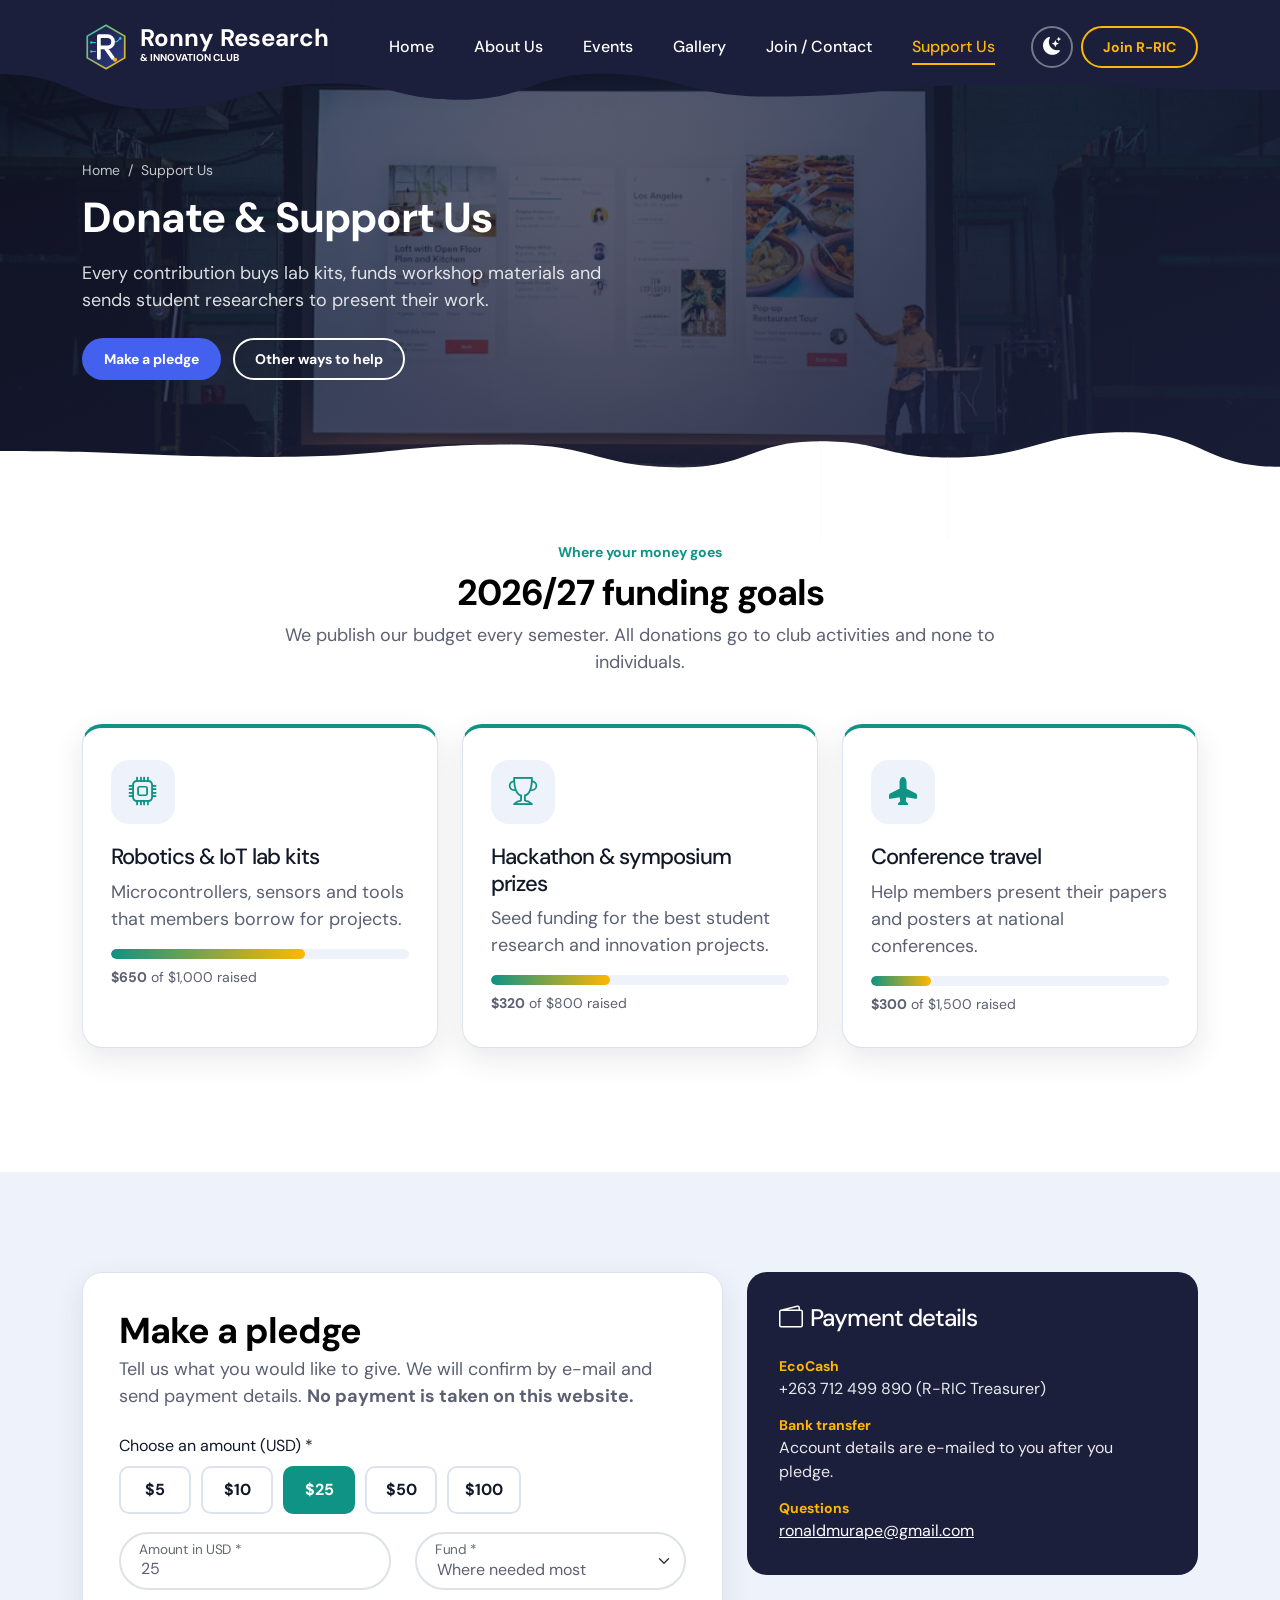
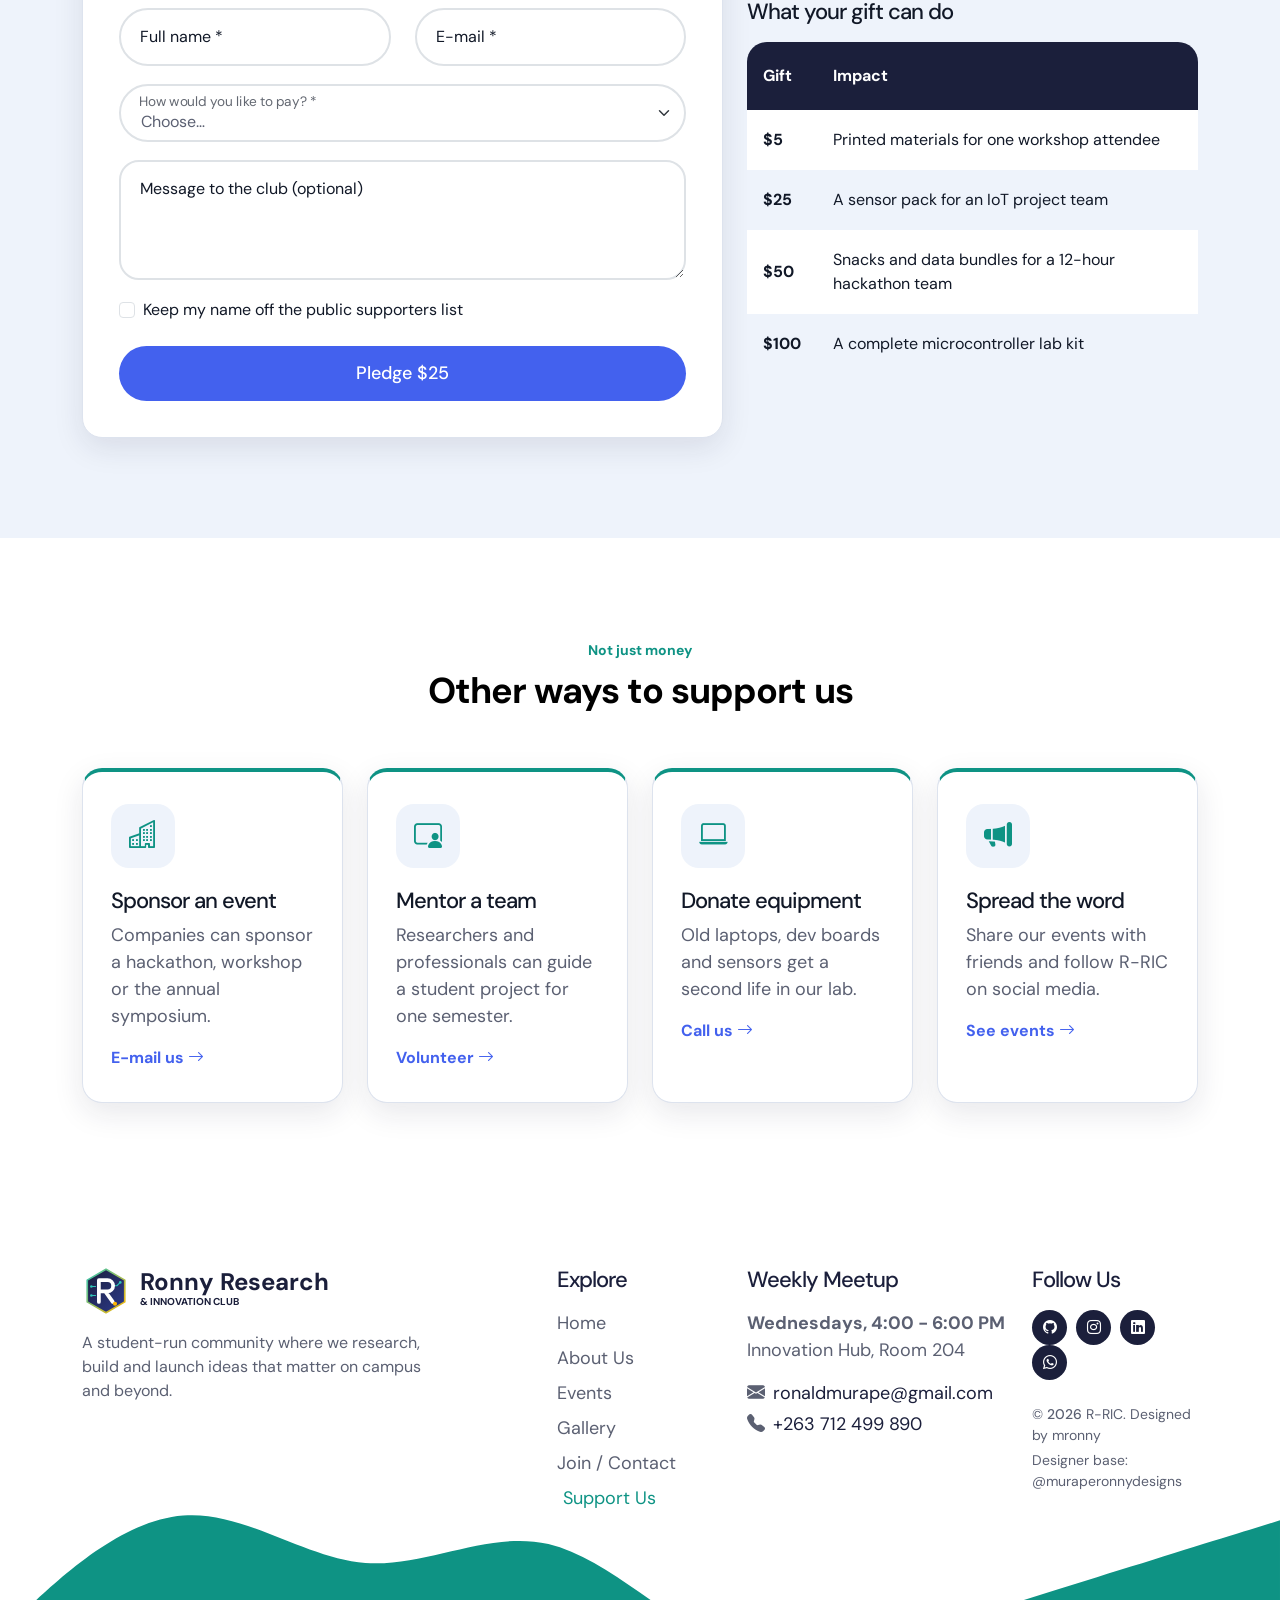
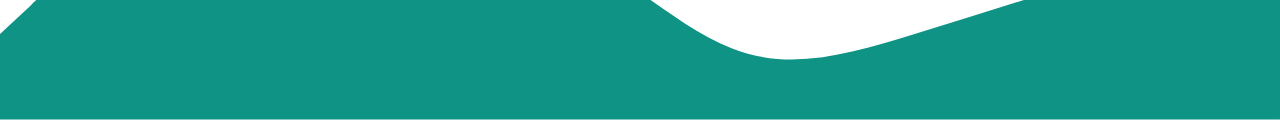
<file: support.html>
<!doctype html>
<html lang="en" data-theme="light">
    <head>
        <meta charset="utf-8">
        <meta name="viewport" content="width=device-width, initial-scale=1">

        <meta name="description" content="Pledge a donation, sponsor an event or volunteer to support the Ronny Research &amp; Innovation Club.">
        <meta name="author" content="R-RIC Web Team">
        <meta name="theme-color" content="#1B1F3B">

        <title>Donate &amp; Support Us | R-RIC · Ronny Research &amp; Innovation Club</title>

        <link rel="icon" type="image/png" href="images/favicon.png">

        <!-- CSS FILES -->
        <link rel="preconnect" href="https://fonts.googleapis.com">
        <link rel="preconnect" href="https://fonts.gstatic.com" crossorigin>
        <link href="https://fonts.googleapis.com/css2?family=DM+Sans:ital,wght@0,400;0,500;0,700;1,400&display=swap" rel="stylesheet">

        <link href="css/bootstrap.min.css" rel="stylesheet">
        <link href="css/bootstrap-icons.css" rel="stylesheet">
        <link href="css/templatemo-tiya-golf-club.css" rel="stylesheet">
        <link href="css/custom-styles.css?v=495b6f68" rel="stylesheet">

        <!-- Loaded in <head> so the saved light/dark theme is applied before the
             page paints. Everything else in main.js waits for DOMContentLoaded. -->
        <script src="js/main.js?v=495b6f68"></script>
<!--

Based on TemplateMo 587 Tiya Golf Club
https://templatemo.com/tm-587-tiya-golf-club

-->
    </head>

    <body>

        <a class="skip-link" href="#main-content">Skip to main content</a>

        <header class="site-header">
            <nav class="navbar navbar-expand-lg" aria-label="Main navigation">
                <div class="container">
                    <a class="navbar-brand d-flex align-items-center" href="index.html">
                        <img src="images/logo.svg" class="navbar-brand-image img-fluid" alt="R-RIC logo" width="48" height="48">
                        <span class="navbar-brand-text">
                            Ronny Research
                            <small>&amp; Innovation Club</small>
                        </span>
                    </a>

                    <button class="navbar-toggler" type="button" data-bs-toggle="collapse" data-bs-target="#navbarNav" aria-controls="navbarNav" aria-expanded="false" aria-label="Toggle navigation">
                        <span class="navbar-toggler-icon"></span>
                    </button>

                    <div class="collapse navbar-collapse" id="navbarNav">
                        <ul class="navbar-nav ms-lg-auto">
                        <li class="nav-item">
                            <a class="nav-link" href="index.html">Home</a>
                        </li>

                        <li class="nav-item">
                            <a class="nav-link" href="about.html">About Us</a>
                        </li>

                        <li class="nav-item">
                            <a class="nav-link" href="events.html">Events</a>
                        </li>

                        <li class="nav-item">
                            <a class="nav-link" href="gallery.html">Gallery</a>
                        </li>

                        <li class="nav-item">
                            <a class="nav-link" href="contact.html">Join / Contact</a>
                        </li>

                        <li class="nav-item">
                            <a class="nav-link active" aria-current="page" href="support.html">Support Us</a>
                        </li>
                        </ul>

                        <div class="nav-actions d-flex align-items-center gap-2 ms-lg-3">
                            <button type="button" class="theme-toggle" id="themeToggle" aria-label="Switch to dark mode" aria-pressed="false">
                                <i class="bi-moon-stars-fill"></i>
                            </button>

                            <a class="btn custom-btn custom-border-btn" href="contact.html#join">Join R-RIC</a>
                        </div>
                    </div>
                </div>
            </nav>
        </header>

        <main id="main-content">

            <!-- PAGE HERO -->
            <section class="hero-section hero-50 hero-support d-flex justify-content-center align-items-center" aria-labelledby="page-title">

                <div class="section-overlay"></div>

                <svg viewBox="0 0 1962 178" xmlns="http://www.w3.org/2000/svg" aria-hidden="true"><path fill="#1B1F3B" d="M 0 114 C 118.5 114 118.5 167 237 167 L 237 167 L 237 0 L 0 0 Z" stroke-width="0"></path> <path fill="#1B1F3B" d="M 236 167 C 373 167 373 128 510 128 L 510 128 L 510 0 L 236 0 Z" stroke-width="0"></path> <path fill="#1B1F3B" d="M 509 128 C 607 128 607 153 705 153 L 705 153 L 705 0 L 509 0 Z" stroke-width="0"></path><path fill="#1B1F3B" d="M 704 153 C 812 153 812 113 920 113 L 920 113 L 920 0 L 704 0 Z" stroke-width="0"></path><path fill="#1B1F3B" d="M 919 113 C 1048.5 113 1048.5 148 1178 148 L 1178 148 L 1178 0 L 919 0 Z" stroke-width="0"></path><path fill="#1B1F3B" d="M 1177 148 C 1359.5 148 1359.5 129 1542 129 L 1542 129 L 1542 0 L 1177 0 Z" stroke-width="0"></path><path fill="#1B1F3B" d="M 1541 129 C 1751.5 129 1751.5 138 1962 138 L 1962 138 L 1962 0 L 1541 0 Z" stroke-width="0"></path></svg>

                <div class="container">
                    <div class="row">
                        <div class="col-lg-7 col-12">
                            <nav class="breadcrumb-nav" aria-label="Breadcrumb">
                                <ol>
                                    <li><a href="index.html">Home</a></li>
                                    <li aria-current="page">Support Us</li>
                                </ol>
                            </nav>

                            <h1 id="page-title" class="text-white mb-3">Donate &amp; Support Us</h1>

                            <p class="hero-lead mb-4">Every contribution buys lab kits, funds workshop materials and sends student researchers to present their work.</p>

                            <a href="#donate" class="btn custom-btn me-2">Make a pledge</a>
                            <a href="#other-ways" class="btn custom-btn custom-border-btn">Other ways to help</a>
                        </div>
                    </div>
                </div>

                <svg viewBox="0 0 1962 178" xmlns="http://www.w3.org/2000/svg" aria-hidden="true"><path fill="#ffffff" d="M 0 114 C 118.5 114 118.5 167 237 167 L 237 167 L 237 0 L 0 0 Z" stroke-width="0"></path> <path fill="#ffffff" d="M 236 167 C 373 167 373 128 510 128 L 510 128 L 510 0 L 236 0 Z" stroke-width="0"></path> <path fill="#ffffff" d="M 509 128 C 607 128 607 153 705 153 L 705 153 L 705 0 L 509 0 Z" stroke-width="0"></path><path fill="#ffffff" d="M 704 153 C 812 153 812 113 920 113 L 920 113 L 920 0 L 704 0 Z" stroke-width="0"></path><path fill="#ffffff" d="M 919 113 C 1048.5 113 1048.5 148 1178 148 L 1178 148 L 1178 0 L 919 0 Z" stroke-width="0"></path><path fill="#ffffff" d="M 1177 148 C 1359.5 148 1359.5 129 1542 129 L 1542 129 L 1542 0 L 1177 0 Z" stroke-width="0"></path><path fill="#ffffff" d="M 1541 129 C 1751.5 129 1751.5 138 1962 138 L 1962 138 L 1962 0 L 1541 0 Z" stroke-width="0"></path></svg>
            </section>


            <!-- FUNDING GOALS -->
            <section class="section-padding" aria-labelledby="goals-title">
                <div class="container">
                    <div class="row">
                        <div class="col-lg-8 col-12 mx-auto text-center mb-5 heading-row">
                            <span class="section-label">Where your money goes</span>
                            <h2 id="goals-title">2026/27 funding goals</h2>
                            <p class="mb-0">We publish our budget every semester. All donations go to club activities and none to individuals.</p>
                        </div>
                    </div>

                    <div class="row g-4">
                        <div class="col-lg-4 col-md-6 col-12">
                            <article class="highlight-card">
                                <span class="highlight-icon"><i class="bi-cpu"></i></span>
                                <h3 class="h5">Robotics &amp; IoT lab kits</h3>
                                <p>Microcontrollers, sensors and tools that members borrow for projects.</p>
                                <div class="goal-progress" role="progressbar" aria-label="Lab kits funding" aria-valuenow="65" aria-valuemin="0" aria-valuemax="100">
                                    <span style="width: 65%;"></span>
                                </div>
                                <p class="small mb-0 mt-2"><strong>$650</strong> of $1,000 raised</p>
                            </article>
                        </div>

                        <div class="col-lg-4 col-md-6 col-12">
                            <article class="highlight-card">
                                <span class="highlight-icon"><i class="bi-trophy"></i></span>
                                <h3 class="h5">Hackathon &amp; symposium prizes</h3>
                                <p>Seed funding for the best student research and innovation projects.</p>
                                <div class="goal-progress" role="progressbar" aria-label="Prize fund" aria-valuenow="40" aria-valuemin="0" aria-valuemax="100">
                                    <span style="width: 40%;"></span>
                                </div>
                                <p class="small mb-0 mt-2"><strong>$320</strong> of $800 raised</p>
                            </article>
                        </div>

                        <div class="col-lg-4 col-md-6 col-12">
                            <article class="highlight-card">
                                <span class="highlight-icon"><i class="bi-airplane-fill"></i></span>
                                <h3 class="h5">Conference travel</h3>
                                <p>Help members present their papers and posters at national conferences.</p>
                                <div class="goal-progress" role="progressbar" aria-label="Travel fund" aria-valuenow="20" aria-valuemin="0" aria-valuemax="100">
                                    <span style="width: 20%;"></span>
                                </div>
                                <p class="small mb-0 mt-2"><strong>$300</strong> of $1,500 raised</p>
                            </article>
                        </div>
                    </div>
                </div>
            </section>


            <!-- DONATION PLEDGE FORM -->
            <section class="section-bg section-padding" id="donate" aria-labelledby="donate-title">
                <div class="container">
                    <div class="row">

                        <div class="col-lg-7 col-12 mb-5 mb-lg-0">
                            <div class="join-panel">
                                <h2 id="donate-title">Make a pledge</h2>
                                <p class="mb-4">Tell us what you would like to give. We will confirm by e-mail and send payment details. <strong>No payment is taken on this website.</strong></p>

                                <form id="donationForm" class="custom-form" action="process-join.php" method="post" novalidate>
                                    <input type="hidden" name="form_type" value="donation">

                                    <div class="hp-field" aria-hidden="true">
                                        <label for="donate-website">Leave this empty</label>
                                        <input type="text" name="website" id="donate-website" tabindex="-1" autocomplete="off">
                                    </div>

                                    <div class="form-summary" role="alert" tabindex="-1" hidden></div>

                                    <fieldset class="field">
                                        <legend class="form-label fs-6 mb-2">Choose an amount (USD) *</legend>
                                        <div class="amount-options" id="amountPresets">
                                            <button type="button" class="amount-btn" data-amount="5">$5</button>
                                            <button type="button" class="amount-btn" data-amount="10">$10</button>
                                            <button type="button" class="amount-btn active" data-amount="25">$25</button>
                                            <button type="button" class="amount-btn" data-amount="50">$50</button>
                                            <button type="button" class="amount-btn" data-amount="100">$100</button>
                                        </div>
                                    </fieldset>

                                    <div class="row">
                                        <div class="col-md-6 col-12">
                                            <div class="field form-floating">
                                                <input type="number" name="amount" id="donate-amount" class="form-control" placeholder="25" min="1" max="10000" step="1" value="25" required>
                                                <label for="donate-amount">Amount in USD *</label>
                                            </div>
                                        </div>

                                        <div class="col-md-6 col-12">
                                            <div class="field form-floating">
                                                <select name="fund" id="donate-fund" class="form-select" required>
                                                    <option value="general" selected>Where needed most</option>
                                                    <option value="lab">Robotics &amp; IoT lab kits</option>
                                                    <option value="prizes">Hackathon &amp; symposium prizes</option>
                                                    <option value="travel">Conference travel</option>
                                                </select>
                                                <label for="donate-fund">Fund *</label>
                                            </div>
                                        </div>

                                        <div class="col-md-6 col-12">
                                            <div class="field form-floating">
                                                <input type="text" name="full_name" id="donate-name" class="form-control" placeholder="Full name" autocomplete="name" maxlength="60" required>
                                                <label for="donate-name">Full name *</label>
                                            </div>
                                        </div>

                                        <div class="col-md-6 col-12">
                                            <div class="field form-floating">
                                                <input type="email" name="email" id="donate-email" class="form-control" placeholder="you@example.com" autocomplete="email" maxlength="120" required>
                                                <label for="donate-email">E-mail *</label>
                                            </div>
                                        </div>

                                        <div class="col-12">
                                            <div class="field form-floating">
                                                <select name="payment_method" id="donate-method" class="form-select" required>
                                                    <option value="" selected>Choose…</option>
                                                    <option value="ecocash">EcoCash</option>
                                                    <option value="bank">Bank transfer</option>
                                                    <option value="cash">Cash at a club meeting</option>
                                                </select>
                                                <label for="donate-method">How would you like to pay? *</label>
                                            </div>

                                            <div class="field form-floating">
                                                <textarea name="message" id="donate-message" class="form-control" placeholder="Message" maxlength="300"></textarea>
                                                <label for="donate-message">Message to the club (optional)</label>
                                            </div>

                                            <div class="form-check mb-4">
                                                <input class="form-check-input" type="checkbox" name="anonymous" id="donate-anonymous" value="yes">
                                                <label class="form-check-label" for="donate-anonymous">Keep my name off the public supporters list</label>
                                            </div>

                                            <button type="submit" class="form-control" id="donateSubmit">Pledge $25</button>
                                        </div>
                                    </div>
                                </form>
                            </div>
                        </div>

                        <div class="col-lg-5 col-12">
                            <aside class="meeting-card mb-4" aria-labelledby="pay-title">
                                <h3 id="pay-title" class="h4 mb-4"><i class="bi-wallet2 me-2"></i>Payment details</h3>
                                <dl>
                                    <dt>EcoCash</dt>
                                    <dd>+263 712 499 890 (R-RIC Treasurer)</dd>

                                    <dt>Bank transfer</dt>
                                    <dd>Account details are e-mailed to you after you pledge.</dd>

                                    <dt>Questions</dt>
                                    <dd class="mb-0"><a href="mailto:ronaldmurape@gmail.com">ronaldmurape@gmail.com</a></dd>
                                </dl>
                            </aside>

                            <h3 class="h5 mb-3">What your gift can do</h3>
                            <div class="table-responsive">
                                <table class="table align-middle">
                                    <thead>
                                        <tr>
                                            <th scope="col">Gift</th>
                                            <th scope="col">Impact</th>
                                        </tr>
                                    </thead>
                                    <tbody>
                                        <tr>
                                            <th scope="row">$5</th>
                                            <td>Printed materials for one workshop attendee</td>
                                        </tr>
                                        <tr>
                                            <th scope="row">$25</th>
                                            <td>A sensor pack for an IoT project team</td>
                                        </tr>
                                        <tr>
                                            <th scope="row">$50</th>
                                            <td>Snacks and data bundles for a 12-hour hackathon team</td>
                                        </tr>
                                        <tr>
                                            <th scope="row">$100</th>
                                            <td>A complete microcontroller lab kit</td>
                                        </tr>
                                    </tbody>
                                </table>
                            </div>
                        </div>

                    </div>
                </div>
            </section>


            <!-- OTHER WAYS TO SUPPORT -->
            <section class="section-padding" id="other-ways" aria-labelledby="ways-title">
                <div class="container">
                    <div class="row">
                        <div class="col-lg-8 col-12 mx-auto text-center mb-5 heading-row">
                            <span class="section-label">Not just money</span>
                            <h2 id="ways-title">Other ways to support us</h2>
                        </div>

                        <div class="col-lg-3 col-md-6 col-12">
                            <article class="highlight-card">
                                <span class="highlight-icon"><i class="bi-building"></i></span>
                                <h3 class="h5">Sponsor an event</h3>
                                <p>Companies can sponsor a hackathon, workshop or the annual symposium.</p>
                                <a href="mailto:ronaldmurape@gmail.com?subject=R-RIC%20sponsorship" class="link-arrow">E-mail us <i class="bi-arrow-right"></i></a>
                            </article>
                        </div>

                        <div class="col-lg-3 col-md-6 col-12">
                            <article class="highlight-card">
                                <span class="highlight-icon"><i class="bi-person-video3"></i></span>
                                <h3 class="h5">Mentor a team</h3>
                                <p>Researchers and professionals can guide a student project for one semester.</p>
                                <a href="contact.html#message" class="link-arrow">Volunteer <i class="bi-arrow-right"></i></a>
                            </article>
                        </div>

                        <div class="col-lg-3 col-md-6 col-12">
                            <article class="highlight-card">
                                <span class="highlight-icon"><i class="bi-laptop"></i></span>
                                <h3 class="h5">Donate equipment</h3>
                                <p>Old laptops, dev boards and sensors get a second life in our lab.</p>
                                <a href="tel:+263712499890" class="link-arrow">Call us <i class="bi-arrow-right"></i></a>
                            </article>
                        </div>

                        <div class="col-lg-3 col-md-6 col-12">
                            <article class="highlight-card">
                                <span class="highlight-icon"><i class="bi-megaphone-fill"></i></span>
                                <h3 class="h5">Spread the word</h3>
                                <p>Share our events with friends and follow R-RIC on social media.</p>
                                <a href="events.html" class="link-arrow">See events <i class="bi-arrow-right"></i></a>
                            </article>
                        </div>
                    </div>
                </div>
            </section>

        </main>

        <footer class="site-footer">
            <div class="container">
                <div class="row">

                    <div class="col-lg-4 col-12 me-auto mb-5 mb-lg-0">
                        <a class="navbar-brand d-flex align-items-center" href="index.html">
                            <img src="images/logo.svg" class="navbar-brand-image img-fluid" alt="" width="48" height="48">
                            <span class="navbar-brand-text">
                                Ronny Research
                                <small>&amp; Innovation Club</small>
                            </span>
                        </a>

                        <p class="footer-tagline">A student-run community where we research, build and launch ideas that matter on campus and beyond.</p>
                    </div>

                    <nav class="col-lg-2 col-md-4 col-6 mb-4 mb-lg-0" aria-label="Footer navigation">
                        <h5 class="site-footer-title mb-3">Explore</h5>

                        <ul class="footer-links">
                        <li><a href="index.html">Home</a></li>
                        <li><a href="about.html">About Us</a></li>
                        <li><a href="events.html">Events</a></li>
                        <li><a href="gallery.html">Gallery</a></li>
                        <li><a href="contact.html">Join / Contact</a></li>
                        <li><a href="support.html" aria-current="page">Support Us</a></li>
                        </ul>
                    </nav>

                    <div class="col-lg-3 col-md-4 col-6 mb-4 mb-lg-0">
                        <h5 class="site-footer-title mb-3">Weekly Meetup</h5>

                        <p class="mb-3">
                            <strong>Wednesdays, 4:00 - 6:00 PM</strong><br>
                            Innovation Hub, Room 204
                        </p>

                        <p class="mb-1"><i class="bi-envelope-fill me-2"></i><a href="mailto:ronaldmurape@gmail.com">ronaldmurape@gmail.com</a></p>
                        <p class="mb-0"><i class="bi-telephone-fill me-2"></i><a href="tel:+263712499890">+263 712 499 890</a></p>
                    </div>

                    <div class="col-lg-2 col-md-4 col-12">
                        <h5 class="site-footer-title mb-3">Follow Us</h5>

                        <ul class="social-icon mb-4">
                            <li class="social-icon-item">
                                <a href="#" class="social-icon-link bi-github" aria-label="R-RIC on GitHub"></a>
                            </li>

                            <li class="social-icon-item">
                                <a href="#" class="social-icon-link bi-instagram" aria-label="R-RIC on Instagram"></a>
                            </li>

                            <li class="social-icon-item">
                                <a href="#" class="social-icon-link bi-linkedin" aria-label="R-RIC on LinkedIn"></a>
                            </li>

                            <li class="social-icon-item">
                                <a href="#" class="social-icon-link bi-whatsapp" aria-label="R-RIC WhatsApp community"></a>
                            </li>
                        </ul>

                        <p class="copyright-text mb-1">&copy; <span id="year">2026</span> R-RIC. Designed by mronny</p>
                        <p class="copyright-text">Designer base: @muraperonnydesigns</p>
                    </div>

                </div>
            </div>

            <svg xmlns="http://www.w3.org/2000/svg" viewBox="0 0 1440 320" aria-hidden="true"><path fill="#0E9384" fill-opacity="1" d="M0,224L34.3,192C68.6,160,137,96,206,90.7C274.3,85,343,139,411,144C480,149,549,107,617,122.7C685.7,139,754,213,823,240C891.4,267,960,245,1029,224C1097.1,203,1166,181,1234,160C1302.9,139,1371,117,1406,106.7L1440,96L1440,320L1405.7,320C1371.4,320,1303,320,1234,320C1165.7,320,1097,320,1029,320C960,320,891,320,823,320C754.3,320,686,320,617,320C548.6,320,480,320,411,320C342.9,320,274,320,206,320C137.1,320,69,320,34,320L0,320Z"></path></svg>
        </footer>

        <button type="button" class="back-to-top" id="backToTop" aria-label="Back to top">
            <i class="bi-arrow-up"></i>
        </button>

        <!-- JAVASCRIPT FILES -->
        <script src="js/jquery.min.js"></script>
        <script src="js/bootstrap.bundle.min.js"></script>
        <script src="js/jquery.sticky.js"></script>
        

    </body>
</html>
</file>
<file: css/templatemo-tiya-golf-club.css>
/*

TemplateMo 587 Tiya Golf Club

https://templatemo.com/tm-587-tiya-golf-club

*/


/*---------------------------------------
  CUSTOM PROPERTIES ( VARIABLES )             
-----------------------------------------*/
:root {
  --white-color:                  #ffffff;
  --primary-color:                #81B29A;
  --secondary-color:              #3D405B;
  --section-bg-color:             #F4F1DE;
  --custom-btn-bg-color:          #F2CC8F;
  --custom-btn-bg-hover-color:    #E07A5F;
  --dark-color:                   #000000;
  --p-color:                      #717275;
  --link-hover-color:             #F2CC8F;

  --body-font-family:             'DM Sans', sans-serif;

  --h1-font-size:                 42px;
  --h2-font-size:                 36px;
  --h3-font-size:                 28px;
  --h4-font-size:                 24px;
  --h5-font-size:                 22px;
  --h6-font-size:                 20px;
  --p-font-size:                  18px;
  --menu-font-size:               16px;
  --btn-font-size:                14px;

  --border-radius-large:          100px;
  --border-radius-medium:         20px;
  --border-radius-small:          10px;

  --font-weight-normal:           400;
  --font-weight-medium:           500;
  --font-weight-bold:             700;
}

body {
  background-color: var(--white-color);
  font-family: var(--body-font-family); 
}


/*---------------------------------------
  TYPOGRAPHY               
-----------------------------------------*/

h2,
h3,
h4,
h5,
h6 {
  color: var(--dark-color);
}

h1,
h2,
h3,
h4,
h5,
h6 {
  font-weight: var(--font-weight-medium);
  letter-spacing: -1px;
}

h1 {
  font-size: var(--h1-font-size);
  font-weight: var(--font-weight-bold);
}

h2 {
  font-size: var(--h2-font-size);
  font-weight: var(--font-weight-bold);
}

h3 {
  font-size: var(--h3-font-size);
}

h4 {
  font-size: var(--h4-font-size);
}

h5 {
  font-size: var(--h5-font-size);
}

h6 {
  font-size: var(--h6-font-size);
}

p {
  color: var(--p-color);
  font-size: var(--p-font-size);
  font-weight: var(--font-weight-normal);
}

ul li {
  color: var(--p-color);
  font-size: var(--p-font-size);
  font-weight: var(--font-weight-normal);
}

a, 
button {
  touch-action: manipulation;
  transition: all 0.3s;
}

a {
  display: inline-block;
  color: var(--secondary-color);
  text-decoration: none;
}

a:hover {
  color: var(--link-hover-color);
}

b,
strong {
  font-weight: var(--font-weight-bold);
}


/*---------------------------------------
  SECTION               
-----------------------------------------*/
.section-bg {
  background-color: var(--section-bg-color);
}

.section-padding {
  padding-top: 100px;
  padding-bottom: 100px;
}

.section-overlay {
  content: "";
  background: rgba(0, 0, 0, 0) linear-gradient(rgba(39, 48, 83, 0.01) 0%, rgb(39, 48, 83) 100%) repeat scroll 0% 0%;
  position: absolute;
  top: 0;
  right: 0;
  bottom: 0;
  left: 0;
}

::selection {
  background-color: var(--primary-color);
  color: var(--white-color);
}


/*---------------------------------------
  ANIMATED HEADLINE               
-----------------------------------------*/
.cd-words-wrapper {
  display: inline-block;
  position: relative;
  text-align: left;
}

.cd-words-wrapper b {
  color: var(--link-hover-color);
  display: inline-block;
  position: absolute;
  white-space: nowrap;
  left: 0;
  top: 0;
}

.cd-words-wrapper b.is-visible {
  position: relative;
}

.no-js .cd-words-wrapper b {
  opacity: 0;
}

.no-js .cd-words-wrapper b.is-visible {
  opacity: 1;
}

.cd-headline.rotate-1 .cd-words-wrapper {
  -webkit-perspective: 300px;
  -moz-perspective: 300px;
  perspective: 300px;
}
.cd-headline.rotate-1 b {
  opacity: 0;
  -webkit-transform-origin: 50% 100%;
  -moz-transform-origin: 50% 100%;
  -ms-transform-origin: 50% 100%;
  -o-transform-origin: 50% 100%;
  transform-origin: 50% 100%;
  -webkit-transform: rotateX(180deg);
  -moz-transform: rotateX(180deg);
  -ms-transform: rotateX(180deg);
  -o-transform: rotateX(180deg);
  transform: rotateX(180deg);
}
.cd-headline.rotate-1 b.is-visible {
  opacity: 1;
  -webkit-transform: rotateX(0deg);
  -moz-transform: rotateX(0deg);
  -ms-transform: rotateX(0deg);
  -o-transform: rotateX(0deg);
  transform: rotateX(0deg);
  -webkit-animation: cd-rotate-1-in 1.2s;
  -moz-animation: cd-rotate-1-in 1.2s;
  animation: cd-rotate-1-in 1.2s;
}
.cd-headline.rotate-1 b.is-hidden {
  -webkit-transform: rotateX(180deg);
  -moz-transform: rotateX(180deg);
  -ms-transform: rotateX(180deg);
  -o-transform: rotateX(180deg);
  transform: rotateX(180deg);
  -webkit-animation: cd-rotate-1-out 1.2s;
  -moz-animation: cd-rotate-1-out 1.2s;
  animation: cd-rotate-1-out 1.2s;
}

@-webkit-keyframes cd-rotate-1-in {
  0% {
    -webkit-transform: rotateX(180deg);
    opacity: 0;
  }
  35% {
    -webkit-transform: rotateX(120deg);
    opacity: 0;
  }
  65% {
    opacity: 0;
  }
  100% {
    -webkit-transform: rotateX(360deg);
    opacity: 1;
  }
}
@-moz-keyframes cd-rotate-1-in {
  0% {
    -moz-transform: rotateX(180deg);
    opacity: 0;
  }
  35% {
    -moz-transform: rotateX(120deg);
    opacity: 0;
  }
  65% {
    opacity: 0;
  }
  100% {
    -moz-transform: rotateX(360deg);
    opacity: 1;
  }
}
@keyframes cd-rotate-1-in {
  0% {
    -webkit-transform: rotateX(180deg);
    -moz-transform: rotateX(180deg);
    -ms-transform: rotateX(180deg);
    -o-transform: rotateX(180deg);
    transform: rotateX(180deg);
    opacity: 0;
  }
  35% {
    -webkit-transform: rotateX(120deg);
    -moz-transform: rotateX(120deg);
    -ms-transform: rotateX(120deg);
    -o-transform: rotateX(120deg);
    transform: rotateX(120deg);
    opacity: 0;
  }
  65% {
    opacity: 0;
  }
  100% {
    -webkit-transform: rotateX(360deg);
    -moz-transform: rotateX(360deg);
    -ms-transform: rotateX(360deg);
    -o-transform: rotateX(360deg);
    transform: rotateX(360deg);
    opacity: 1;
  }
}
@-webkit-keyframes cd-rotate-1-out {
  0% {
    -webkit-transform: rotateX(0deg);
    opacity: 1;
  }
  35% {
    -webkit-transform: rotateX(-40deg);
    opacity: 1;
  }
  65% {
    opacity: 0;
  }
  100% {
    -webkit-transform: rotateX(180deg);
    opacity: 0;
  }
}
@-moz-keyframes cd-rotate-1-out {
  0% {
    -moz-transform: rotateX(0deg);
    opacity: 1;
  }
  35% {
    -moz-transform: rotateX(-40deg);
    opacity: 1;
  }
  65% {
    opacity: 0;
  }
  100% {
    -moz-transform: rotateX(180deg);
    opacity: 0;
  }
}
@keyframes cd-rotate-1-out {
  0% {
    -webkit-transform: rotateX(0deg);
    -moz-transform: rotateX(0deg);
    -ms-transform: rotateX(0deg);
    -o-transform: rotateX(0deg);
    transform: rotateX(0deg);
    opacity: 1;
  }
  35% {
    -webkit-transform: rotateX(-40deg);
    -moz-transform: rotateX(-40deg);
    -ms-transform: rotateX(-40deg);
    -o-transform: rotateX(-40deg);
    transform: rotateX(-40deg);
    opacity: 1;
  }
  65% {
    opacity: 0;
  }
  100% {
    -webkit-transform: rotateX(180deg);
    -moz-transform: rotateX(180deg);
    -ms-transform: rotateX(180deg);
    -o-transform: rotateX(180deg);
    transform: rotateX(180deg);
    opacity: 0;
  }
}


/*---------------------------------------
  CUSTOM BUTTON               
-----------------------------------------*/
.custom-btn {
  background: var(--custom-btn-bg-color);
  border: 2px solid transparent;
  border-radius: var(--border-radius-large);
  color: var(--white-color);
  font-size: var(--btn-font-size);
  font-weight: var(--font-weight-bold);
  line-height: normal;
  transition: all 0.3s;
  padding: 10px 20px;
}

.custom-btn:hover {
  background: var(--custom-btn-bg-hover-color);
  color: var(--white-color);
}

.custom-border-btn {
  background: transparent;
  border: 2px solid var(--custom-btn-bg-color);
  color: var(--custom-btn-bg-color);
}

.custom-border-btn:hover {
  background: var(--custom-btn-bg-color);
  border-color: transparent;
  color: var(--white-color);
}

.custom-btn-bg-white {
  border-color: var(--white-color);
  color: var(--white-color);
}

.custom-btn-group .link {
  color: var(--white-color);
  font-weight: var(--font-weight-medium);
}

.custom-btn-group .link:hover {
  color: var(--link-hover-color);
}


/*---------------------------------------
  NAVIGATION BAR & OFFCANVAS              
-----------------------------------------*/
.offcanvas {
  background-color: var(--primary-color);
  padding: 30px;
}

.offcanvas.offcanvas-end {
  border-left: 0;
}

.offcanvas-header .btn-close {
  transition: all 0.3s;
}

.offcanvas-header .btn-close:hover {
  transform: rotate(180deg);
}

.offcanvas svg {
  position: absolute;
  bottom: 0;
  right: 0;
  left: 0;
}

.sticky-wrapper {
  position: absolute;
  top: 0;
  right: 0;
  left: 0;
}

.sticky-wrapper.is-sticky .navbar {
  background-color: rgb(61 64 91);
}

.navbar {
  background: transparent;
  z-index: 99;
  padding-top: 15px;
  padding-bottom: 15px;
}

.navbar-brand,
.navbar-brand:hover {
  font-size: var(--h4-font-size);
  font-weight: var(--font-weight-bold);
  display: block;
  color: var(--dark-color);
  max-width: 48px;
}

.navbar .navbar-brand,
.navbar .navbar-brand:hover {
  color: var(--white-color);
}

.navbar .navbar-brand-image {
  filter: brightness(0) invert(1);
}

.navbar-brand-image {
  width: 48px;
  height: 48px;
}

.navbar-brand-text {
  line-height: normal;
  margin-left: 10px;
  position: relative;
  bottom: 5px;
}

.navbar-brand-text small {
  display: block;
  font-size: 10px;
  line-height: 1;
  text-transform: uppercase;
}

.navbar-expand-lg .navbar-nav .nav-link {
  border-radius: var(--border-radius-large);
  margin: 10px;
  padding: 10px;
}

.navbar-nav .nav-link {
  display: inline-block;
  color: var(--white-color);
  font-size: var(--menu-font-size);
  font-weight: var(--font-weight-medium);
  padding-top: 15px;
  padding-bottom: 15px;
}

.navbar-nav .nav-link.active, 
.navbar-nav .nav-link:hover {
  color: var(--link-hover-color);
}

.navbar .dropdown-menu {
  background: var(--white-color);
  box-shadow: 0 1rem 3rem rgba(0,0,0,.175);
  border: 0;
  display: inherit;
  opacity: 0;
  min-width: 9rem;
  margin-top: 20px;
  padding: 13px 0 10px 0;
  transition: all 0.3s;
  pointer-events: none;
}

.navbar .dropdown-menu::before {
  content: "";
  width: 0;
  height: 0;
  border-left: 20px solid transparent;
  border-right: 20px solid transparent;
  border-bottom: 15px solid var(--white-color);
  position: absolute;
  top: -10px;
  left: 10px;
}

.navbar .dropdown-item {
  display: inline-block;
  color: var(--p-color);
  font-size: var(--menu-font-size);
  font-weight: var(--font-weight-medium);
  position: relative;
}

.navbar .dropdown-item.active, 
.navbar .dropdown-item:active,
.navbar .dropdown-item:focus, 
.navbar .dropdown-item:hover {
  background: transparent;
  color: var(--link-hover-color);
}

.navbar .dropdown-toggle::after {
  content: "\f282";
  display: inline-block;
  font-family: bootstrap-icons !important;
  font-size: var(--copyright-font-size);
  font-style: normal;
  font-weight: normal !important;
  font-variant: normal;
  text-transform: none;
  line-height: 1;
  vertical-align: -.125em;
  -webkit-font-smoothing: antialiased;
  -moz-osx-font-smoothing: grayscale;
  position: relative;
  left: 2px;
  border: 0;
}

@media screen and (min-width: 992px) {
  .navbar .dropdown:hover .dropdown-menu {
    opacity: 1;
    margin-top: 0;
    pointer-events: auto;
  }
}

.navbar-toggler {
  border: 0;
  padding: 0;
  cursor: pointer;
  margin: 0;
  width: 30px;
  height: 35px;
  outline: none;
}

.navbar-toggler:focus {
  outline: none;
  box-shadow: none;
}

.navbar-toggler[aria-expanded="true"] .navbar-toggler-icon {
  background: transparent;
}

.navbar-toggler[aria-expanded="true"] .navbar-toggler-icon:before,
.navbar-toggler[aria-expanded="true"] .navbar-toggler-icon:after {
  transition: top 300ms 50ms ease, -webkit-transform 300ms 350ms ease;
  transition: top 300ms 50ms ease, transform 300ms 350ms ease;
  transition: top 300ms 50ms ease, transform 300ms 350ms ease, -webkit-transform 300ms 350ms ease;
  top: 0;
}

.navbar-toggler[aria-expanded="true"] .navbar-toggler-icon:before {
  transform: rotate(45deg);
}

.navbar-toggler[aria-expanded="true"] .navbar-toggler-icon:after {
  transform: rotate(-45deg);
}

.navbar-toggler .navbar-toggler-icon {
  background: var(--white-color);
  transition: background 10ms 300ms ease;
  display: block;
  width: 30px;
  height: 2px;
  position: relative;
}

.navbar-toggler .navbar-toggler-icon:before,
.navbar-toggler .navbar-toggler-icon:after {
  transition: top 300ms 350ms ease, -webkit-transform 300ms 50ms ease;
  transition: top 300ms 350ms ease, transform 300ms 50ms ease;
  transition: top 300ms 350ms ease, transform 300ms 50ms ease, -webkit-transform 300ms 50ms ease;
  position: absolute;
  right: 0;
  left: 0;
  background: var(--white-color);
  width: 30px;
  height: 2px;
  content: '';
}

.navbar-toggler .navbar-toggler-icon::before {
  top: -8px;
}

.navbar-toggler .navbar-toggler-icon::after {
  top: 8px;
}


/*---------------------------------------
  HERO        
-----------------------------------------*/
.hero-section {
  background-image: url('../images/anna-rosar-ZxFyVBHMK-c-unsplash.jpg');
  background-repeat: no-repeat;
  background-size: cover;
  background-position: center;
  position: relative;
  padding-top: 100px;
  padding-bottom: 100px;
  height: 100vh;
  min-height: 670px;
  margin-bottom: -90px;
}

.hero-50 {
  height: auto;
  min-height: 540px;
  margin-bottom: -100px;
}

.hero-50 .container + svg {
  transform: rotate(180deg);
}

.hero-section .ratio {
  border-radius: var(--border-radius-medium);
  overflow: hidden;
}

.hero-section svg {
  position: absolute;
  right: 0;
  left: 0;
}

.hero-section > svg {
  top: 0;
}

.hero-section .container + svg {
  top: auto;
  bottom: -1px;
}

.hero-section .row {
  position: relative;
  z-index: 22;
}


/*---------------------------------------
  BACKGROUND IMAGE SECTION        
-----------------------------------------*/
.section-bg-image {
  background-image: url('../images/frederik-rosar-NDSZcCfnsbY-unsplash.jpg');
  background-repeat: no-repeat;
  background-size: cover;
  background-position: center;
  position: relative;
  margin-bottom: -70px;
}

.section-bg-image .container + svg {
  transform: rotate(180deg);
  position: relative;
  bottom: -1px;
}

.section-bg-image-block {
  backdrop-filter: blur(5px) saturate(180%);
  -webkit-backdrop-filter: blur(5px) saturate(180%);
  background-color: rgba(255, 255, 255, 0.75);
  border-radius: var(--border-radius-medium);
  border: 1px solid rgba(209, 213, 219, 0.3);
  border-radius: var(--border-radius-medium);
  padding: 50px;
}

.section-bg-image-block .input-group {
  background-color: var(--white-color);
  border-radius: var(--border-radius-large);
  padding: 10px 15px;
}

.section-bg-image-block .input-group-text {
  background-color: transparent;
  border: 0;
}

.section-bg-image-block input[type="email"] {
  border: 0;
  box-shadow: none;
  margin-bottom: 0;
  padding-left: 0;
}

.section-bg-image-block button[type="submit"] {
  background-color: var(--primary-color);
  border: 0;
  border-radius: var(--border-radius-large) !important;
  color: var(--white-color);
  max-width: 150px;
}


/*---------------------------------------
  ABOUT SECTOIN              
-----------------------------------------*/
.about-section {
  padding-bottom: 70px;
}

.member-block-image-wrap {
  border-radius: var(--border-radius-medium);
  position: relative;
  overflow: hidden;
}

.member-block-image-wrap:hover .member-block-image {
  transform: scale(1.2);
}

.member-block-image-wrap:hover .social-icon {
  opacity: 1;
}

.member-block-image-wrap .social-icon {
  background-color: var(--white-color);
  border-radius: var(--border-radius-large);
  position: absolute;
  top: 50%;
  left: 50%;
  transform: translate(-50%, -50%);
  opacity: 0;
  transition: all 0.5s;
  padding: 15px 20px;
  width: auto;
}

.member-block-image {
  transition: all 0.3s;
}

.member-block-info {
  padding: 10px;
}

.member-block-info h4,
.member-block-info p {
  margin-bottom: 0;
}


/*---------------------------------------
  CUSTOM BLOCK              
-----------------------------------------*/
.custom-block {
  border-radius: var(--border-radius-medium);
  position: relative;
  overflow: hidden;
  padding: 30px 20px;
}

.custom-block-bg {
  background: var(--white-color);
}

.custom-block-date-wrap {
  background-color: var(--primary-color);
  border-radius: var(--border-radius-medium);
  text-align: center;
  padding: 20px 30px;
}

.custom-block-date {
  font-size: var(--h1-font-size);
}

.custom-block-image-wrap {
  border-radius: var(--border-radius-medium);
  position: relative;
  overflow: hidden;
}

.custom-block-image-wrap:hover .custom-block-image {
  transform: scale(1.2);
}

.custom-block-image-wrap:hover .custom-block-icon {
  opacity: 1;
}

.custom-block-image {
  transition: all 0.3s;
}

.custom-block-image-wrap .custom-block-date-wrap,
.custom-block-image-wrap .custom-btn-wrap {
  position: absolute;
  bottom: 0;
}

.custom-block-image-wrap .custom-block-date-wrap {
  border-radius: 0;
  left: 0;
  width: 50%;
  padding: 12.30px 20px;
}

.custom-block-image-wrap .custom-btn-wrap {
  right: 0;
  width: 50%;
}

.custom-block-image-wrap .custom-btn  {
  border-radius: 0;
  display: block;
  padding: 15px 20px;
}

.custom-block-info {
  padding-top: 10px;
}

.custom-block-image-wrap + .custom-block-info {
  padding-top: 20px;
}

.custom-block-span {
  color: var(--secondary-color);
  font-weight: var(--font-weight-bold);
  min-width: 110px;
  margin-right: 10px;
}

.custom-block-icon {
  background: var(--custom-btn-bg-color);
  border-radius: var(--border-radius-large);
  color: var(--white-color);
  width: 60px;
  height: 60px;
  line-height: 60px;
  text-align: center;
  font-size: var(--h3-font-size);
  position: absolute;
  top: 50%;
  left: 50%;
  transform: translate(-50%, -50%);
  opacity: 0;
  transition: all 0.5s;
}

.custom-block-icon:hover {
  background: var(--custom-btn-bg-hover-color);
  color: var(--white-color);
}


/*---------------------------------------
  EVENTS SECTION            
-----------------------------------------*/
.events-section.section-bg .container > .row {
  margin-right: 5px;
  margin-left: 5px;
}

.events-section.section-bg .container > .row .row {
  margin: auto;
}

.events-listing-section {
  margin-bottom: 100px;
}

.events-detail-section .custom-block-info {
  padding: 40px 60px;
}

.events-detail-info {
  background-color: var(--section-bg-color);
  border-radius: var(--border-radius-medium);
  padding: 50px 25px;
}

.events-title {
  font-size: var(--h3-font-size);
  font-weight: var(--font-weight-medium);
}


/*---------------------------------------
  MEMBERSHIP SECTION            
-----------------------------------------*/
.membership-section .container {
  position: relative;
  z-index: 2;
}

.table-responsive {
  border-radius: var(--border-radius-medium);
}

.table-responsive tbody, 
.table-responsive td, 
.table-responsive tfoot, 
.table-responsive th, 
.table-responsive thead, 
.table-responsive tr {
  border: 0;
}

.table-responsive thead tr {
  background-color: var(--secondary-color);
  color: var(--white-color);
}

.table-responsive thead th {
  padding: 22px 16px !important;
}

.table-responsive tbody tr:nth-child(even) {
  background-color: var(--section-bg-color);
}

.table>:not(caption)>*>* {
  padding: 18px 16px;
}

.table-responsive .bi-check-circle-fill {
  color: var(--primary-color);
}

.table-responsive .bi-x-circle-fill {
  color: var(--custom-btn-bg-hover-color);
}

.membership-form {
  background-color: var(--secondary-color);
  border-radius: var(--border-radius-medium);
  padding: 35px;
}

.membership-form .form-floating>textarea {
  border-radius: var(--border-radius-medium);
  height: 100px;
}


/*---------------------------------------
  CONTACT               
-----------------------------------------*/
.contact-form .form-floating>textarea {
  border-radius: var(--border-radius-medium);
  height: 120px;
}

.contact-info {
  position: relative;
}

.contact-info-item {
  background: var(--secondary-color);
  border-radius: var(--border-radius-medium);
  position: absolute;
  overflow: hidden;
  top: 50%;
  left: 50%;
  transform: translate(-50%, -50%);
  text-align: center;
}

.contact-info-body {
  padding: 20px 30px;
}

.contact-info-body strong,
.contact-info-item a {
  color: var(--white-color);
}

.contact-info-footer {
  background-color: var(--custom-btn-bg-hover-color);
  padding: 10px 20px;
  transition: all 0.3s;
}

.contact-info-footer:hover {
  background-color: var(--custom-btn-bg-color);
}

.contact-info-footer a {
  display: block;
  font-weight: var(--font-weight-bold);
}


/*---------------------------------------
  SITE FOOTER            
-----------------------------------------*/
.site-footer {
  position: relative;
  padding-bottom: 200px;
}

.site-footer .container {
  position: relative;
  z-index: 2;
}

.site-footer svg {
  position: absolute;
  bottom: 0;
  right: 0;
  left: 0;
  pointer-events: none;
}

.site-footer-title {
  color: var(--secondary-color);
}

.site-footer p span {
  font-weight: var(--font-weight-medium);
  margin-right: auto;
}


/*---------------------------------------
  CUSTOM FORM               
-----------------------------------------*/
.custom-form .form-control {
  border-radius: var(--border-radius-large);
  border-width: 2px;
  box-shadow: none;
  color: var(--p-color);
  margin-bottom: 20px;
  padding: 10px;
  padding-left: 20px;
  outline: none;
}

.custom-form .form-control:focus,
.custom-form .form-control:hover {
  border-color: var(--dark-color);
}

.form-floating>label {
  padding-left: 20px;
}

.custom-form button[type="submit"] {
  background: var(--custom-btn-bg-color);
  border: none;
  border-radius: var(--border-radius-large);
  color: var(--white-color);
  font-size: var(--p-font-size);
  font-weight: var(--font-weight-medium);
  transition: all 0.3s;
  margin-bottom: 0;
  padding-left: 10px;
}

.custom-form button[type="submit"]:hover,
.custom-form button[type="submit"]:focus {
  background: var(--custom-btn-bg-hover-color);
  border-color: transparent;
}

.header-form {
  position: relative;
}

.header-form .form-control {
  padding-left: 42px;
}

.header-form-icon {
  width: 24px;
  position: absolute;
  top: 0;
  margin: 12px;
  margin-left: 15px;
}


/*---------------------------------------
  SOCIAL ICON               
-----------------------------------------*/
.social-icon {
  margin: 0;
  padding: 0;
}

.social-icon-item {
  list-style: none;
  display: inline-block;
  vertical-align: top;
}

.social-icon-link {
  background: var(--secondary-color);
  border-radius: var(--border-radius-large);
  color: var(--white-color);
  font-size: var(--btn-font-size);
  display: block;
  margin-right: 5px;
  text-align: center;
  width: 35px;
  height: 35px;
  line-height: 36px;
  transition: background 0.2s, color 0.2s;
}

.social-icon-link:hover {
  background: var(--primary-color);
  color: var(--white-color);
}


/*---------------------------------------
  RESPONSIVE STYLES               
-----------------------------------------*/
@media screen and (max-width: 991px) {
  h1 {
    font-size: 36px;
  }

  h2 {
    font-size: 28px;
  }

  h3 {
    font-size: 22px;
  }

  h4 {
    font-size: 20px;
  }

  h5 {
    font-size: 18px;
  }

  h6 {
    font-size: 16px;
  }

  .section-padding {
    padding-top: 50px;
    padding-bottom: 50px;
  }
  
  .navbar {
    background-color: var(--secondary-color);
  }

  .navbar-nav .dropdown-menu {
    position: relative;
    left: 10px;
    opacity: 1;
    pointer-events: auto;
    max-width: 155px;
    margin-top: 15px;
    margin-bottom: 15px;
  }

  .navbar-expand-lg .navbar-nav {
    padding-top: 15px;
    padding-bottom: 10px;
  }

  .navbar-expand-lg .navbar-nav .nav-link {
    margin: 5px;
    padding: 0;
  }

  .hero-section {
    position: relative;
    top: 82px;
    margin-bottom: 82px;
  }

  .events-listing-section {
    margin-bottom: 50px;
  }

  .events-detail-section .custom-block-info {
    padding: 40px;
  }

  .events-detail-info {
    padding: 35px 25px;
  }

  .contact-info-item {
    width: 60%;
  }

  .events-detail-section .contact-info-item {
    width: 70%;
  }

  .section-bg-image {
    margin-bottom: 0;
  }

  .section-bg-image-block {
    padding: 30px;
  }

  .site-footer {
    padding-top: 20px;
    padding-bottom: 100px;
  }
}

@media screen and (max-width: 480px) {
  .navbar-brand {
    font-size: var(--p-font-size);
  }

  .navbar-brand-icon {
    width: 30px;
    height: 30px;
  }

  .navbar-brand-icon::after {
    top: 5px;
  }

  .section-bg-image-block {
    padding: 30px;
  }

  .contact-info-item {
    width: 72%;
  }
}

@media screen and (max-width: 360px) {
  .custom-btn {
    font-size: 12px;
    padding: 4px 12px;
  }
}
</file>
<file: css/custom-styles.css>
/* =====================================================================
   R-RIC · Ronny Research & Innovation Club
   css/custom-styles.css

   Loaded AFTER bootstrap.min.css and templatemo-tiya-golf-club.css, so
   it re-brands the template by overriding its custom properties and
   adds the club-specific components.

   Sections
     1.  Brand palette (overrides template variables)
     2.  Navbar, logo & theme toggle
     3.  Page heroes (one background per page)
     4.  Box model demo: highlight cards
     5.  Stats strip & next-event card (positioning)
     6.  Events: filter bar, badges, cards
     7.  About: vision / mission, committee cards, tables
     8.  Gallery grid & lightbox (fixed positioning)
     9.  Forms: validation states
     10. Footer & back-to-top button
     11. Dark theme
     12. Responsive tweaks & reduced motion
   ===================================================================== */


/* DM Sans: the TemplateMo font, self-hosted as a fallback for offline
   viewing. Same family name as the Google Fonts link in <head>. */
@font-face {
    font-family: 'DM Sans';
    font-style: normal;
    font-weight: 400 700;
    font-display: swap;
    src: url('../fonts/dm-sans-latin.woff2') format('woff2');
}

@font-face {
    font-family: 'DM Sans';
    font-style: italic;
    font-weight: 400;
    font-display: swap;
    src: url('../fonts/dm-sans-latin-italic.woff2') format('woff2');
}


/* ---------------------------------------------------------------------
   1. BRAND PALETTE
   --------------------------------------------------------------------- */
:root {
    --primary-color:              #0E9384;  /* circuit teal   */
    --secondary-color:            #1B1F3B;  /* deep navy      */
    --section-bg-color:           #EEF3FB;  /* cool light blue */
    --custom-btn-bg-color:        #4361EE;  /* electric indigo */
    --custom-btn-bg-hover-color:  #3A0CA3;  /* deep violet     */
    --link-hover-color:           #FFB703;  /* spark amber     */
    --p-color:                    #5B6072;

    /* Club-specific tokens */
    --rt-accent:        #FFB703;
    --rt-teal-bright:   #2EC4B6;
    --rt-body-bg:       #FFFFFF;
    --rt-surface:       #FFFFFF;
    --rt-text:          #111827;
    --rt-border:        #DDE3EE;
    --rt-shadow:        0 10px 30px rgba(27, 31, 59, 0.10);
    --rt-shadow-hover:  0 18px 40px rgba(27, 31, 59, 0.18);
    --rt-error:         #D62839;
    --rt-success:       #0E9384;
    --rt-transition:    0.3s ease;
}

body {
    background-color: var(--rt-body-bg);
    color: var(--rt-text);
    transition: background-color var(--rt-transition), color var(--rt-transition);
}

/* Accessible keyboard focus for everything interactive */
a:focus-visible,
button:focus-visible,
input:focus-visible,
select:focus-visible,
textarea:focus-visible {
    outline: 3px solid var(--rt-accent);
    outline-offset: 2px;
}

.skip-link {
    position: absolute;
    top: -60px;
    left: 16px;
    z-index: 1000;
    background: var(--rt-accent);
    color: var(--secondary-color);
    font-weight: var(--font-weight-bold);
    padding: 10px 16px;
    border-radius: 0 0 10px 10px;
    transition: top var(--rt-transition);
}

.skip-link:focus {
    top: 0;
    color: var(--secondary-color);
}


/* Typography: follow the Tiya Golf Club template exactly.
   Bootstrap's .h1-.h6 helper classes get the template's sizes, weight and
   -1px tracking, and form controls use DM Sans instead of the browser font. */
.h1, .h2, .h3, .h4, .h5, .h6 {
    font-family: var(--body-font-family);
    font-weight: var(--font-weight-medium);
    letter-spacing: -1px;
}

.h1 { font-size: var(--h1-font-size); font-weight: var(--font-weight-bold); }
.h2 { font-size: var(--h2-font-size); font-weight: var(--font-weight-bold); }
.h3 { font-size: var(--h3-font-size); }
.h4 { font-size: var(--h4-font-size); }
.h5 { font-size: var(--h5-font-size); }
.h6 { font-size: var(--h6-font-size); }

button,
input,
select,
textarea,
table,
.btn,
.form-control,
.form-select {
    font-family: var(--body-font-family);
}

@media screen and (max-width: 991px) {
    .h1 { font-size: 36px; }
    .h2 { font-size: 28px; }
    .h3 { font-size: 22px; }
    .h4 { font-size: 20px; }
    .h5 { font-size: 18px; }
    .h6 { font-size: 16px; }
}


/* ---------------------------------------------------------------------
   2. NAVBAR, LOGO & THEME TOGGLE
   --------------------------------------------------------------------- */

/* The template turns the logo white with a filter; keep our colours. */
.navbar .navbar-brand-image {
    filter: none;
}

.navbar-brand-text {
    white-space: nowrap;
}

.sticky-wrapper.is-sticky .navbar {
    background-color: var(--secondary-color);
    box-shadow: 0 6px 20px rgba(0, 0, 0, 0.25);
}

/* Animated underline on nav links (pseudo-element + transform transition) */
.navbar-expand-lg .navbar-nav .nav-link {
    position: relative;
}

.navbar-expand-lg .navbar-nav .nav-link::after {
    content: "";
    position: absolute;
    left: 10px;
    right: 10px;
    bottom: 4px;
    height: 2px;
    background: var(--rt-accent);
    transform: scaleX(0);
    transform-origin: left;
    transition: transform var(--rt-transition);
}

.navbar-expand-lg .navbar-nav .nav-link:hover::after,
.navbar-expand-lg .navbar-nav .nav-link.active::after {
    transform: scaleX(1);
}

.theme-toggle {
    width: 42px;
    height: 42px;
    border-radius: 50%;
    border: 2px solid rgba(255, 255, 255, 0.4);
    background: transparent;
    color: var(--white-color);
    font-size: var(--p-font-size);
    display: inline-flex;
    align-items: center;
    justify-content: center;
    transition: transform var(--rt-transition), border-color var(--rt-transition), color var(--rt-transition);
}

.theme-toggle:hover {
    color: var(--rt-accent);
    border-color: var(--rt-accent);
    transform: rotate(-20deg);
}

.navbar .custom-border-btn {
    border-color: var(--rt-accent);
    color: var(--rt-accent);
}

.navbar .custom-border-btn:hover {
    background: var(--rt-accent);
    color: var(--secondary-color);
}


/* ---------------------------------------------------------------------
   3. PAGE HEROES
   --------------------------------------------------------------------- */
.hero-section {
    background-image: url('../images/hero-students-coding.jpg');
}

.hero-about   { background-image: url('../images/gallery/weekly-meetup.jpg'); }
.hero-events  { background-image: url('../images/gallery/tech-talk-audience.jpg'); }
.hero-gallery { background-image: url('../images/gallery/hackathon-tables.jpg'); }
.hero-contact { background-image: url('../images/gallery/pair-programming.jpg'); }
.hero-support { background-image: url('../images/gallery/demo-day-stage.jpg'); }

.section-overlay {
    background: linear-gradient(160deg, rgba(27, 31, 59, 0.55) 0%, rgba(27, 31, 59, 0.92) 100%);
}

.hero-lead {
    color: rgba(255, 255, 255, 0.85);
    max-width: 560px;
}

.breadcrumb-nav ol {
    display: flex;
    gap: 8px;
    list-style: none;
    padding: 0;
    margin: 0 0 12px;
    font-size: var(--btn-font-size);
}

.breadcrumb-nav li,
.breadcrumb-nav a {
    color: rgba(255, 255, 255, 0.75);
}

.breadcrumb-nav li + li::before {
    content: "/";
    margin-right: 8px;
}

.breadcrumb-nav a:hover {
    color: var(--rt-accent);
}

.section-bg-image {
    background-image: url('../images/circuit-board-bg.jpg');
}

.section-label {
    display: inline-block;
    color: var(--primary-color);
    font-size: var(--btn-font-size);
    font-weight: var(--font-weight-bold);
    margin-bottom: 8px;
}


/* ---------------------------------------------------------------------
   4. BOX MODEL DEMO: highlight cards
   Every layer of the box model is set explicitly:
     content → padding (32px 28px) → border (1px + 4px top) → margin (bottom 24px)
   box-sizing: border-box keeps the declared width inclusive of padding + border.
   --------------------------------------------------------------------- */
.highlight-card {
    box-sizing: border-box;
    width: 100%;
    height: calc(100% - 24px);
    margin: 0 0 24px 0;
    padding: 32px 28px;
    border: 1px solid var(--rt-border);
    border-top: 4px solid var(--primary-color);
    border-radius: var(--border-radius-medium);
    background: var(--rt-surface);
    box-shadow: var(--rt-shadow);
    transition: transform var(--rt-transition), box-shadow var(--rt-transition), border-color var(--rt-transition);
}

.highlight-card:hover {
    transform: translateY(-8px);
    box-shadow: var(--rt-shadow-hover);
    border-top-color: var(--rt-accent);
}

.highlight-icon {
    display: inline-flex;
    align-items: center;
    justify-content: center;
    width: 64px;
    height: 64px;
    margin-bottom: 20px;
    border-radius: 18px;
    background: var(--section-bg-color);
    color: var(--primary-color);
    font-size: var(--h3-font-size);
    transition: background var(--rt-transition), color var(--rt-transition);
}

.highlight-card:hover .highlight-icon {
    background: var(--primary-color);
    color: var(--white-color);
}

.highlight-card .link-arrow {
    font-weight: var(--font-weight-bold);
    color: var(--custom-btn-bg-color);
}

.highlight-card .link-arrow i {
    display: inline-block;
    transition: transform var(--rt-transition);
}

.highlight-card:hover .link-arrow i {
    transform: translateX(6px);
}


/* ---------------------------------------------------------------------
   5. STATS STRIP & NEXT-EVENT CARD (positioning)
   --------------------------------------------------------------------- */

/* Pulled up over the hero wave with relative positioning + z-index */
.stats-strip {
    position: relative;
    z-index: 30;
    margin-top: -40px;
}

.stats-strip .stats-inner {
    background: var(--rt-surface);
    border-radius: var(--border-radius-medium);
    box-shadow: var(--rt-shadow-hover);
    padding: 28px 16px;
}

.stat {
    text-align: center;
    padding: 8px;
}

.stat + .stat {
    border-left: 1px solid var(--rt-border);
}

.stat-number {
    display: block;
    font-size: var(--h2-font-size);
    font-weight: var(--font-weight-bold);
    color: var(--secondary-color);
    line-height: 1.1;
}

.stat-label {
    color: var(--p-color);
    font-size: var(--menu-font-size);
}

/* Glass card in the home hero; the label is absolutely positioned on its edge */
.next-event-card {
    position: relative;
    padding: 44px 32px 32px;
    border-radius: var(--border-radius-medium);
    background: rgba(255, 255, 255, 0.10);
    border: 1px solid rgba(255, 255, 255, 0.25);
    backdrop-filter: blur(8px);
    -webkit-backdrop-filter: blur(8px);
}

.next-event-label {
    position: absolute;
    top: -16px;
    left: 24px;
    background: var(--rt-accent);
    color: var(--secondary-color);
    font-size: var(--btn-font-size);
    font-weight: var(--font-weight-bold);
    padding: 6px 16px;
    border-radius: var(--border-radius-large);
}

.next-event-card .link {
    color: var(--white-color);
    font-weight: var(--font-weight-medium);
}

.next-event-card .link:hover {
    color: var(--rt-accent);
}

.cd-headline .cd-words-wrapper b {
    color: var(--rt-accent);
}


/* ---------------------------------------------------------------------
   6. EVENTS
   --------------------------------------------------------------------- */
.filter-bar {
    display: flex;
    flex-wrap: wrap;
    gap: 10px;
}

.filter-btn {
    border: 2px solid var(--rt-border);
    background: var(--rt-surface);
    color: var(--secondary-color);
    border-radius: var(--border-radius-large);
    padding: 8px 18px;
    font-size: var(--menu-font-size);
    font-weight: var(--font-weight-medium);
    transition: background var(--rt-transition), color var(--rt-transition), border-color var(--rt-transition);
}

.filter-btn:hover {
    border-color: var(--primary-color);
    color: var(--primary-color);
}

.filter-btn.active {
    background: var(--secondary-color);
    border-color: var(--secondary-color);
    color: var(--white-color);
}

.event-tools {
    display: flex;
    flex-wrap: wrap;
    align-items: center;
    gap: 16px;
}

.search-box {
    position: relative;
    flex: 1 1 260px;
}

.search-box i {
    position: absolute;
    top: 50%;
    left: 18px;
    transform: translateY(-50%);
    color: var(--p-color);
}

.search-box input {
    width: 100%;
    padding: 10px 18px 10px 46px;
    border: 2px solid var(--rt-border);
    border-radius: var(--border-radius-large);
    background: var(--rt-surface);
    color: var(--rt-text);
    transition: border-color var(--rt-transition);
}

.search-box input:focus {
    border-color: var(--primary-color);
    outline: none;
}

.event-count {
    color: var(--p-color);
    font-size: var(--menu-font-size);
}

.event-card {
    box-shadow: var(--rt-shadow);
    margin-bottom: 24px;
    transition: transform var(--rt-transition), box-shadow var(--rt-transition);
    animation: rt-fade-up 0.4s ease both;
}

.event-card:hover {
    transform: translateY(-4px);
    box-shadow: var(--rt-shadow-hover);
}

.event-card.is-past {
    opacity: 0.75;
}

.event-card.is-past .custom-block-date-wrap {
    background-color: #6B7280;
}

/* Category badge pinned to the image corner (absolute positioning) */
.event-badge {
    position: absolute;
    top: 14px;
    left: 14px;
    z-index: 2;
    padding: 5px 12px;
    border-radius: var(--border-radius-large);
    font-size: var(--btn-font-size);
    font-weight: var(--font-weight-bold);
    color: var(--white-color);
    background: var(--secondary-color);
}

.event-badge-workshop    { background: #4361EE; }
.event-badge-competition { background: #D62839; }
.event-badge-meetup      { background: #0E9384; }
.event-badge-talk        { background: #7B2CBF; }

.event-status-past {
    color: var(--p-color);
    font-weight: var(--font-weight-bold);
}

.event-preview {
    background: var(--rt-surface);
    border-radius: var(--border-radius-medium);
    box-shadow: var(--rt-shadow);
    overflow: hidden;
    transition: transform var(--rt-transition), box-shadow var(--rt-transition);
}

.event-preview:hover {
    transform: translateY(-6px);
    box-shadow: var(--rt-shadow-hover);
}

.event-preview .custom-block-image-wrap {
    border-radius: 0;
}

.event-preview .custom-block-image {
    width: 100%;
    aspect-ratio: 3 / 2;
    object-fit: cover;
}

.event-preview .custom-block-info {
    padding: 20px 24px 24px;
}

.empty-state {
    padding: 60px 20px;
    border: 2px dashed var(--rt-border);
    border-radius: var(--border-radius-medium);
    color: var(--p-color);
}

@keyframes rt-fade-up {
    from { opacity: 0; transform: translateY(12px); }
    to   { opacity: 1; transform: translateY(0); }
}

.category-list {
    list-style: none;
    padding: 0;
    margin: 0;
}

.category-list li {
    display: flex;
    gap: 14px;
    align-items: flex-start;
    margin-bottom: 18px;
}

.category-list i {
    flex: 0 0 auto;
    width: 44px;
    height: 44px;
    border-radius: 12px;
    display: inline-flex;
    align-items: center;
    justify-content: center;
    background: var(--section-bg-color);
    color: var(--primary-color);
    font-size: var(--h6-font-size);
}


/* ---------------------------------------------------------------------
   7. ABOUT
   --------------------------------------------------------------------- */
.vm-card {
    position: relative;
    height: 100%;
    padding: 40px 32px;
    border-radius: var(--border-radius-medium);
    background: var(--secondary-color);
    color: var(--white-color);
    overflow: hidden;
}

.vm-card h3,
.vm-card p {
    color: var(--white-color);
}

/* Decorative number placed in the corner with absolute positioning */
.vm-card::after {
    content: attr(data-number);
    position: absolute;
    right: 20px;
    bottom: -20px;
    font-size: 120px;
    font-weight: var(--font-weight-bold);
    line-height: 1;
    color: rgba(255, 255, 255, 0.06);
}

.vm-card i {
    font-size: var(--h2-font-size);
    color: var(--rt-accent);
}

.objective-list {
    counter-reset: objective;
    list-style: none;
    padding: 0;
}

.objective-list li {
    counter-increment: objective;
    position: relative;
    padding: 0 0 18px 60px;
    margin-bottom: 18px;
    border-bottom: 1px solid var(--rt-border);
}

.objective-list li::before {
    content: counter(objective, decimal-leading-zero);
    position: absolute;
    left: 0;
    top: 0;
    width: 42px;
    height: 42px;
    border-radius: 12px;
    background: var(--primary-color);
    color: var(--white-color);
    font-weight: var(--font-weight-bold);
    display: flex;
    align-items: center;
    justify-content: center;
}

.objective-list strong {
    display: block;
    color: var(--secondary-color);
}

.committee-card {
    background: var(--rt-surface);
    border-radius: var(--border-radius-medium);
    box-shadow: var(--rt-shadow);
    overflow: hidden;
    height: 100%;
}

.committee-card .member-block-image-wrap {
    border-radius: 0;
}

.committee-card .member-block-image {
    width: 100%;
    aspect-ratio: 4 / 5;
    object-fit: cover;
}

.committee-card .member-block-info {
    padding: 18px 20px 20px;
}

.committee-role {
    color: var(--primary-color);
    font-weight: var(--font-weight-bold);
    font-size: var(--menu-font-size);
}

/* Bio overlay, revealed by JS onmouseover/onmouseout (.show-bio) */
.committee-bio {
    position: absolute;
    inset: auto 0 0 0;
    margin: 0;
    padding: 24px 20px 70px;
    color: var(--white-color);
    font-size: var(--menu-font-size);
    background: linear-gradient(transparent, rgba(27, 31, 59, 0.95) 35%);
    transform: translateY(100%);
    transition: transform 0.4s ease;
}

.committee-card.show-bio .committee-bio,
.committee-card:focus-within .committee-bio {
    transform: translateY(0);
}

/* Move the template's centred social icons to the top-right corner */
.committee-card .member-block-image-wrap .social-icon {
    top: 16px;
    left: auto;
    right: 16px;
    transform: none;
    padding: 8px 10px;
    z-index: 3;
}

.committee-card.show-bio .social-icon,
.committee-card:focus-within .social-icon {
    opacity: 1;
}

.table-caption {
    caption-side: top;
    color: var(--p-color);
    font-size: var(--menu-font-size);
}

.table-responsive tbody tr:nth-child(odd) {
    background-color: var(--rt-surface);
}

.table td,
.table th {
    color: var(--rt-text);
    background-color: transparent;
}

.table-responsive thead th {
    color: var(--white-color);
}

.tier-price {
    display: block;
    font-size: var(--btn-font-size);
    font-weight: var(--font-weight-normal);
    opacity: 0.8;
}


/* ---------------------------------------------------------------------
   8. GALLERY GRID & LIGHTBOX
   --------------------------------------------------------------------- */
.gallery-grid {
    display: grid;
    grid-template-columns: repeat(auto-fill, minmax(260px, 1fr));
    grid-auto-rows: 220px;
    grid-auto-flow: dense;
    gap: 16px;
}

.gallery-card {
    position: relative;
    margin: 0;
    border-radius: var(--border-radius-medium);
    overflow: hidden;
    background: var(--section-bg-color);
}

.gallery-card.is-wide { grid-column: span 2; }
.gallery-card.is-tall { grid-row: span 2; }

.gallery-card.is-hidden {
    display: none;
}

.gallery-item {
    display: block;
    width: 100%;
    height: 100%;
}

.gallery-item img {
    width: 100%;
    height: 100%;
    object-fit: cover;
    transition: transform 0.5s ease, filter 0.5s ease;
}

.gallery-card figcaption {
    position: absolute;
    left: 0;
    right: 0;
    bottom: 0;
    padding: 40px 18px 14px;
    color: var(--white-color);
    font-weight: var(--font-weight-medium);
    background: linear-gradient(transparent, rgba(27, 31, 59, 0.9));
    transform: translateY(100%);
    transition: transform var(--rt-transition);
    pointer-events: none;
}

.gallery-card figcaption small {
    display: block;
    color: var(--rt-accent);
    font-weight: var(--font-weight-bold);
    font-size: var(--btn-font-size);
}

.gallery-card .zoom-icon {
    position: absolute;
    top: 14px;
    right: 14px;
    width: 40px;
    height: 40px;
    border-radius: 50%;
    display: flex;
    align-items: center;
    justify-content: center;
    background: var(--rt-accent);
    color: var(--secondary-color);
    opacity: 0;
    transform: scale(0.6);
    transition: opacity var(--rt-transition), transform var(--rt-transition);
    pointer-events: none;
}

.gallery-card:hover img,
.gallery-card:focus-within img {
    transform: scale(1.08);
    filter: saturate(1.2);
}

.gallery-card:hover figcaption,
.gallery-card:focus-within figcaption {
    transform: translateY(0);
}

.gallery-card:hover .zoom-icon,
.gallery-card:focus-within .zoom-icon {
    opacity: 1;
    transform: scale(1);
}

/* Lightbox: fixed overlay covering the viewport */
.lightbox {
    position: fixed;
    inset: 0;
    z-index: 2000;
    display: flex;
    flex-direction: column;
    align-items: center;
    justify-content: center;
    padding: 60px 70px 30px;
    background: rgba(10, 12, 28, 0.94);
    animation: rt-fade-in 0.25s ease;
}

.lightbox[hidden] {
    display: none;
}

.lightbox figure {
    margin: 0;
    max-width: 1100px;
    width: 100%;
    text-align: center;
}

.lightbox-image {
    max-width: 100%;
    max-height: 75vh;
    border-radius: var(--border-radius-small);
    box-shadow: 0 20px 60px rgba(0, 0, 0, 0.5);
}

.lightbox-caption {
    color: var(--white-color);
    margin-top: 16px;
    font-size: var(--p-font-size);
}

.lightbox-counter {
    position: absolute;
    top: 22px;
    left: 26px;
    color: rgba(255, 255, 255, 0.7);
    font-weight: var(--font-weight-medium);
}

.lightbox-btn {
    position: absolute;
    width: 50px;
    height: 50px;
    border: 0;
    border-radius: 50%;
    background: rgba(255, 255, 255, 0.12);
    color: var(--white-color);
    font-size: var(--h5-font-size);
    display: flex;
    align-items: center;
    justify-content: center;
    transition: background var(--rt-transition), color var(--rt-transition);
}

.lightbox-btn:hover {
    background: var(--rt-accent);
    color: var(--secondary-color);
}

.lightbox-close { top: 14px; right: 18px; }
.lightbox-prev  { left: 12px;  top: 50%; transform: translateY(-50%); }
.lightbox-next  { right: 12px; top: 50%; transform: translateY(-50%); }

body.lightbox-open {
    overflow: hidden;
}

@keyframes rt-fade-in {
    from { opacity: 0; }
    to   { opacity: 1; }
}


/* ---------------------------------------------------------------------
   9. FORMS: validation states
   --------------------------------------------------------------------- */
.join-panel {
    background: var(--rt-surface);
    border: 1px solid var(--rt-border);
    border-radius: var(--border-radius-medium);
    box-shadow: var(--rt-shadow);
    padding: 36px;
}

.join-panel h2 {
    margin-bottom: 4px;
}

.form-section-title {
    font-size: var(--menu-font-size);
    font-weight: var(--font-weight-bold);
    color: var(--primary-color);
    margin: 28px 0 14px;
    padding-bottom: 8px;
    border-bottom: 1px solid var(--rt-border);
}

.field {
    position: relative;
    margin-bottom: 18px;
}

.custom-form .field .form-control,
.custom-form .field .form-select {
    margin-bottom: 0;
}

.custom-form .form-select {
    border-radius: var(--border-radius-large);
    border-width: 2px;
    padding-left: 20px;
    color: var(--p-color);
}

.custom-form .form-control,
.custom-form .form-select {
    transition: border-color var(--rt-transition), box-shadow var(--rt-transition);
}

.custom-form textarea.form-control {
    border-radius: var(--border-radius-medium);
    min-height: 120px;
}

.field-hint {
    display: block;
    margin: 6px 0 0 20px;
    font-size: var(--btn-font-size);
    color: var(--p-color);
}

.field.has-error .form-control,
.field.has-error .form-select {
    border-color: var(--rt-error);
    box-shadow: 0 0 0 3px rgba(214, 40, 57, 0.15);
}

.field.is-ok .form-control,
.field.is-ok .form-select {
    border-color: var(--rt-success);
}

.field-error {
    margin: 6px 0 0 20px;
    color: var(--rt-error);
    font-size: var(--btn-font-size);
    font-weight: var(--font-weight-medium);
    animation: rt-shake 0.3s ease;
}

.field.has-error .field-hint {
    display: none;
}

@keyframes rt-shake {
    0%, 100% { transform: translateX(0); }
    25%      { transform: translateX(-4px); }
    75%      { transform: translateX(4px); }
}

.form-summary {
    padding: 14px 18px;
    margin-bottom: 20px;
    border-radius: var(--border-radius-small);
    border-left: 4px solid var(--rt-error);
    background: rgba(214, 40, 57, 0.08);
    color: var(--rt-error);
    font-weight: var(--font-weight-medium);
}

/* Membership tier radio cards */
.tier-options {
    display: grid;
    grid-template-columns: repeat(3, 1fr);
    gap: 12px;
}

.tier-option {
    position: relative;
}

.tier-option input {
    position: absolute;
    opacity: 0;
    width: 1px;
    height: 1px;
}

.tier-option label {
    display: block;
    height: 100%;
    padding: 16px 12px;
    border: 2px solid var(--rt-border);
    border-radius: var(--border-radius-small);
    text-align: center;
    cursor: pointer;
    transition: border-color var(--rt-transition), background var(--rt-transition), transform var(--rt-transition);
}

.tier-option label strong {
    display: block;
    color: var(--secondary-color);
}

.tier-option label span {
    font-size: var(--btn-font-size);
    color: var(--p-color);
}

.tier-option label:hover {
    transform: translateY(-2px);
    border-color: var(--primary-color);
}

.tier-option input:checked + label {
    border-color: var(--primary-color);
    background: rgba(14, 147, 132, 0.08);
}

.tier-option input:focus-visible + label {
    outline: 3px solid var(--rt-accent);
    outline-offset: 2px;
}

.check-grid {
    display: grid;
    grid-template-columns: repeat(2, 1fr);
    gap: 8px 16px;
}

.form-check-input:checked {
    background-color: var(--primary-color);
    border-color: var(--primary-color);
}

.rsvp-note {
    padding: 12px 16px;
    border-radius: var(--border-radius-small);
    background: rgba(255, 183, 3, 0.15);
    color: var(--rt-text);
    margin-bottom: 18px;
}

.custom-form button[type="submit"] {
    padding: 14px 20px;
}

.custom-form button[type="submit"]:disabled {
    opacity: 0.7;
    cursor: progress;
}

/* Honeypot field: hidden from people, visible to naive spam bots */
.hp-field {
    position: absolute;
    left: -9999px;
    width: 1px;
    height: 1px;
    overflow: hidden;
}

.meeting-card {
    background: var(--secondary-color);
    color: var(--white-color);
    border-radius: var(--border-radius-medium);
    padding: 32px;
}

.meeting-card h3,
.meeting-card strong {
    color: var(--white-color);
}

.meeting-card dl {
    margin: 0;
}

.meeting-card dt {
    color: var(--rt-accent);
    font-size: var(--btn-font-size);
}

.meeting-card dd {
    margin-bottom: 14px;
    color: rgba(255, 255, 255, 0.9);
}

.meeting-card a {
    color: var(--white-color);
    text-decoration: underline;
}

.meeting-card a:hover {
    color: var(--rt-accent);
}

.campus-map {
    border-radius: var(--border-radius-medium);
    overflow: hidden;
    border: 1px solid var(--rt-border);
    background: var(--rt-surface);
}

.campus-map svg {
    display: block;
    width: 100%;
    height: auto;
}

.map-pin {
    animation: rt-bounce 1.6s ease-in-out infinite;
    transform-origin: center bottom;
    transform-box: fill-box;
}

@keyframes rt-bounce {
    0%, 100% { transform: translateY(0); }
    50%      { transform: translateY(-8px); }
}


/* Support page: preset amount buttons + funding progress bars */
.amount-options {
    display: flex;
    flex-wrap: wrap;
    gap: 10px;
}

.amount-btn {
    min-width: 72px;
    padding: 10px 16px;
    border: 2px solid var(--rt-border);
    border-radius: var(--border-radius-small);
    background: var(--rt-surface);
    color: var(--rt-text);
    font-weight: var(--font-weight-bold);
    transition: border-color var(--rt-transition), background var(--rt-transition), color var(--rt-transition), transform var(--rt-transition);
}

.amount-btn:hover {
    border-color: var(--primary-color);
    transform: translateY(-2px);
}

.amount-btn.active {
    background: var(--primary-color);
    border-color: var(--primary-color);
    color: var(--white-color);
}

.goal-progress {
    height: 10px;
    border-radius: var(--border-radius-large);
    background: var(--section-bg-color);
    overflow: hidden;
}

.goal-progress span {
    display: block;
    height: 100%;
    border-radius: inherit;
    background: linear-gradient(90deg, var(--primary-color), var(--rt-accent));
}

address.meeting-card {
    font-style: normal;
}


/* ---------------------------------------------------------------------
   10. FOOTER & BACK-TO-TOP
   --------------------------------------------------------------------- */
.site-footer {
    padding-top: 40px;
}

.site-footer .navbar-brand,
.site-footer .navbar-brand:hover {
    color: var(--secondary-color);
}

.site-footer .navbar-brand-image {
    filter: none;
}

.footer-tagline {
    max-width: 380px;
    margin-top: 16px;
    font-size: var(--menu-font-size);
}

.footer-links {
    list-style: none;
    padding: 0;
    margin: 0;
}

.footer-links li {
    margin-bottom: 8px;
}

.footer-links a {
    color: var(--p-color);
    transition: color var(--rt-transition), padding-left var(--rt-transition);
}

.footer-links a:hover,
.footer-links a[aria-current="page"] {
    color: var(--primary-color);
    padding-left: 6px;
}

.copyright-text {
    font-size: var(--btn-font-size);
}

/* Fixed to the viewport corner; fades in after scrolling */
.back-to-top {
    position: fixed;
    right: 24px;
    bottom: 24px;
    z-index: 900;
    width: 48px;
    height: 48px;
    border: 0;
    border-radius: 50%;
    background: var(--custom-btn-bg-color);
    color: var(--white-color);
    font-size: var(--h6-font-size);
    box-shadow: var(--rt-shadow-hover);
    opacity: 0;
    visibility: hidden;
    transform: translateY(20px);
    transition: opacity var(--rt-transition), transform var(--rt-transition), visibility var(--rt-transition), background var(--rt-transition);
}

.back-to-top.is-visible {
    opacity: 1;
    visibility: visible;
    transform: translateY(0);
}

.back-to-top:hover {
    background: var(--custom-btn-bg-hover-color);
}


/* ---------------------------------------------------------------------
   11. DARK THEME (toggled by js/main.js via <html data-theme="dark">)
   --------------------------------------------------------------------- */
[data-theme="dark"] {
    --section-bg-color: #161A33;
    --p-color:          #A9B0C6;
    --rt-body-bg:       #0D1024;
    --rt-surface:       #1B1F3B;
    --rt-text:          #E6E9F5;
    --rt-border:        #2C3256;
    --rt-shadow:        0 10px 30px rgba(0, 0, 0, 0.35);
    --rt-shadow-hover:  0 18px 40px rgba(0, 0, 0, 0.55);
    color-scheme: dark;
}

[data-theme="dark"] h2,
[data-theme="dark"] h3,
[data-theme="dark"] h4,
[data-theme="dark"] h5,
[data-theme="dark"] h6,
[data-theme="dark"] .stat-number,
[data-theme="dark"] .objective-list strong,
[data-theme="dark"] .tier-option label strong,
[data-theme="dark"] .site-footer .navbar-brand,
[data-theme="dark"] .site-footer-title,
[data-theme="dark"] .custom-block-span {
    color: var(--rt-text);
}

[data-theme="dark"] .text-muted {
    color: var(--p-color) !important;
}

/* The template's white SVG waves must match the dark page background */
[data-theme="dark"] svg path[fill="#ffffff"],
[data-theme="dark"] svg path[fill="rgba(255, 255, 255, 1)"] {
    fill: var(--rt-body-bg);
}

[data-theme="dark"] .vm-card,
[data-theme="dark"] .meeting-card {
    background: #232850;
}

[data-theme="dark"] .filter-btn {
    color: var(--rt-text);
}

[data-theme="dark"] .filter-btn.active {
    background: var(--primary-color);
    border-color: var(--primary-color);
}

[data-theme="dark"] .custom-form .form-control,
[data-theme="dark"] .custom-form .form-select {
    background-color: #12152B;
    border-color: var(--rt-border);
    color: var(--rt-text);
}

[data-theme="dark"] .custom-form .form-control::placeholder {
    color: #6F7694;
}

[data-theme="dark"] .form-floating > label {
    color: var(--p-color);
}

[data-theme="dark"] .form-floating > .form-control:focus ~ label::after,
[data-theme="dark"] .form-floating > .form-control:not(:placeholder-shown) ~ label::after,
[data-theme="dark"] .form-floating > .form-select ~ label::after {
    background-color: transparent;
}

[data-theme="dark"] .custom-form .form-control:focus,
[data-theme="dark"] .custom-form .form-control:hover {
    border-color: var(--primary-color);
}

[data-theme="dark"] .table-responsive tbody tr:nth-child(even) {
    background-color: #20254A;
}

[data-theme="dark"] .contact-info-item {
    background: var(--rt-surface);
}

/* The template colours every link navy, which vanishes on dark backgrounds */
[data-theme="dark"] a:not(.btn):not(.nav-link):not(.navbar-brand):not(.social-icon-link):not(.skip-link):not(.link) {
    color: var(--rt-teal-bright);
}

[data-theme="dark"] a:not(.btn):not(.nav-link):not(.navbar-brand):not(.social-icon-link):not(.skip-link):not(.link):hover {
    color: var(--rt-accent);
}


/* ---------------------------------------------------------------------
   12. RESPONSIVE & REDUCED MOTION
   --------------------------------------------------------------------- */
@media screen and (max-width: 991px) {
    .stats-strip {
        margin-top: 0;
        padding-top: 30px;
    }

    .stat:nth-child(3) {
        border-left: 0;
    }

    .nav-actions {
        padding: 0 10px 16px;
    }

    .join-panel {
        padding: 28px 22px;
    }
}

@media screen and (max-width: 767px) {
    .gallery-card.is-wide {
        grid-column: span 1;
    }

    .tier-options,
    .check-grid {
        grid-template-columns: 1fr;
    }

    .stat + .stat {
        border-left: 0;
    }

    .lightbox {
        padding: 70px 12px 30px;
    }

    .lightbox-prev,
    .lightbox-next {
        top: auto;
        bottom: 16px;
        transform: none;
    }

    .lightbox-prev { left: calc(50% - 60px); }
    .lightbox-next { right: calc(50% - 60px); }
}

@media (prefers-reduced-motion: reduce) {
    *,
    *::before,
    *::after {
        animation-duration: 0.01ms !important;
        animation-iteration-count: 1 !important;
        transition-duration: 0.01ms !important;
        scroll-behavior: auto !important;
    }
}


/* ---------------------------------------------------------------------
   13. SMALL FIXES
   --------------------------------------------------------------------- */

/* A centred heading inside the same .row as a card grid: take the full
   row width so the cards always start on the next line. */
.heading-row {
    flex: 0 0 100%;
    max-width: 100%;
}

@media (min-width: 992px) {
    .heading-row {
        padding-left: 16.66%;
        padding-right: 16.66%;
    }
}

/* Outline buttons on dark hero images */
.hero-section .custom-border-btn {
    border-color: var(--white-color);
    color: var(--white-color);
}

.hero-section .custom-border-btn:hover {
    background: var(--white-color);
    color: var(--secondary-color);
}

.table-responsive .bi-x-circle-fill {
    color: var(--rt-error);
}

/* The full wordmark uses navy text: give it a light panel in dark mode */
[data-theme="dark"] .logo-full {
    background: #FFFFFF;
    border-radius: var(--border-radius-small);
    padding: 12px 18px;
}

/* Past events & highlights (events.html) */
.highlight-story {
    display: flex;
    flex-direction: column;
    background: var(--rt-surface);
    border-radius: var(--border-radius-medium);
    box-shadow: var(--rt-shadow);
    overflow: hidden;
    transition: transform var(--rt-transition), box-shadow var(--rt-transition);
}

.highlight-story:hover {
    transform: translateY(-6px);
    box-shadow: var(--rt-shadow-hover);
}

.highlight-story-image {
    position: relative;
    display: block;
    overflow: hidden;
}

.highlight-story-image img {
    width: 100%;
    aspect-ratio: 3 / 2;
    object-fit: cover;
    transition: transform 0.5s ease;
}

.highlight-story:hover .highlight-story-image img {
    transform: scale(1.06);
}

.highlight-story-body {
    padding: 22px 24px 24px;
}

.tag-list {
    display: flex;
    flex-wrap: wrap;
    gap: 8px;
    list-style: none;
    padding: 0;
    margin: 0;
}

.tag-list li {
    padding: 4px 12px;
    border-radius: var(--border-radius-large);
    background: var(--section-bg-color);
    color: var(--primary-color);
    font-size: var(--btn-font-size);
    font-weight: var(--font-weight-bold);
}

.publication-list li {
    padding: 14px 0;
    border-bottom: 1px solid var(--rt-border);
}

/* News features: awards & winners (index.html, events.html) */
.news-feature {
    background: var(--rt-surface);
    border-radius: var(--border-radius-medium);
    box-shadow: var(--rt-shadow);
    overflow: hidden;
    border-left: 6px solid var(--rt-accent);
}

.news-feature-image {
    display: block;
    width: 100%;
    height: 100%;
    min-height: 280px;
    object-fit: cover;
    transition: transform 0.5s ease;
}

.news-feature a:hover .news-feature-image {
    transform: scale(1.03);
}

/* Image column: on phones the photo sits above the text at 3:2; on desktop it
   is absolutely positioned to fill the whole height of the card. */
.news-feature-media {
    position: relative;
    overflow: hidden;
}

.news-feature-media .news-feature-image {
    aspect-ratio: 3 / 2;
    height: auto;
    min-height: 0;
}

@media (min-width: 992px) {
    .news-feature-media {
        min-height: 360px;
    }

    .news-feature-media .news-feature-image {
        position: absolute;
        inset: 0;
        height: 100%;
        aspect-ratio: auto;
    }
}

.news-feature-body {
    padding: 36px 40px;
}

.news-kicker {
    display: inline-block;
    padding: 6px 14px;
    border-radius: var(--border-radius-large);
    background: rgba(255, 183, 3, 0.18);
    color: #9A6B00;
    font-size: var(--btn-font-size);
    font-weight: var(--font-weight-bold);
}

.award-facts {
    display: grid;
    grid-template-columns: repeat(2, 1fr);
    gap: 12px 20px;
    margin: 20px 0 0;
    padding-top: 20px;
    border-top: 1px solid var(--rt-border);
}

.award-facts dt {
    font-size: var(--btn-font-size);
    color: var(--primary-color);
}

.award-facts dd {
    margin: 0;
    font-weight: var(--font-weight-bold);
    color: var(--rt-text);
}

[data-theme="dark"] .news-kicker {
    color: var(--rt-accent);
}

@media screen and (max-width: 767px) {
    .news-feature-body {
        padding: 26px 22px;
    }

    .award-facts {
        grid-template-columns: 1fr;
    }
}
</file>
